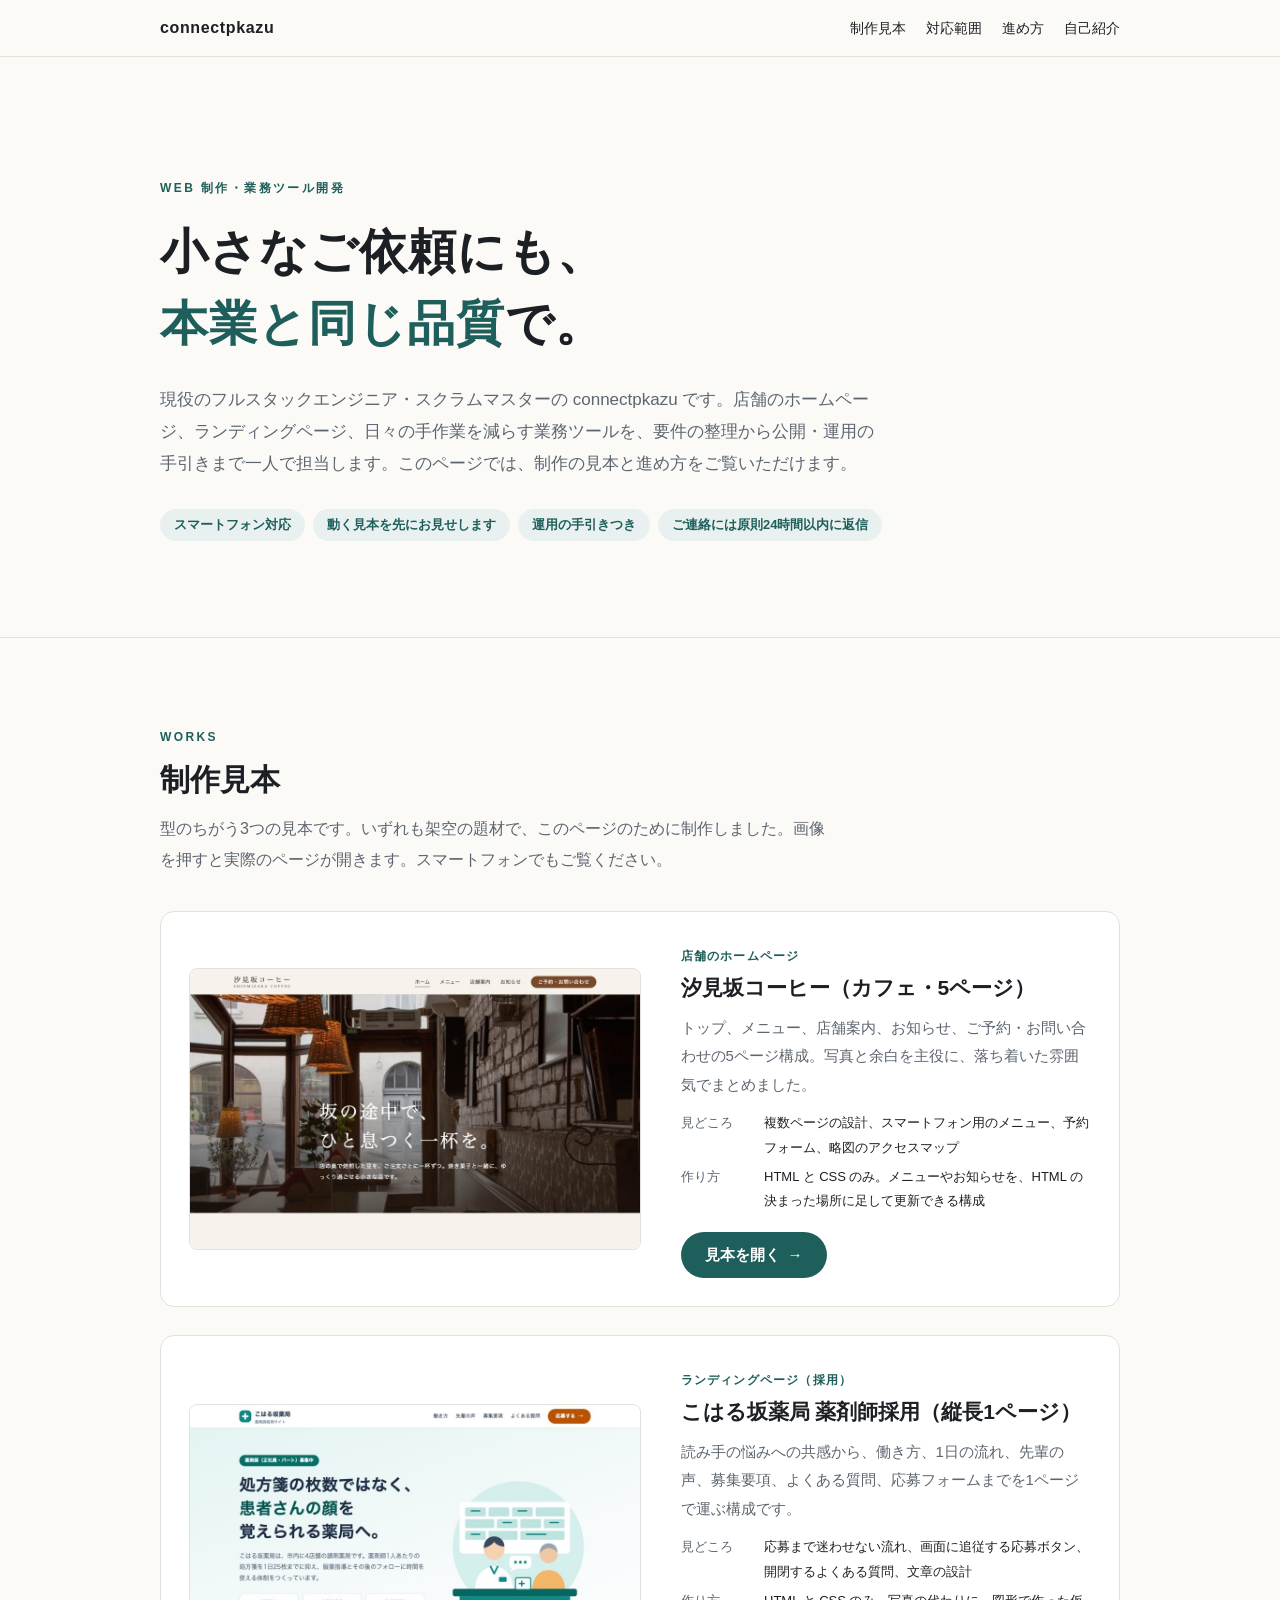
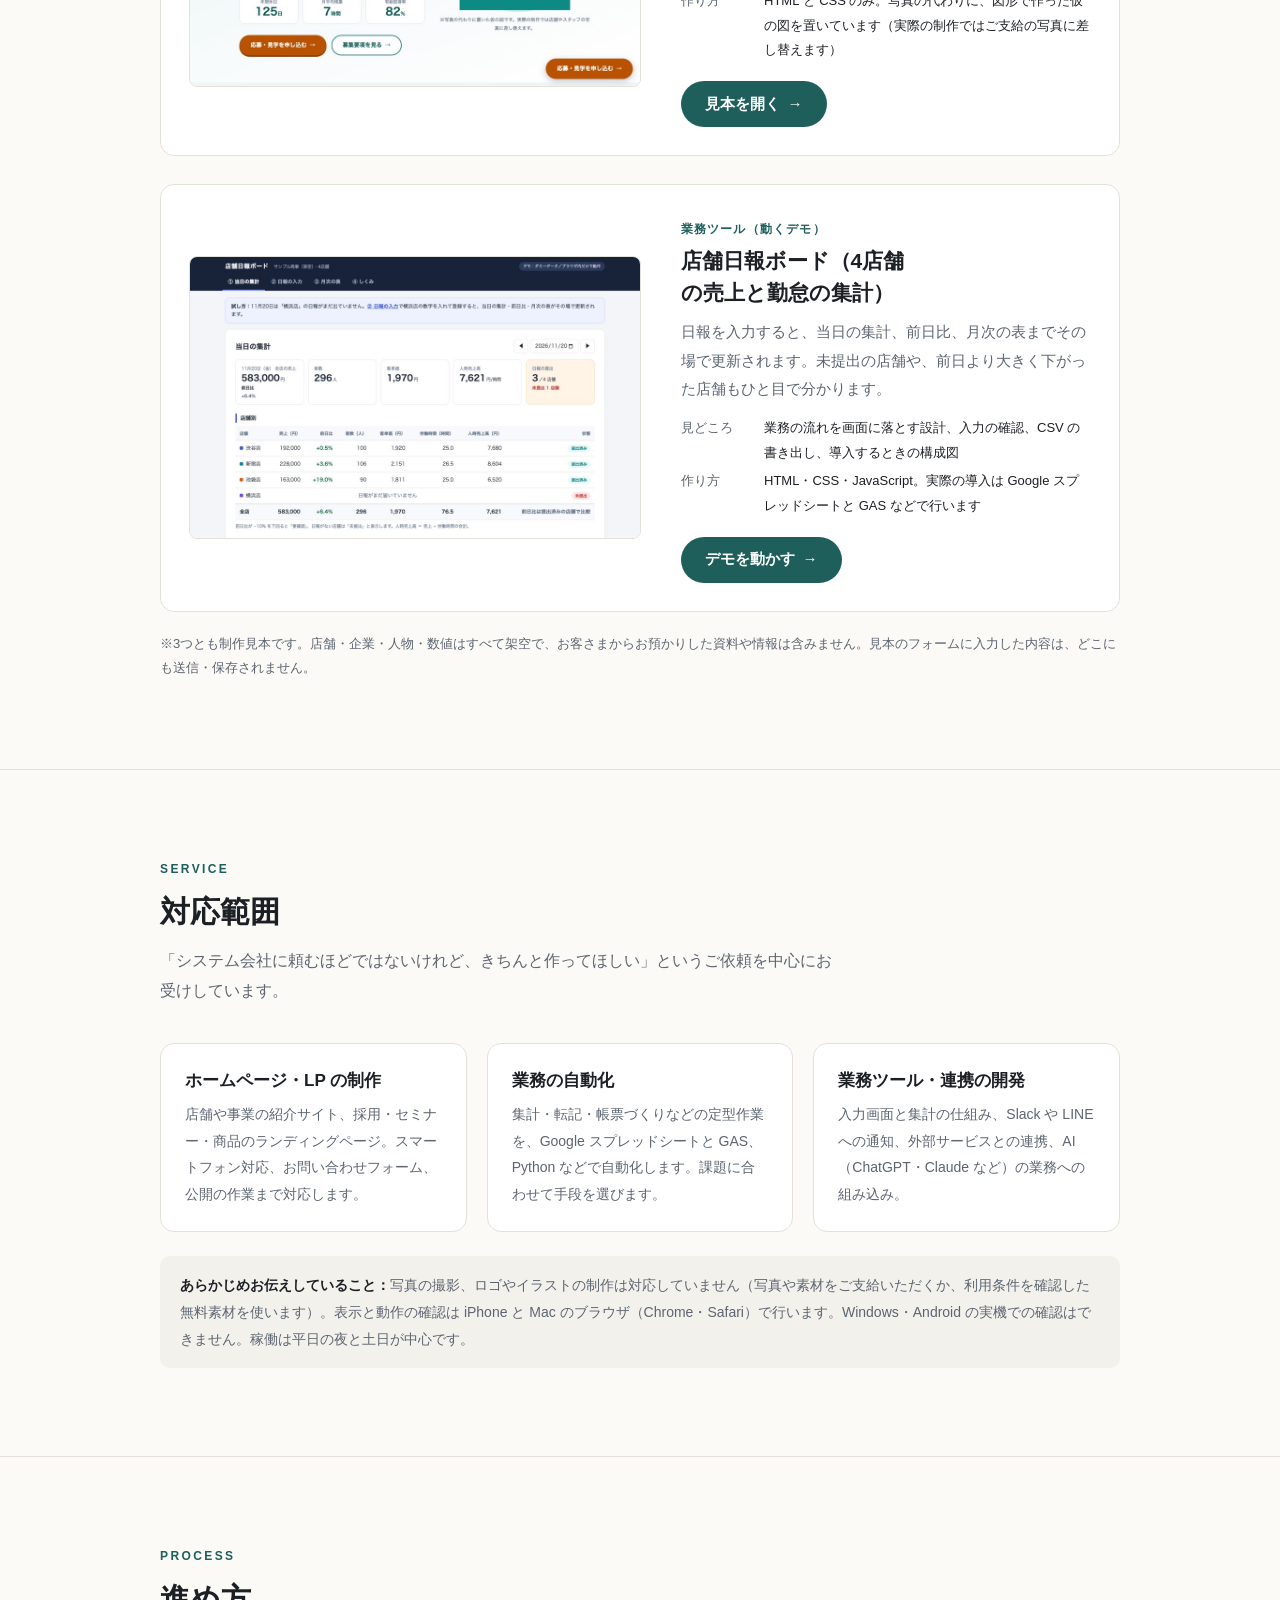
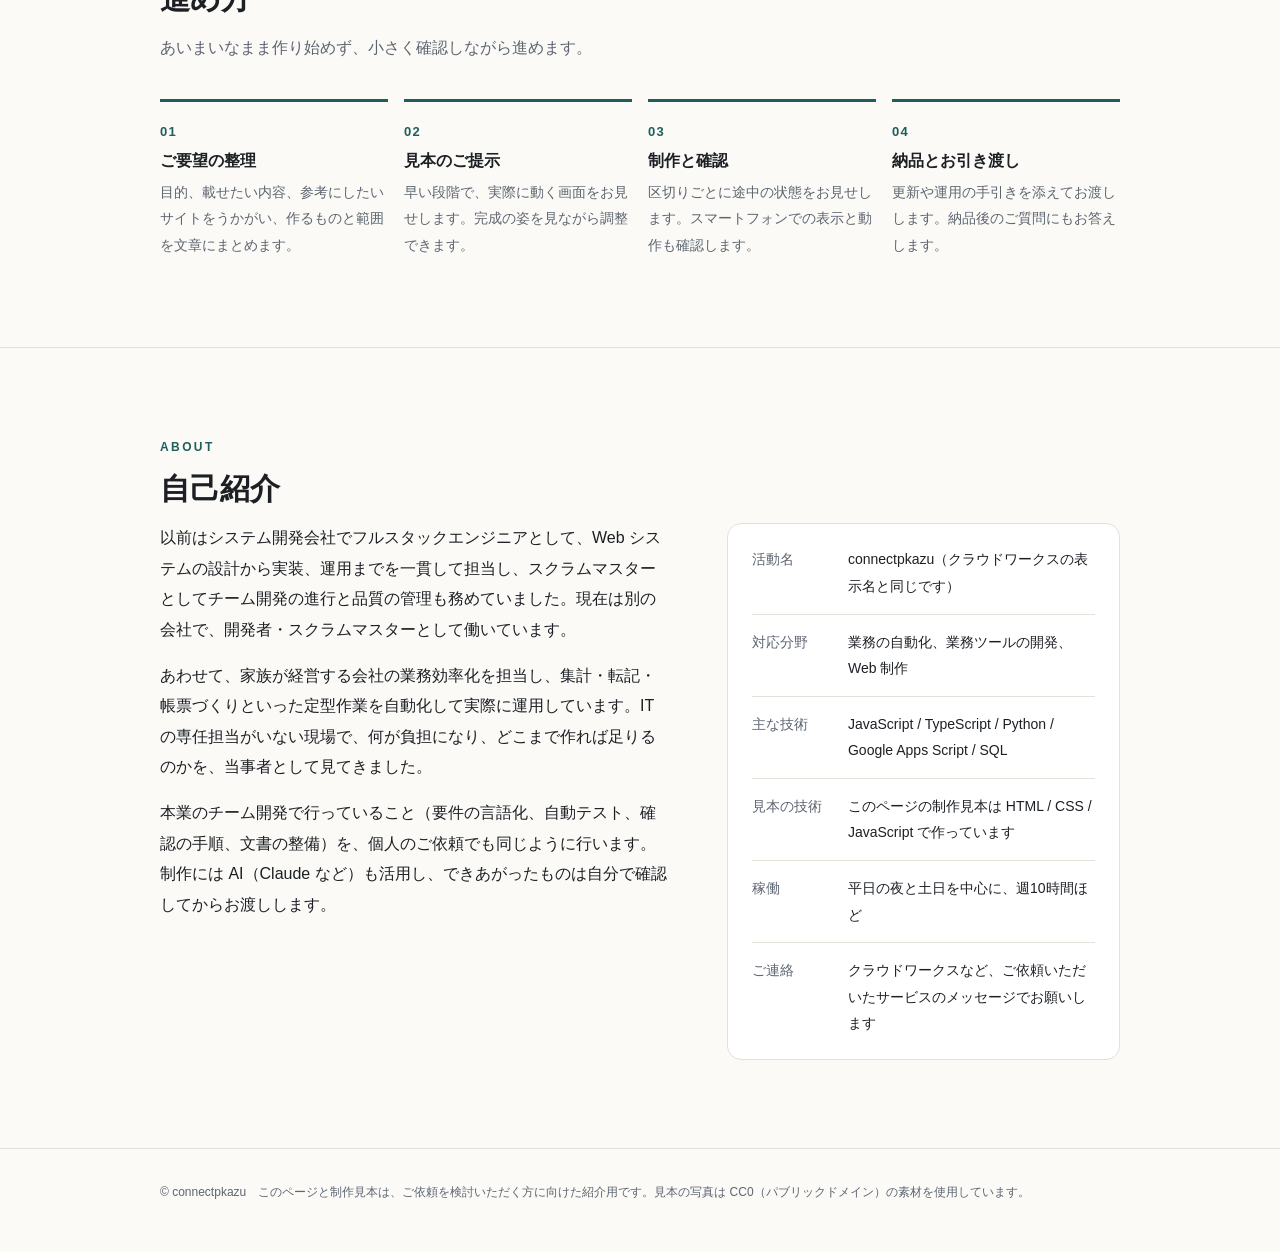
<file: index.html>
<!DOCTYPE html>
<html lang="ja">
<head>
<meta charset="utf-8">
<meta name="viewport" content="width=device-width, initial-scale=1">
<title>connectpkazu｜Web 制作と業務ツール開発の制作見本</title>
<meta name="description" content="現役フルスタックエンジニア connectpkazu の制作見本。店舗サイト、採用 LP、業務ツールのデモと、対応範囲・進め方をまとめています。">
<meta name="robots" content="noindex">
<style>
:root { --ink: #1c1f24; --soft: #5d6570; --bg: #fbfaf7; --card: #fff; --line: #e4e1da; --acc: #1f5f5b; --acc-soft: #e8f1f0;
  --font: "Hiragino Kaku Gothic ProN", "Hiragino Sans", "Yu Gothic", "Noto Sans JP", Meiryo, sans-serif; }
*, *::before, *::after { box-sizing: border-box; }
html { scroll-behavior: smooth; -webkit-text-size-adjust: 100%; }
body { margin: 0; background: var(--bg); color: var(--ink); font-family: var(--font); font-size: 16px; line-height: 1.9; }
h1, h2, h3, p, ul, ol { margin: 0; padding: 0; }
h1, h2, h3 { line-height: 1.5; text-wrap: balance; }
ul, ol { list-style: none; }
a { color: var(--acc); }
img { max-width: 100%; height: auto; display: block; }
:focus-visible { outline: 3px solid var(--acc); outline-offset: 2px; }
.wrap { max-width: 1000px; margin: 0 auto; padding: 0 20px; }
.sec { padding: clamp(48px, 8vw, 88px) 0; border-top: 1px solid var(--line); scroll-margin-top: 56px; }
.label { font-size: 12px; letter-spacing: .2em; color: var(--acc); font-weight: 700; margin-bottom: 8px; }
.h2 { font-size: clamp(22px, 3.2vw, 30px); margin-bottom: 12px; }
.lead { color: var(--soft); max-width: 42em; margin-bottom: 36px; }

.head { position: sticky; top: 0; background: rgba(251, 250, 247, .95); border-bottom: 1px solid var(--line); z-index: 10; }
.head .wrap { display: flex; justify-content: space-between; align-items: center; height: 56px; }
.head b { letter-spacing: .04em; }
.head nav { display: flex; gap: 20px; font-size: 14px; }
.head nav a { color: var(--ink); text-decoration: none; }
.head nav a:hover { color: var(--acc); }

.hero { padding: clamp(56px, 10vw, 120px) 0 clamp(48px, 8vw, 96px); }
.hero p.label { margin-bottom: 16px; }
.hero h1 { font-size: clamp(28px, 5vw, 48px); letter-spacing: .02em; margin-bottom: 24px; }
.hero h1 span { color: var(--acc); }
.hero .lead { font-size: clamp(15px, 1.8vw, 17px); margin-bottom: 28px; }
.chips { display: flex; flex-wrap: wrap; gap: 8px; }
.chips li { font-size: 13px; background: var(--acc-soft); color: var(--acc); border-radius: 999px; padding: 4px 14px; font-weight: 700; }

.works { display: grid; gap: 28px; }
.work { display: grid; grid-template-columns: 1.1fr 1fr; gap: clamp(20px, 4vw, 40px); background: var(--card); border: 1px solid var(--line); border-radius: 14px; padding: clamp(16px, 3vw, 28px); align-items: center; }
.work__img { border: 1px solid var(--line); border-radius: 8px; overflow: hidden; display: block; }
.work__img img { width: 100%; aspect-ratio: 16 / 10; object-fit: cover; object-position: top; transition: transform .3s; }
.work__img:hover img { transform: scale(1.02); }
.work__kind { font-size: 12px; font-weight: 700; color: var(--acc); letter-spacing: .1em; }
.work h3 { font-size: 21px; margin: 2px 0 10px; }
.work p { font-size: 15px; color: var(--soft); margin-bottom: 12px; }
.work dl { margin: 0 0 18px; font-size: 13px; display: grid; grid-template-columns: 5.5em 1fr; gap: 4px 12px; }
.work dt { color: var(--soft); }
.work dd { margin: 0; }
.btn { display: inline-flex; align-items: center; min-height: 46px; padding: 8px 24px; border-radius: 999px; background: var(--acc); color: #fff; text-decoration: none; font-weight: 700; font-size: 15px; }
.btn:hover { background: #174946; }
.btn::after { content: "→"; margin-left: 8px; font-weight: 400; }
.note { font-size: 13px; color: var(--soft); margin-top: 20px; }

.can { display: grid; grid-template-columns: repeat(3, 1fr); gap: 20px; }
.can li { background: var(--card); border: 1px solid var(--line); border-radius: 14px; padding: 24px; }
.can h3 { font-size: 17px; margin-bottom: 8px; }
.can p { font-size: 14px; color: var(--soft); }
.out { margin-top: 24px; font-size: 14px; color: var(--soft); background: #f3f1ec; border-radius: 10px; padding: 16px 20px; }
.out b { color: var(--ink); }

.steps { display: grid; grid-template-columns: repeat(4, 1fr); gap: 16px; counter-reset: s; }
.steps li { counter-increment: s; border-top: 3px solid var(--acc); padding-top: 14px; }
.steps li::before { content: "0" counter(s); font-size: 13px; font-weight: 700; color: var(--acc); letter-spacing: .1em; }
.steps h3 { font-size: 16px; margin: 2px 0 6px; }
.steps p { font-size: 14px; color: var(--soft); }

.about { display: grid; grid-template-columns: 1.3fr 1fr; gap: clamp(24px, 5vw, 56px); }
.about p { margin-bottom: 1em; }
.facts { background: var(--card); border: 1px solid var(--line); border-radius: 14px; padding: 8px 24px; align-self: start; }
.facts li { padding: 14px 0; border-bottom: 1px solid var(--line); font-size: 14px; display: grid; grid-template-columns: 6em 1fr; gap: 12px; }
.facts li:last-child { border-bottom: 0; }
.facts span { color: var(--soft); }

.foot { border-top: 1px solid var(--line); padding: 32px 0 48px; font-size: 12px; color: var(--soft); }

@media (max-width: 760px) {
  body { font-size: 15px; }
  .head nav a:nth-child(n+3) { display: none; }
  .work, .about { grid-template-columns: 1fr; }
  .can { grid-template-columns: 1fr; gap: 12px; }
  .steps { grid-template-columns: 1fr 1fr; gap: 24px 16px; }
}
@media (prefers-reduced-motion: reduce) { html { scroll-behavior: auto; } .work__img img { transition: none; } }
</style>
</head>
<body>

<header class="head">
  <div class="wrap">
    <b>connectpkazu</b>
    <nav aria-label="ページ内メニュー">
      <a href="#works">制作見本</a>
      <a href="#can">対応範囲</a>
      <a href="#flow">進め方</a>
      <a href="#about">自己紹介</a>
    </nav>
  </div>
</header>

<main>
  <section class="hero">
    <div class="wrap">
      <p class="label">WEB 制作・業務ツール開発</p>
      <h1>小さなご依頼にも、<br><span>本業と同じ品質</span>で。</h1>
      <p class="lead">現役のフルスタックエンジニア・スクラムマスターの connectpkazu です。店舗のホームページ、ランディングページ、日々の手作業を減らす業務ツールを、要件の整理から公開・運用の手引きまで一人で担当します。このページでは、制作の見本と進め方をご覧いただけます。</p>
      <ul class="chips">
        <li>スマートフォン対応</li>
        <li>動く見本を先にお見せします</li>
        <li>運用の手引きつき</li>
        <li>ご連絡には原則24時間以内に返信</li>
      </ul>
    </div>
  </section>

  <section class="sec" id="works">
    <div class="wrap">
      <p class="label">WORKS</p>
      <h2 class="h2">制作見本</h2>
      <p class="lead">型のちがう3つの見本です。いずれも架空の題材で、このページのために制作しました。画像を押すと実際のページが開きます。スマートフォンでもご覧ください。</p>
      <div class="works">
        <article class="work">
          <a class="work__img" href="cafe/index.html"><img src="assets/cafe.jpg" alt="汐見坂コーヒーのトップページの画面" width="960" height="600"></a>
          <div>
            <span class="work__kind">店舗のホームページ</span>
            <h3>汐見坂コーヒー（カフェ・5ページ）</h3>
            <p>トップ、メニュー、店舗案内、お知らせ、ご予約・お問い合わせの5ページ構成。写真と余白を主役に、落ち着いた雰囲気でまとめました。</p>
            <dl>
              <dt>見どころ</dt><dd>複数ページの設計、スマートフォン用のメニュー、予約フォーム、略図のアクセスマップ</dd>
              <dt>作り方</dt><dd>HTML と CSS のみ。メニューやお知らせを、HTML の決まった場所に足して更新できる構成</dd>
            </dl>
            <a class="btn" href="cafe/index.html">見本を開く</a>
          </div>
        </article>
        <article class="work">
          <a class="work__img" href="pharmacy-recruit/index.html"><img src="assets/pharmacy-recruit.jpg" alt="こはる坂薬局 薬剤師採用ページの画面" width="960" height="600"></a>
          <div>
            <span class="work__kind">ランディングページ（採用）</span>
            <h3>こはる坂薬局 薬剤師採用（縦長1ページ）</h3>
            <p>読み手の悩みへの共感から、働き方、1日の流れ、先輩の声、募集要項、よくある質問、応募フォームまでを1ページで運ぶ構成です。</p>
            <dl>
              <dt>見どころ</dt><dd>応募まで迷わせない流れ、画面に追従する応募ボタン、開閉するよくある質問、文章の設計</dd>
              <dt>作り方</dt><dd>HTML と CSS のみ。写真の代わりに、図形で作った仮の図を置いています（実際の制作ではご支給の写真に差し替えます）</dd>
            </dl>
            <a class="btn" href="pharmacy-recruit/index.html">見本を開く</a>
          </div>
        </article>
        <article class="work">
          <a class="work__img" href="ops-demo/index.html"><img src="assets/ops-demo.jpg" alt="店舗日報ボードの当日の集計画面" width="960" height="600"></a>
          <div>
            <span class="work__kind">業務ツール（動くデモ）</span>
            <h3>店舗日報ボード（4店舗の売上と勤怠の集計）</h3>
            <p>日報を入力すると、当日の集計、前日比、月次の表までその場で更新されます。未提出の店舗や、前日より大きく下がった店舗もひと目で分かります。</p>
            <dl>
              <dt>見どころ</dt><dd>業務の流れを画面に落とす設計、入力の確認、CSV の書き出し、導入するときの構成図</dd>
              <dt>作り方</dt><dd>HTML・CSS・JavaScript。実際の導入は Google スプレッドシートと GAS などで行います</dd>
            </dl>
            <a class="btn" href="ops-demo/index.html">デモを動かす</a>
          </div>
        </article>
      </div>
      <p class="note">※3つとも制作見本です。店舗・企業・人物・数値はすべて架空で、お客さまからお預かりした資料や情報は含みません。見本のフォームに入力した内容は、どこにも送信・保存されません。</p>
    </div>
  </section>

  <section class="sec" id="can">
    <div class="wrap">
      <p class="label">SERVICE</p>
      <h2 class="h2">対応範囲</h2>
      <p class="lead">「システム会社に頼むほどではないけれど、きちんと作ってほしい」というご依頼を中心にお受けしています。</p>
      <ul class="can">
        <li><h3>ホームページ・LP の制作</h3><p>店舗や事業の紹介サイト、採用・セミナー・商品のランディングページ。スマートフォン対応、お問い合わせフォーム、公開の作業まで対応します。</p></li>
        <li><h3>業務の自動化</h3><p>集計・転記・帳票づくりなどの定型作業を、Google スプレッドシートと GAS、Python などで自動化します。課題に合わせて手段を選びます。</p></li>
        <li><h3>業務ツール・連携の開発</h3><p>入力画面と集計の仕組み、Slack や LINE への通知、外部サービスとの連携、AI（ChatGPT・Claude など）の業務への組み込み。</p></li>
      </ul>
      <p class="out"><b>あらかじめお伝えしていること：</b>写真の撮影、ロゴやイラストの制作は対応していません（写真や素材をご支給いただくか、利用条件を確認した無料素材を使います）。表示と動作の確認は iPhone と Mac のブラウザ（Chrome・Safari）で行います。Windows・Android の実機での確認はできません。稼働は平日の夜と土日が中心です。</p>
    </div>
  </section>

  <section class="sec" id="flow">
    <div class="wrap">
      <p class="label">PROCESS</p>
      <h2 class="h2">進め方</h2>
      <p class="lead">あいまいなまま作り始めず、小さく確認しながら進めます。</p>
      <ol class="steps">
        <li><h3>ご要望の整理</h3><p>目的、載せたい内容、参考にしたいサイトをうかがい、作るものと範囲を文章にまとめます。</p></li>
        <li><h3>見本のご提示</h3><p>早い段階で、実際に動く画面をお見せします。完成の姿を見ながら調整できます。</p></li>
        <li><h3>制作と確認</h3><p>区切りごとに途中の状態をお見せします。スマートフォンでの表示と動作も確認します。</p></li>
        <li><h3>納品とお引き渡し</h3><p>更新や運用の手引きを添えてお渡しします。納品後のご質問にもお答えします。</p></li>
      </ol>
    </div>
  </section>

  <section class="sec" id="about">
    <div class="wrap">
      <p class="label">ABOUT</p>
      <h2 class="h2">自己紹介</h2>
      <div class="about">
        <div>
          <p>以前はシステム開発会社でフルスタックエンジニアとして、Web システムの設計から実装、運用までを一貫して担当し、スクラムマスターとしてチーム開発の進行と品質の管理も務めていました。現在は別の会社で、開発者・スクラムマスターとして働いています。</p>
          <p>あわせて、家族が経営する会社の業務効率化を担当し、集計・転記・帳票づくりといった定型作業を自動化して実際に運用しています。IT の専任担当がいない現場で、何が負担になり、どこまで作れば足りるのかを、当事者として見てきました。</p>
          <p>本業のチーム開発で行っていること（要件の言語化、自動テスト、確認の手順、文書の整備）を、個人のご依頼でも同じように行います。制作には AI（Claude など）も活用し、できあがったものは自分で確認してからお渡しします。</p>
        </div>
        <ul class="facts">
          <li><span>活動名</span>connectpkazu（クラウドワークスの表示名と同じです）</li>
          <li><span>対応分野</span>業務の自動化、業務ツールの開発、Web 制作</li>
          <li><span>主な技術</span>JavaScript / TypeScript / Python / Google Apps Script / SQL</li>
          <li><span>見本の技術</span>このページの制作見本は HTML / CSS / JavaScript で作っています</li>
          <li><span>稼働</span>平日の夜と土日を中心に、週10時間ほど</li>
          <li><span>ご連絡</span>クラウドワークスなど、ご依頼いただいたサービスのメッセージでお願いします</li>
        </ul>
      </div>
    </div>
  </section>
</main>

<footer class="foot">
  <div class="wrap">
    <p>© connectpkazu　このページと制作見本は、ご依頼を検討いただく方に向けた紹介用です。見本の写真は CC0（パブリックドメイン）の素材を使用しています。</p>
  </div>
</footer>
</body>
</html>
</file>
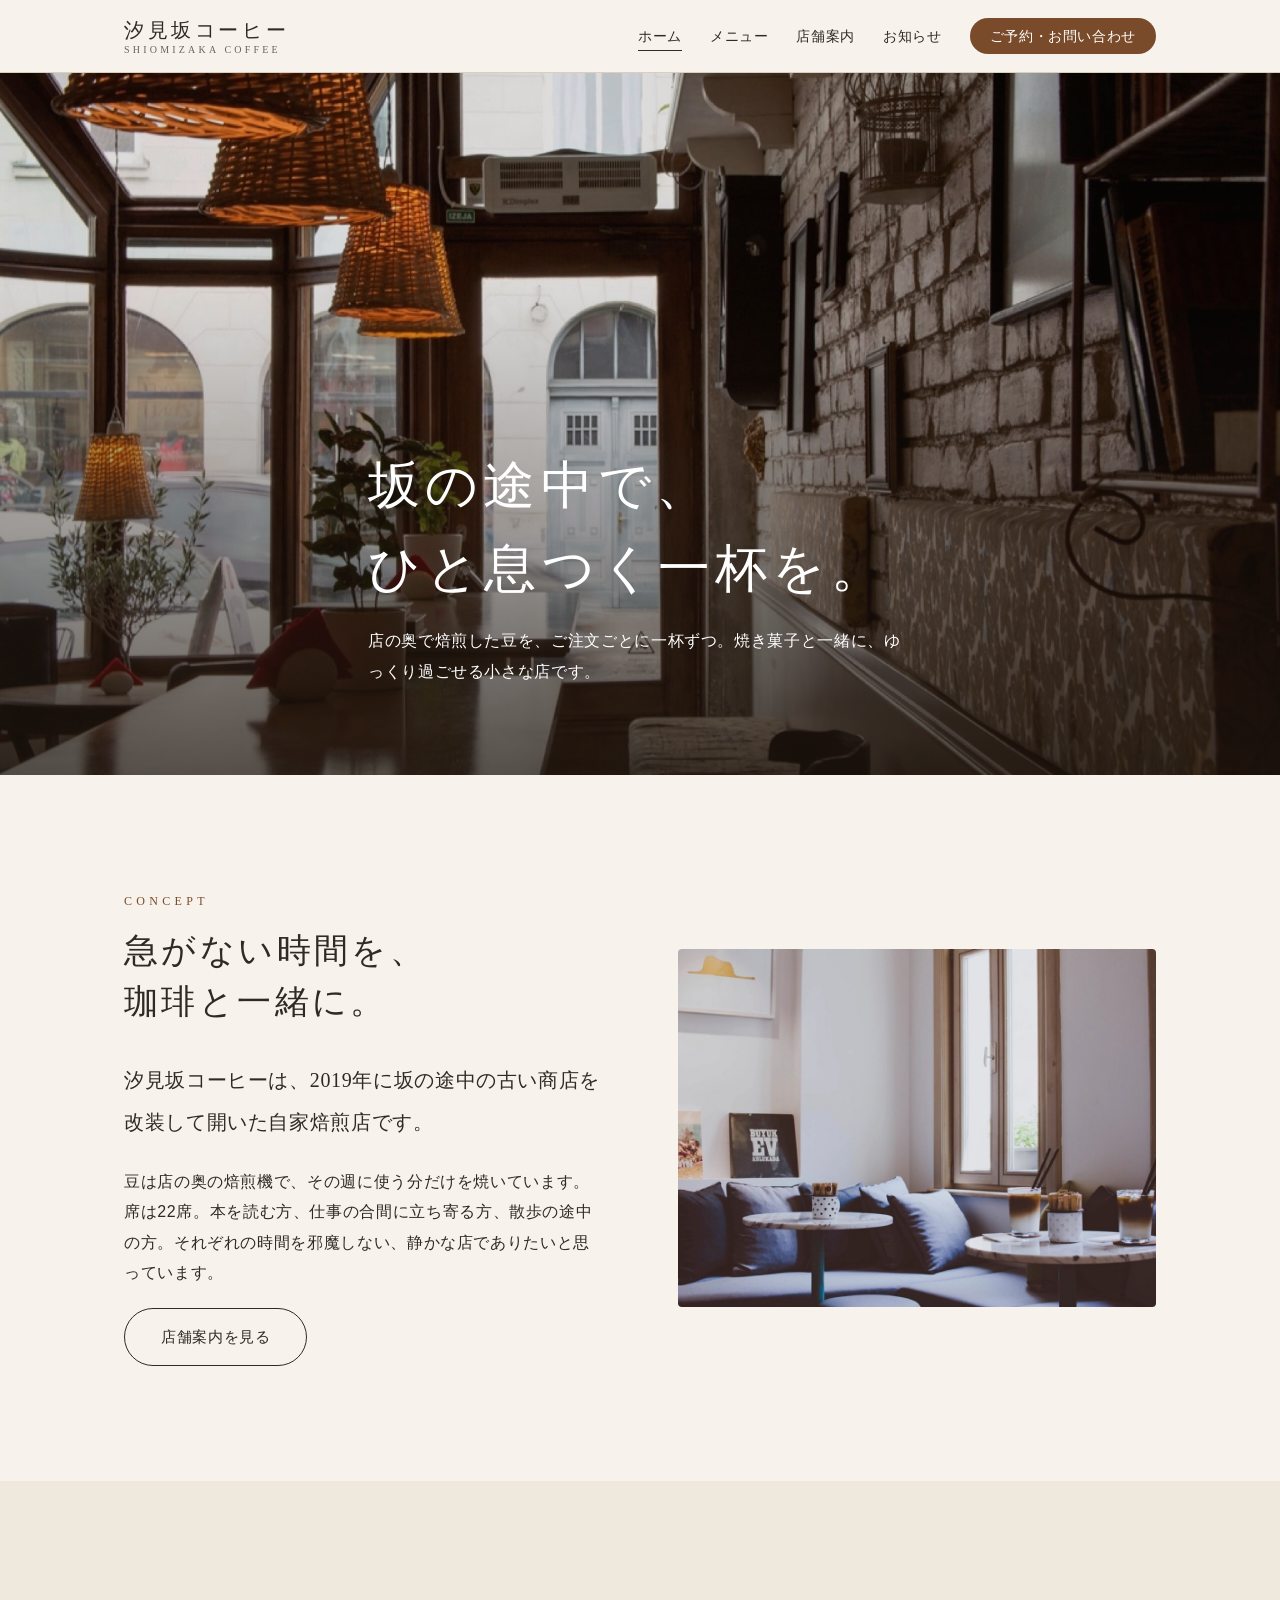
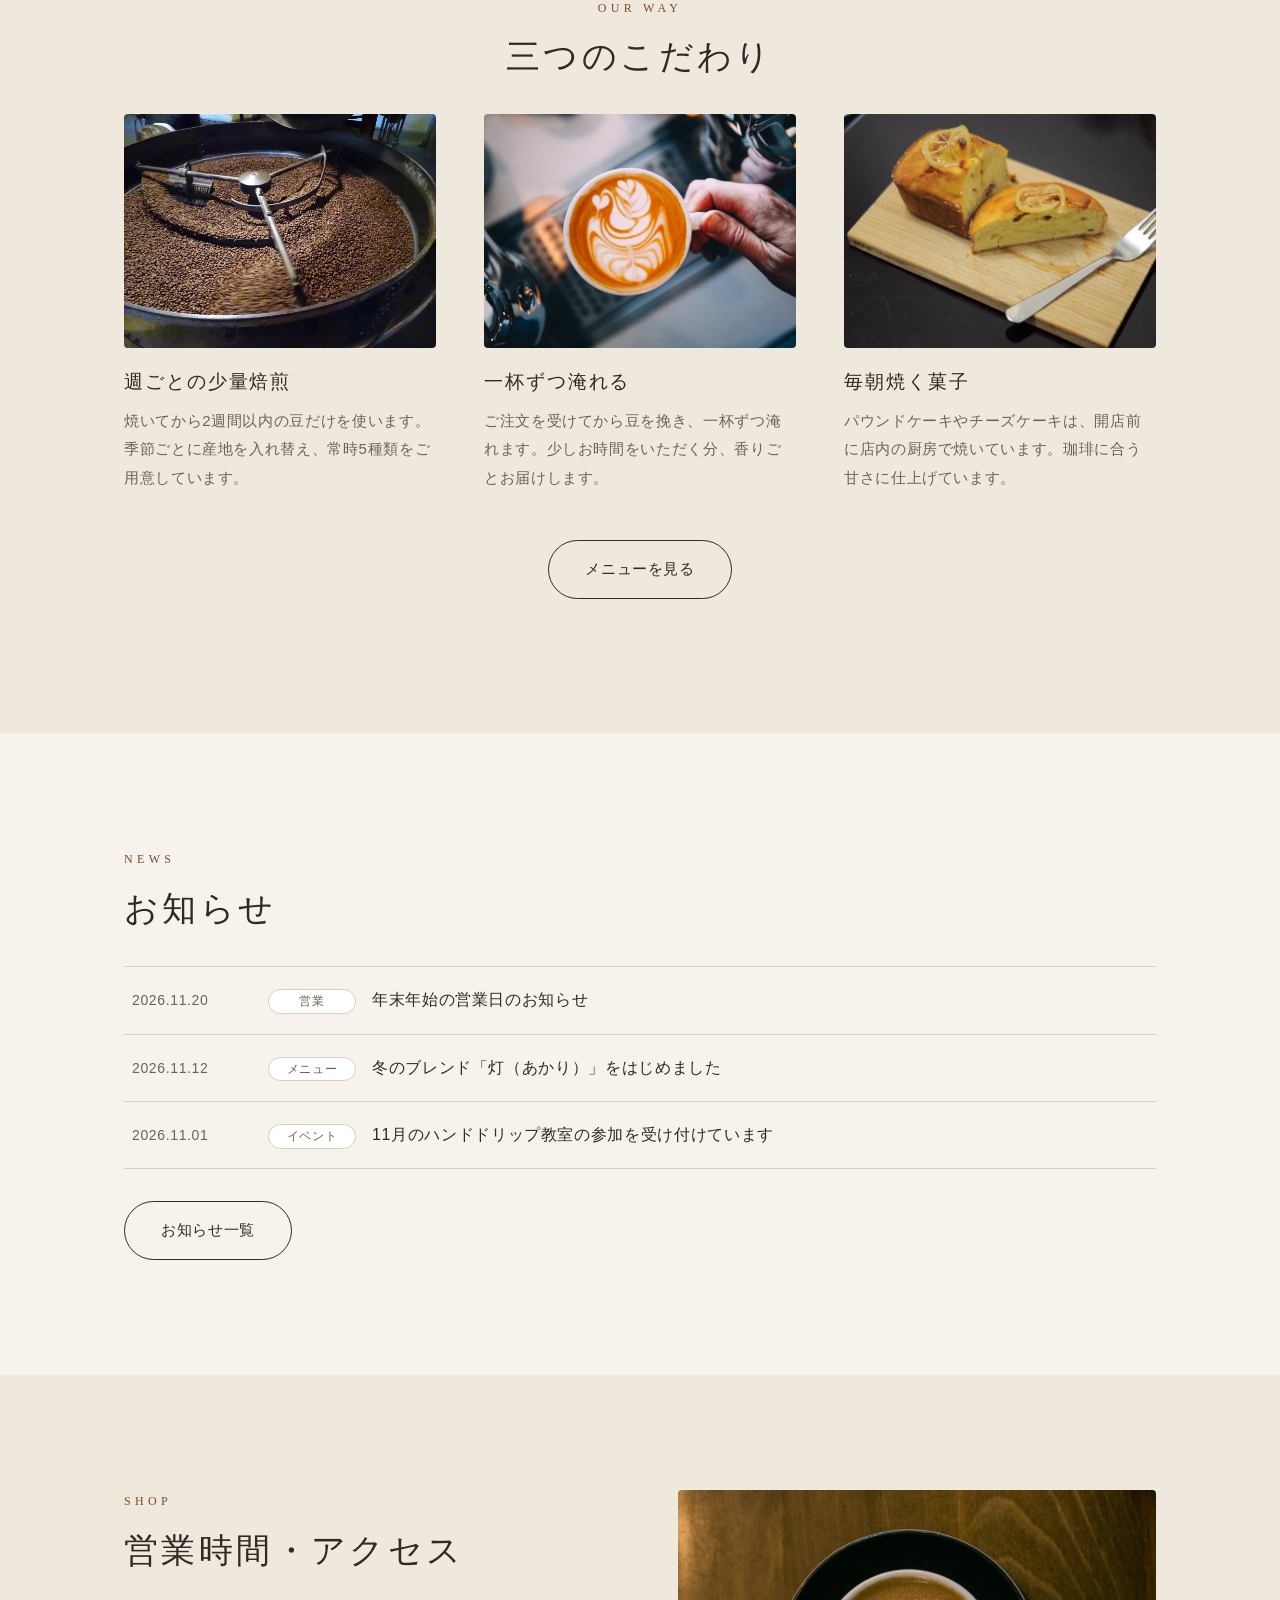
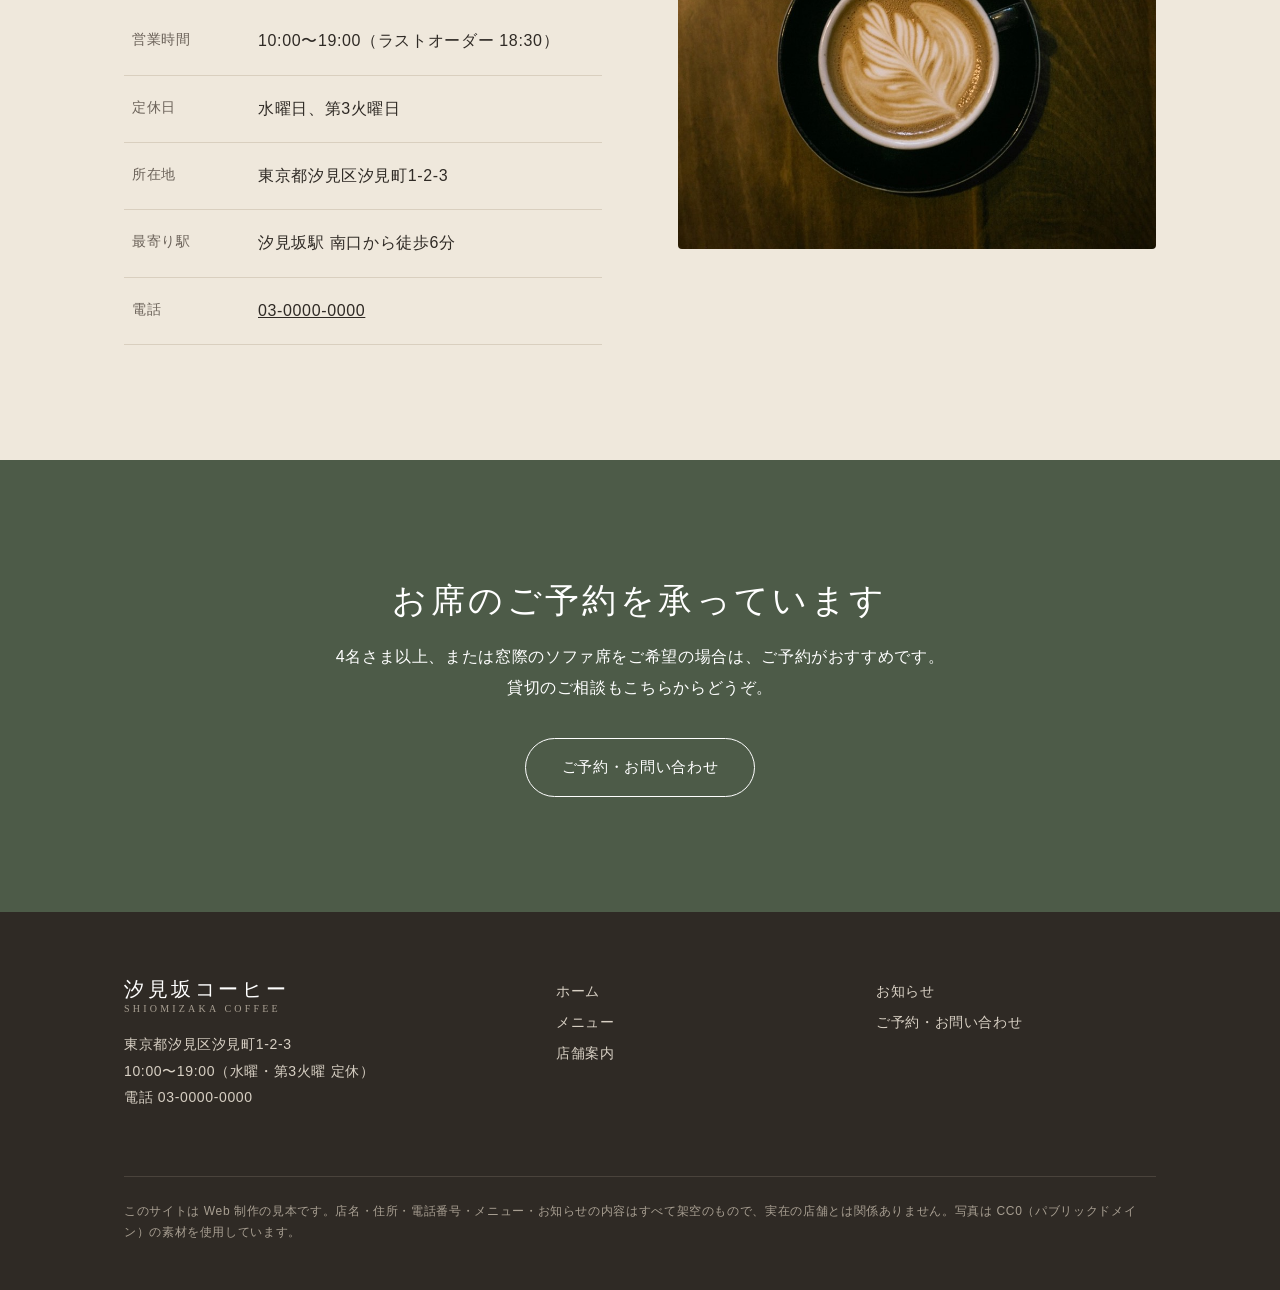
<file: cafe/index.html>
<!DOCTYPE html>
<html lang="ja">
<head>
<meta charset="utf-8">
<meta name="viewport" content="width=device-width, initial-scale=1">
<title>汐見坂コーヒー｜自家焙煎の珈琲と焼き菓子の店（制作見本）</title>
<meta name="description" content="坂の途中の小さな自家焙煎店、汐見坂コーヒー。毎朝焼く菓子と一杯ずつ淹れる珈琲をご用意しています。※架空の店舗を題材にした Web 制作の見本です。">
<meta name="robots" content="noindex">
<link rel="stylesheet" href="style.css">
</head>
<body>
<a class="skip" href="#main">本文へ移動</a>

<header class="header">
  <div class="wrap header__in">
    <a class="logo" href="index.html"><span class="logo__ja">汐見坂コーヒー</span><span class="logo__en">SHIOMIZAKA COFFEE</span></a>
    <input class="nav__toggle" type="checkbox" id="nav-toggle" aria-label="メニューを開く">
    <label class="nav__btn" for="nav-toggle">MENU</label>
    <nav class="nav" aria-label="サイト内メニュー">
      <ul class="nav__list">
        <li><a href="index.html" aria-current="page">ホーム</a></li>
        <li><a href="menu.html">メニュー</a></li>
        <li><a href="access.html">店舗案内</a></li>
        <li><a href="news.html">お知らせ</a></li>
        <li><a class="nav__cta" href="contact.html">ご予約・お問い合わせ</a></li>
      </ul>
    </nav>
  </div>
</header>

<main id="main">
  <section class="hero">
    <img src="img/hero.jpg" alt="窓から光が入る店内。籐の照明の下に木のテーブルが並ぶ" width="1800" height="1200" fetchpriority="high">
    <div class="wrap hero__body">
      <h1>坂の途中で、<br>ひと息つく一杯を。</h1>
      <p>店の奥で焙煎した豆を、ご注文ごとに一杯ずつ。焼き菓子と一緒に、ゆっくり過ごせる小さな店です。</p>
    </div>
  </section>

  <section class="section">
    <div class="wrap split">
      <div>
        <p class="eyebrow">Concept</p>
        <h2 class="title">急がない時間を、<br>珈琲と一緒に。</h2>
        <p class="lead">汐見坂コーヒーは、2019年に坂の途中の古い商店を改装して開いた自家焙煎店です。</p>
        <p>豆は店の奥の焙煎機で、その週に使う分だけを焼いています。席は22席。本を読む方、仕事の合間に立ち寄る方、散歩の途中の方。それぞれの時間を邪魔しない、静かな店でありたいと思っています。</p>
        <a class="btn" href="access.html">店舗案内を見る</a>
      </div>
      <img src="img/lounge.jpg" alt="窓際のソファ席。丸テーブルにカフェラテが2つ置かれている" width="1200" height="794" loading="lazy">
    </div>
  </section>

  <section class="section section--soft">
    <div class="wrap">
      <p class="eyebrow center">Our way</p>
      <h2 class="title center">三つのこだわり</h2>
      <ul class="cards">
        <li class="card">
          <img src="img/roaster.jpg" alt="焙煎機の中で攪拌される珈琲豆" width="1200" height="900" loading="lazy">
          <h3>週ごとの少量焙煎</h3>
          <p>焼いてから2週間以内の豆だけを使います。季節ごとに産地を入れ替え、常時5種類をご用意しています。</p>
        </li>
        <li class="card">
          <img src="img/barista.jpg" alt="ラテアートを描いたカップを持つ手元" width="1200" height="800" loading="lazy">
          <h3>一杯ずつ淹れる</h3>
          <p>ご注文を受けてから豆を挽き、一杯ずつ淹れます。少しお時間をいただく分、香りごとお届けします。</p>
        </li>
        <li class="card">
          <img src="img/poundcake.jpg" alt="木の皿にのったレモンのパウンドケーキ" width="1000" height="664" loading="lazy">
          <h3>毎朝焼く菓子</h3>
          <p>パウンドケーキやチーズケーキは、開店前に店内の厨房で焼いています。珈琲に合う甘さに仕上げています。</p>
        </li>
      </ul>
      <p class="center" style="margin-top:48px"><a class="btn" href="menu.html">メニューを見る</a></p>
    </div>
  </section>

  <section class="section">
    <div class="wrap">
      <p class="eyebrow">News</p>
      <h2 class="title">お知らせ</h2>
      <!-- お知らせの更新: news.html に記事を足し、ここには新しい順に3件の見出しを置く -->
      <ul class="newslist">
        <li><a href="news.html#n20261120"><time datetime="2026-11-20">2026.11.20</time><span class="tag">営業</span><span>年末年始の営業日のお知らせ</span></a></li>
        <li><a href="news.html#n20261112"><time datetime="2026-11-12">2026.11.12</time><span class="tag">メニュー</span><span>冬のブレンド「灯（あかり）」をはじめました</span></a></li>
        <li><a href="news.html#n20261101"><time datetime="2026-11-01">2026.11.01</time><span class="tag">イベント</span><span>11月のハンドドリップ教室の参加を受け付けています</span></a></li>
      </ul>
      <a class="btn" href="news.html">お知らせ一覧</a>
    </div>
  </section>

  <section class="section section--soft">
    <div class="wrap hours">
      <div>
        <p class="eyebrow">Shop</p>
        <h2 class="title">営業時間・アクセス</h2>
        <table class="table">
          <tr><th scope="row">営業時間</th><td>10:00〜19:00（ラストオーダー 18:30）</td></tr>
          <tr><th scope="row">定休日</th><td>水曜日、第3火曜日</td></tr>
          <tr><th scope="row">所在地</th><td>東京都汐見区汐見町1-2-3</td></tr>
          <tr><th scope="row">最寄り駅</th><td>汐見坂駅 南口から徒歩6分</td></tr>
          <tr><th scope="row">電話</th><td><a href="tel:0300000000">03-0000-0000</a></td></tr>
        </table>
      </div>
      <div>
        <img src="img/latte.jpg" alt="木のテーブルに置かれたカフェラテ" width="1000" height="667" loading="lazy" style="border-radius:4px;aspect-ratio:4/3;object-fit:cover;width:100%">
      </div>
    </div>
  </section>

  <section class="section cta">
    <div class="wrap">
      <h2 class="title">お席のご予約を承っています</h2>
      <p>4名さま以上、または窓際のソファ席をご希望の場合は、ご予約がおすすめです。<br>貸切のご相談もこちらからどうぞ。</p>
      <a class="btn" href="contact.html">ご予約・お問い合わせ</a>
    </div>
  </section>
</main>

<footer class="footer">
  <div class="wrap">
    <div class="footer__grid">
      <div>
        <a class="logo" href="index.html"><span class="logo__ja">汐見坂コーヒー</span><span class="logo__en">SHIOMIZAKA COFFEE</span></a>
        <p style="margin-top:16px">東京都汐見区汐見町1-2-3<br>10:00〜19:00（水曜・第3火曜 定休）<br>電話 03-0000-0000</p>
      </div>
      <ul>
        <li><a href="index.html">ホーム</a></li>
        <li><a href="menu.html">メニュー</a></li>
        <li><a href="access.html">店舗案内</a></li>
      </ul>
      <ul>
        <li><a href="news.html">お知らせ</a></li>
        <li><a href="contact.html">ご予約・お問い合わせ</a></li>
      </ul>
    </div>
    <p class="footer__sample">このサイトは Web 制作の見本です。店名・住所・電話番号・メニュー・お知らせの内容はすべて架空のもので、実在の店舗とは関係ありません。写真は CC0（パブリックドメイン）の素材を使用しています。</p>
  </div>
</footer>
</body>
</html>
</file>
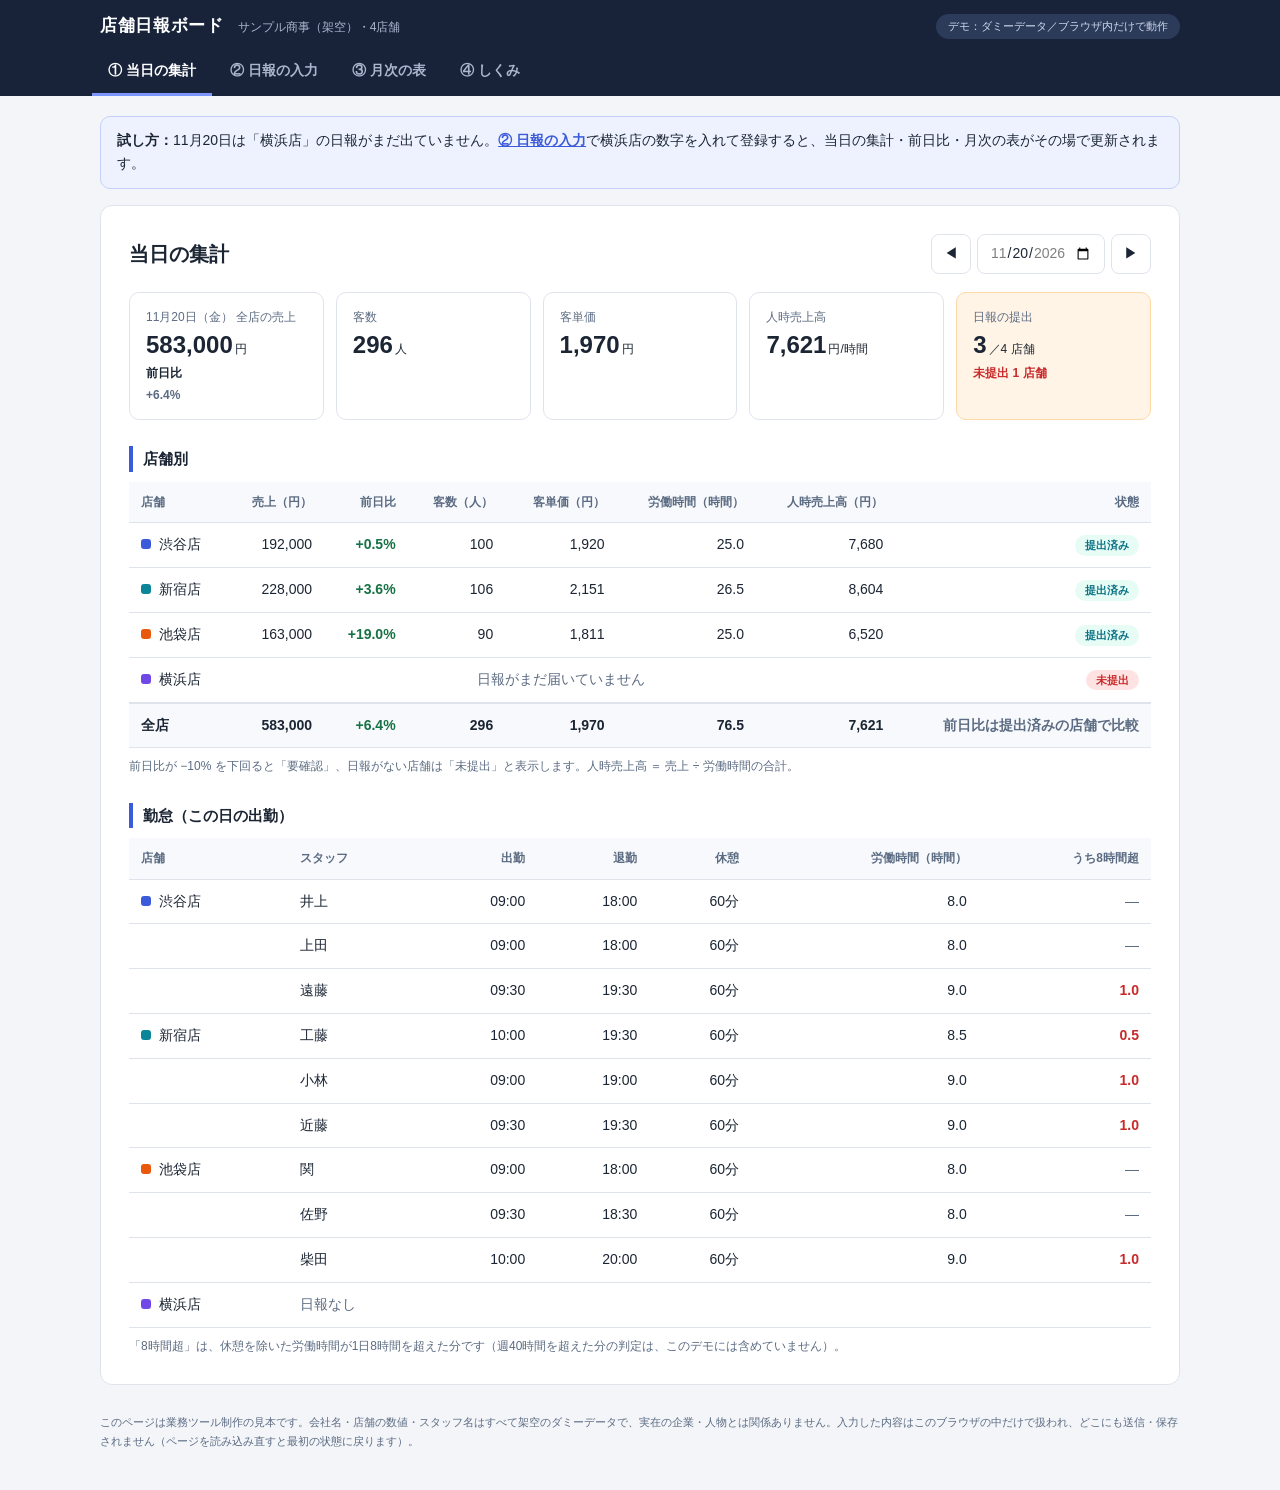
<file: ops-demo/index.html>
<!DOCTYPE html>
<html lang="ja">
<head>
<meta charset="utf-8">
<meta name="viewport" content="width=device-width, initial-scale=1">
<title>店舗日報ボード｜4店舗の売上と勤怠の集計デモ（制作見本）</title>
<meta name="description" content="4店舗の日報（売上・客数・勤怠）を入力すると、当日の集計・前日比・月次の表まで自動で更新される業務ツールのデモです。ブラウザだけで動きます。※架空の会社を題材にした制作見本です。">
<meta name="robots" content="noindex">
<link rel="stylesheet" href="style.css">
</head>
<body>

<header class="top">
  <div class="top__in">
    <div class="top__name">
      <b>店舗日報ボード</b>
      <span>サンプル商事（架空）・4店舗</span>
    </div>
    <span class="badge">デモ：ダミーデータ／ブラウザ内だけで動作</span>
  </div>
  <nav class="tabs" role="tablist" aria-label="画面の切り替え">
    <button role="tab" id="tab-daily" aria-controls="p-daily" aria-selected="true">① 当日の集計</button>
    <button role="tab" id="tab-input" aria-controls="p-input" aria-selected="false">② 日報の入力</button>
    <button role="tab" id="tab-monthly" aria-controls="p-monthly" aria-selected="false">③ 月次の表</button>
    <button role="tab" id="tab-how" aria-controls="p-how" aria-selected="false">④ しくみ</button>
  </nav>
</header>

<main class="main">
  <p class="guide" id="guide">
    <b>試し方：</b>11月20日は「横浜店」の日報がまだ出ていません。<button class="link" id="guide-go">② 日報の入力</button>で横浜店の数字を入れて登録すると、当日の集計・前日比・月次の表がその場で更新されます。
  </p>

  <!-- ① 当日の集計 -->
  <section class="panel" id="p-daily" role="tabpanel" aria-labelledby="tab-daily">
    <div class="bar">
      <h1>当日の集計</h1>
      <div class="datenav">
        <button id="d-prev" aria-label="前の日">◀</button>
        <input type="date" id="d-date" aria-label="集計する日">
        <button id="d-next" aria-label="次の日">▶</button>
      </div>
    </div>
    <div class="kpis" id="kpis"></div>
    <h2>店舗別</h2>
    <div class="scroll"><table class="tbl" id="t-daily"></table></div>
    <p class="hint">前日比が −10% を下回ると「要確認」、日報がない店舗は「未提出」と表示します。人時売上高 ＝ 売上 ÷ 労働時間の合計。</p>
    <h2>勤怠（この日の出勤）</h2>
    <div class="scroll"><table class="tbl" id="t-shifts"></table></div>
    <p class="hint">「8時間超」は、休憩を除いた労働時間が1日8時間を超えた分です（週40時間を超えた分の判定は、このデモには含めていません）。</p>
  </section>

  <!-- ② 日報の入力 -->
  <section class="panel" id="p-input" role="tabpanel" aria-labelledby="tab-input" hidden>
    <div class="bar"><h1>日報の入力</h1></div>
    <form id="form" class="form" novalidate>
      <div class="form__grid">
        <label>日付<input type="date" id="f-date" required></label>
        <label>店舗<select id="f-store" required></select></label>
        <label>売上（円・税込）<input type="number" id="f-sales" inputmode="numeric" min="0" step="1" placeholder="例）131000" max="99999999" required></label>
        <label>客数（人）<input type="number" id="f-cust" inputmode="numeric" min="0" step="1" placeholder="例）71" max="99999" required></label>
      </div>
      <h2>勤怠</h2>
      <div class="scroll">
        <table class="tbl tbl--form">
          <thead><tr><th>スタッフ</th><th>出勤</th><th>退勤</th><th>休憩（分）</th><th>労働時間</th><th></th></tr></thead>
          <tbody id="f-shifts"></tbody>
        </table>
      </div>
      <button type="button" class="btn btn--ghost" id="f-add">＋ スタッフを追加</button>
      <p class="msg" id="f-msg" role="alert"></p>
      <div class="form__foot">
        <button type="submit" class="btn">この内容で登録する</button>
        <button type="button" class="btn btn--ghost" id="f-fill">入力例を入れる</button>
        <span class="hint" id="f-state"></span>
      </div>
    </form>
  </section>

  <!-- ③ 月次の表 -->
  <section class="panel" id="p-monthly" role="tabpanel" aria-labelledby="tab-monthly" hidden>
    <div class="bar">
      <h1>月次の表<small>2026年11月（登録済みの日報から集計）</small></h1>
      <button class="btn btn--ghost" id="m-csv">CSV で書き出す</button>
    </div>
    <h2>日ごとの売上（店舗別の積み上げ）</h2>
    <div class="chart" id="m-chart"></div>
    <h2>店舗別の集計</h2>
    <div class="scroll"><table class="tbl" id="t-month"></table></div>
    <h2>スタッフ別の勤怠</h2>
    <div class="scroll"><table class="tbl" id="t-staff"></table></div>
  </section>

  <!-- ④ しくみ -->
  <section class="panel" id="p-how" role="tabpanel" aria-labelledby="tab-how" hidden>
    <div class="bar"><h1>しくみ<small>実際に導入するときの構成例</small></h1></div>
    <p>このデモはブラウザの中だけで動いていますが、実際の現場では <b>Google スプレッドシートと Google Apps Script（GAS）</b>で同じ流れを作れます。Google アカウントがあれば、新しいシステムの契約や月額の費用なしで始められます。</p>
    <div class="scroll">
      <svg class="flow" viewBox="0 0 900 300" role="img" aria-label="構成図。各店舗が Google フォームで日報を送ると、スプレッドシートにたまり、GAS が毎朝8時台に集計して、集計シートの更新とチャットへの通知を行う">
        <defs><marker id="ar" viewBox="0 0 10 10" refX="9" refY="5" markerWidth="7" markerHeight="7" orient="auto"><path d="M0 0L10 5L0 10z" fill="#5b6b82"/></marker></defs>
        <g font-size="13" fill="#1b2533">
          <g>
            <rect x="10" y="30" width="150" height="46" rx="8" fill="#eef2ff" stroke="#3b5bdb"/><text x="85" y="58" text-anchor="middle">渋谷店</text>
            <rect x="10" y="90" width="150" height="46" rx="8" fill="#eef2ff" stroke="#3b5bdb"/><text x="85" y="118" text-anchor="middle">新宿店</text>
            <rect x="10" y="150" width="150" height="46" rx="8" fill="#eef2ff" stroke="#3b5bdb"/><text x="85" y="178" text-anchor="middle">池袋店</text>
            <rect x="10" y="210" width="150" height="46" rx="8" fill="#eef2ff" stroke="#3b5bdb"/><text x="85" y="238" text-anchor="middle">横浜店</text>
            <text x="85" y="282" text-anchor="middle" fill="#5b6b82" font-size="12">閉店後にスマホで入力</text>
          </g>
          <rect x="230" y="105" width="150" height="76" rx="8" fill="#fff" stroke="#5b6b82"/>
          <text x="305" y="138" text-anchor="middle" font-weight="700">Google フォーム</text>
          <text x="305" y="160" text-anchor="middle" fill="#5b6b82" font-size="12">売上・客数・勤怠</text>
          <rect x="440" y="105" width="160" height="76" rx="8" fill="#fff" stroke="#5b6b82"/>
          <text x="520" y="138" text-anchor="middle" font-weight="700">スプレッドシート</text>
          <text x="520" y="160" text-anchor="middle" fill="#5b6b82" font-size="12">日報シートに1行ずつ追加</text>
          <rect x="440" y="20" width="160" height="56" rx="8" fill="#3b5bdb"/>
          <text x="520" y="44" text-anchor="middle" fill="#fff" font-weight="700">GAS（毎朝8時台）</text>
          <text x="520" y="63" text-anchor="middle" fill="#dbe4ff" font-size="12">集計・前日比・未提出の確認</text>
          <rect x="680" y="60" width="200" height="60" rx="8" fill="#e6fcf5" stroke="#0c8599"/>
          <text x="780" y="86" text-anchor="middle" font-weight="700">集計シート・月次の表</text>
          <text x="780" y="106" text-anchor="middle" fill="#5b6b82" font-size="12">本部がいつでも見られる</text>
          <rect x="680" y="150" width="200" height="60" rx="8" fill="#fff4e6" stroke="#e8590c"/>
          <text x="780" y="176" text-anchor="middle" font-weight="700">チャット・メールへ通知</text>
          <text x="780" y="196" text-anchor="middle" fill="#5b6b82" font-size="12">要確認と未提出だけを知らせる</text>
        </g>
        <g stroke="#5b6b82" stroke-width="1.6" fill="none" marker-end="url(#ar)">
          <path d="M160 53 C200 53 195 130 228 135"/><path d="M160 113 C195 113 200 138 228 141"/>
          <path d="M160 173 C195 173 200 148 228 146"/><path d="M160 233 C200 233 195 156 228 152"/>
          <path d="M380 143 H438"/><path d="M520 105 V78"/>
          <path d="M600 48 C640 48 640 88 678 90"/><path d="M600 56 C650 70 630 178 678 180"/>
        </g>
      </svg>
    </div>
    <div class="cols">
      <div>
        <h2>このデモが再現していること</h2>
        <ul class="list">
          <li>各店舗の日報（売上・客数・出退勤）を1件ずつ受け取る</li>
          <li>全店の合計、前日比、客単価、人時売上高を自動で計算する</li>
          <li>前日比 −10% 超と、日報の未提出を見つけて知らせる</li>
          <li>月次の店舗別・スタッフ別の表を作り、CSV で書き出す</li>
        </ul>
      </div>
      <div>
        <h2>導入の進め方（例）</h2>
        <ol class="list">
          <li>今お使いの日報や集計表を見せていただく（30分ほど）</li>
          <li>このデモのように、まず動く画面を作ってお見せする</li>
          <li>実際のデータで1〜2週間ためし、表の項目を調整する</li>
          <li>操作の手引きをお渡しして運用開始</li>
        </ol>
      </div>
    </div>
  </section>
</main>

<footer class="foot">
  このページは業務ツール制作の見本です。会社名・店舗の数値・スタッフ名はすべて架空のダミーデータで、実在の企業・人物とは関係ありません。入力した内容はこのブラウザの中だけで扱われ、どこにも送信・保存されません（ページを読み込み直すと最初の状態に戻ります）。
</footer>

<script src="app.js"></script>
</body>
</html>
</file>
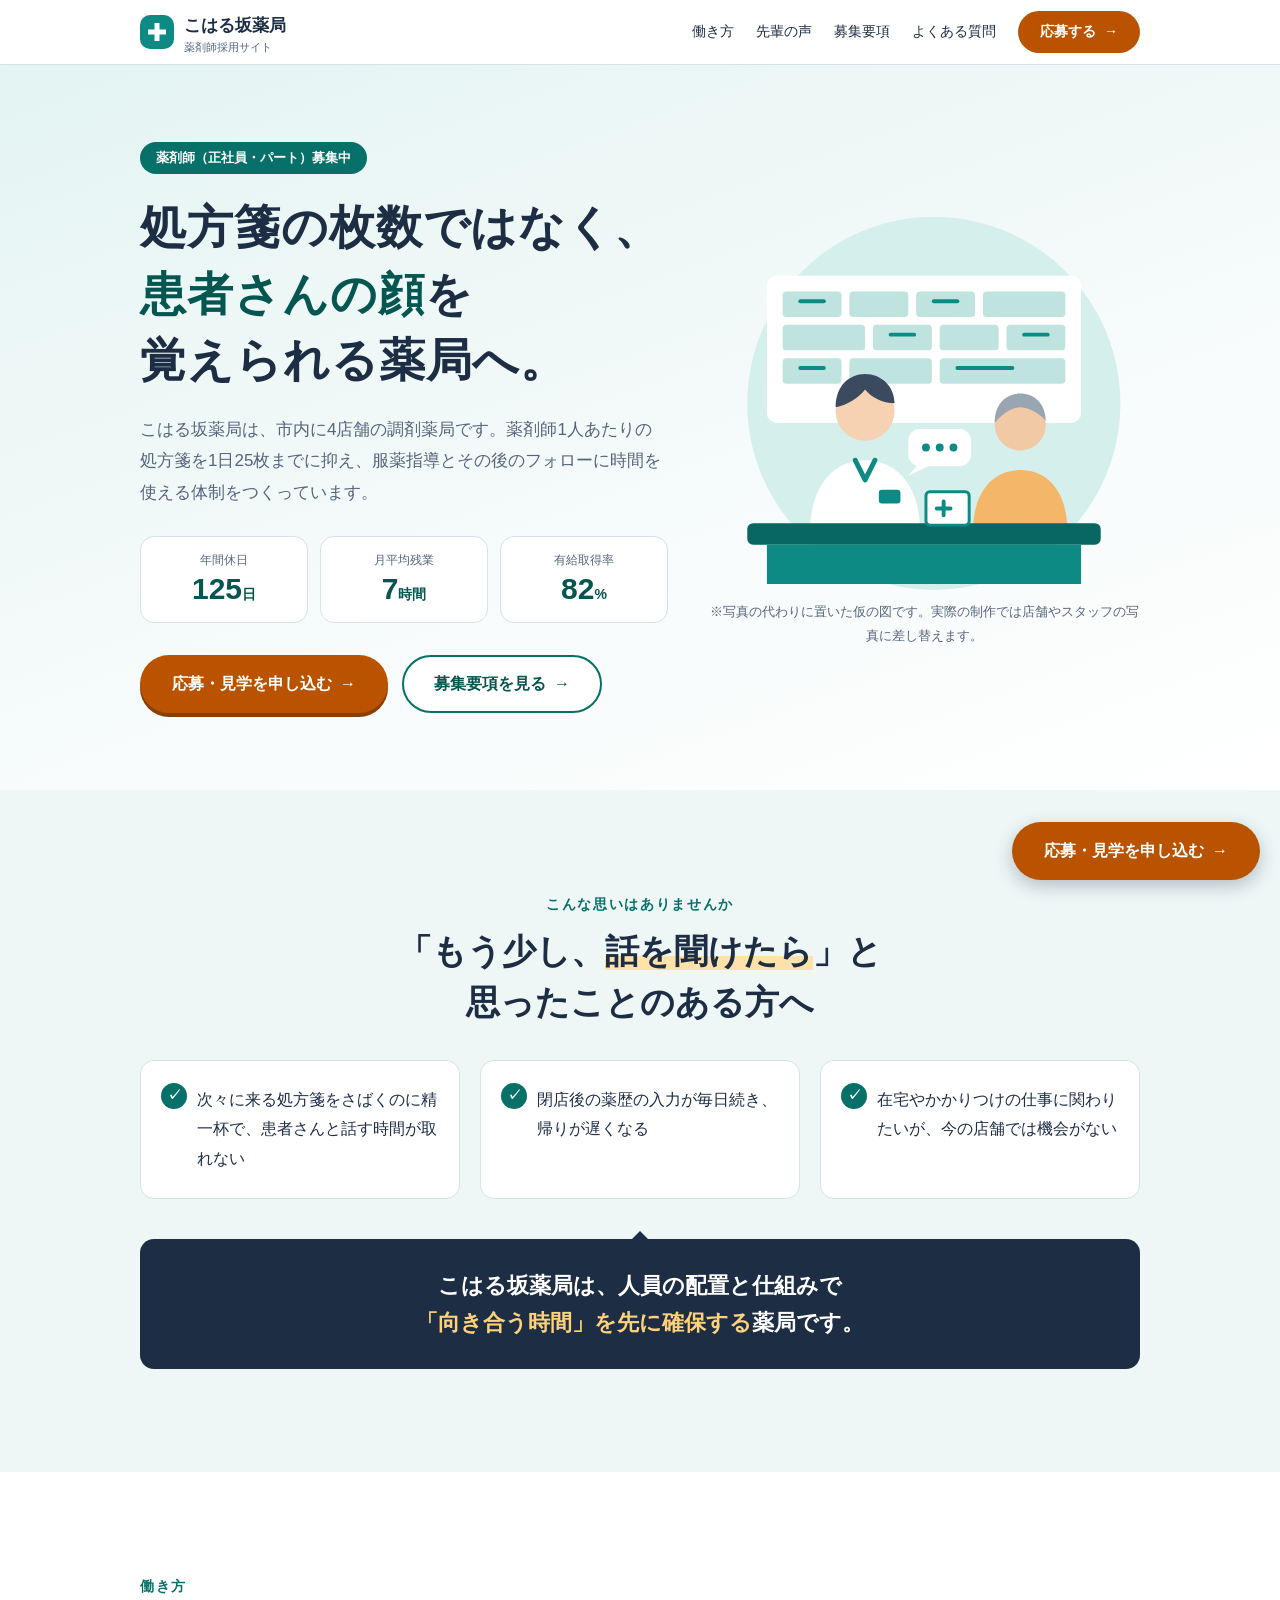
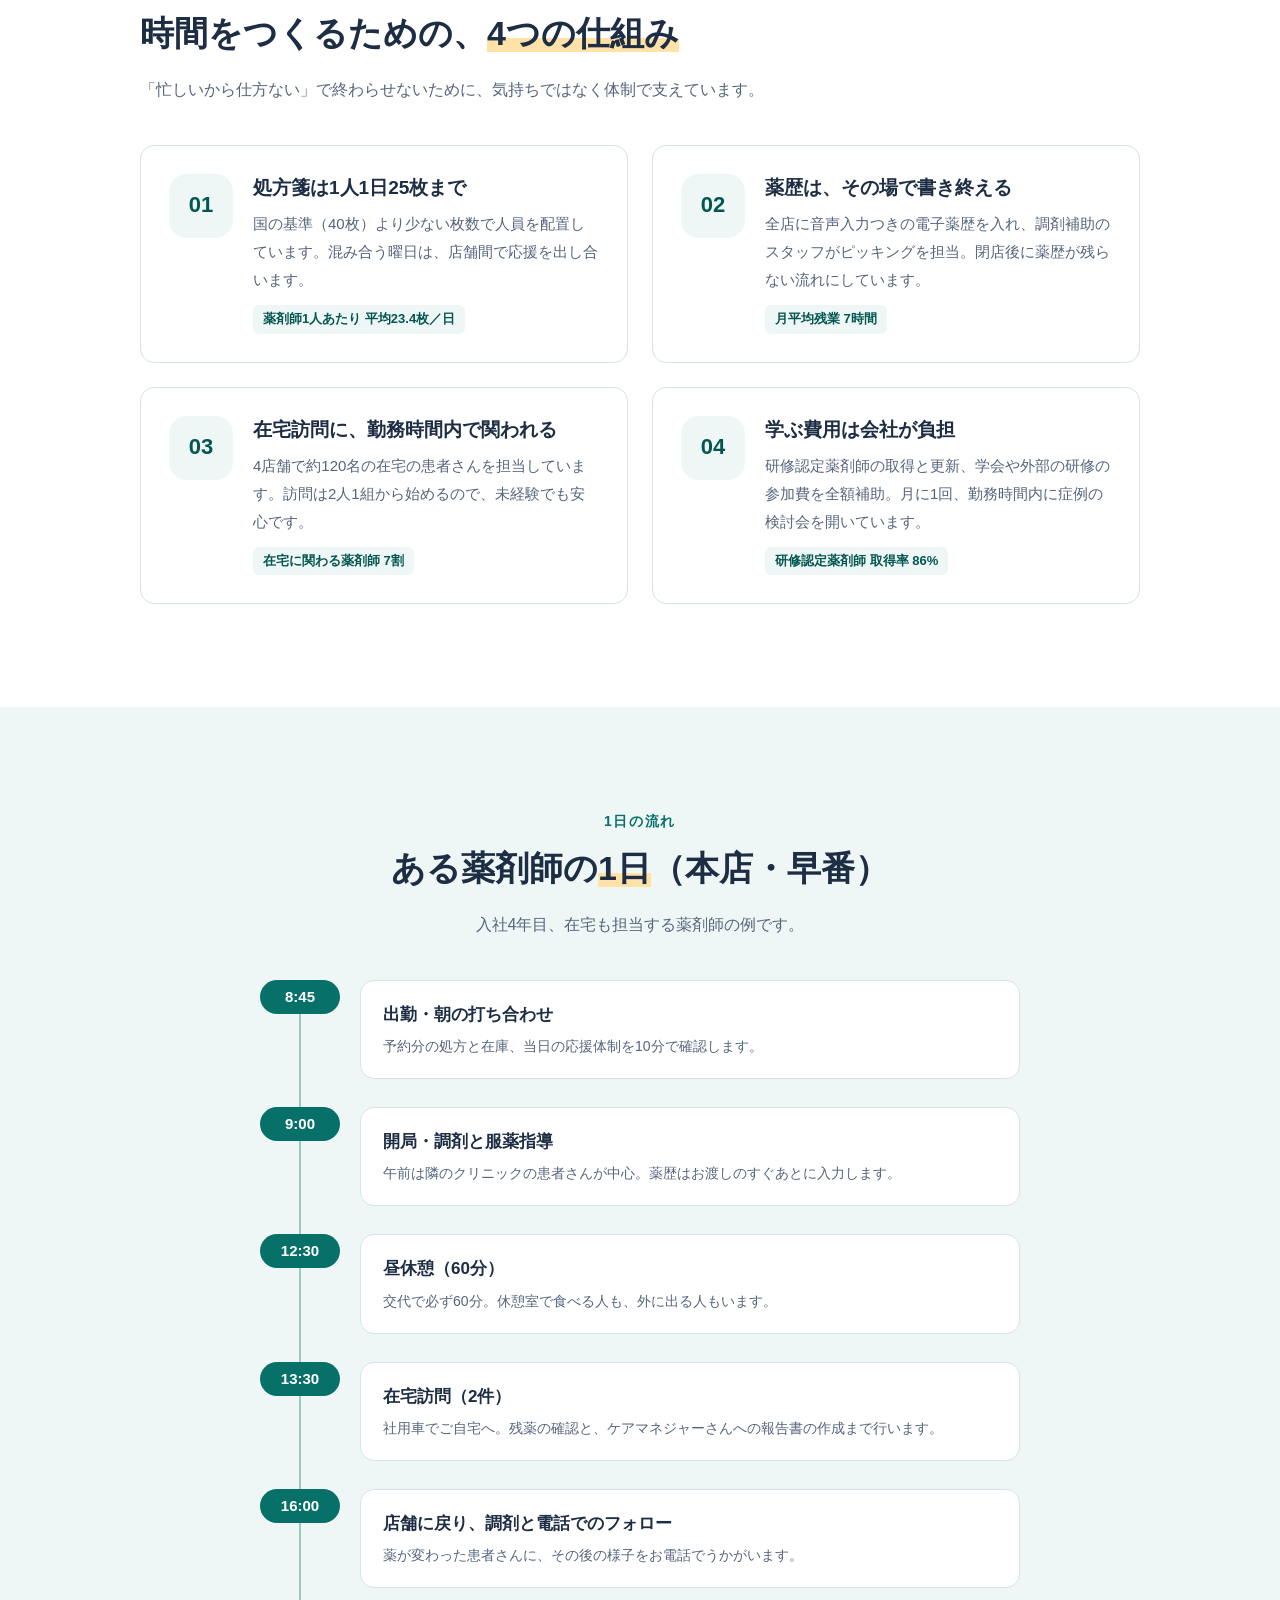
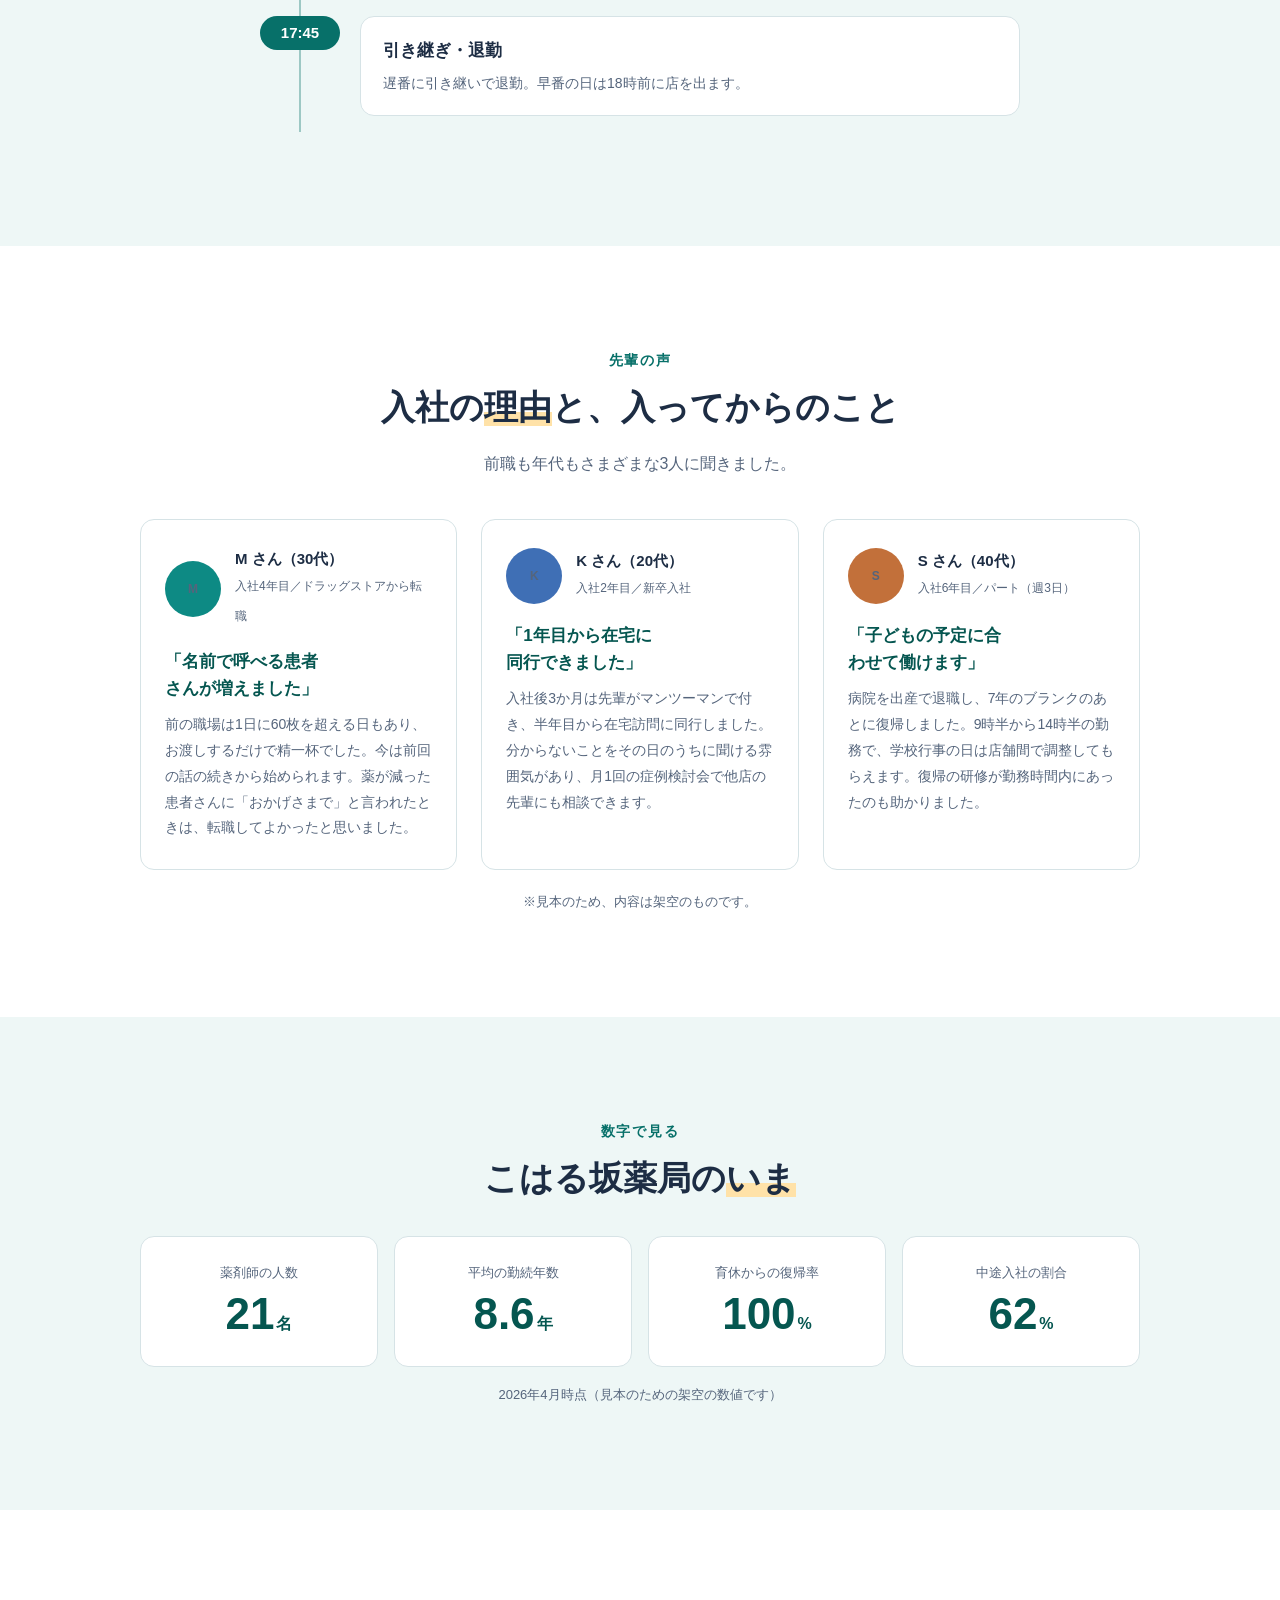
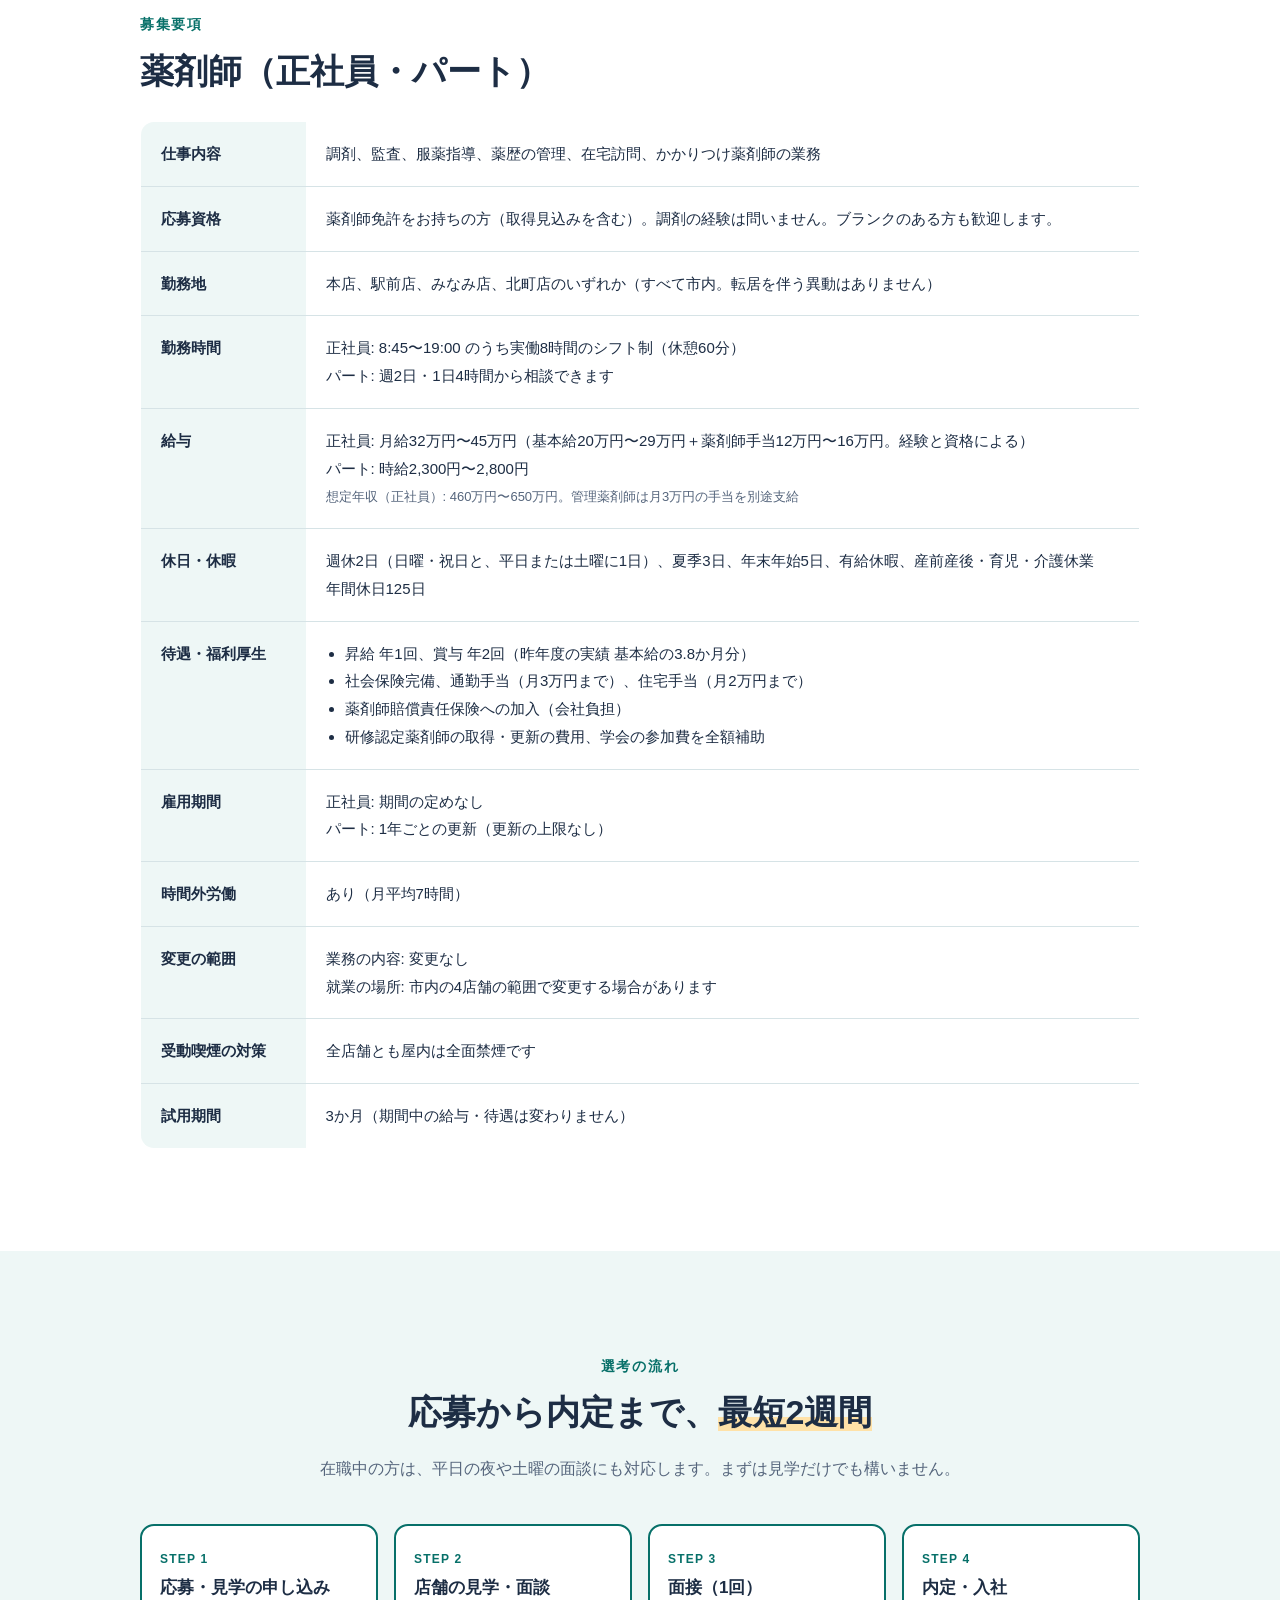
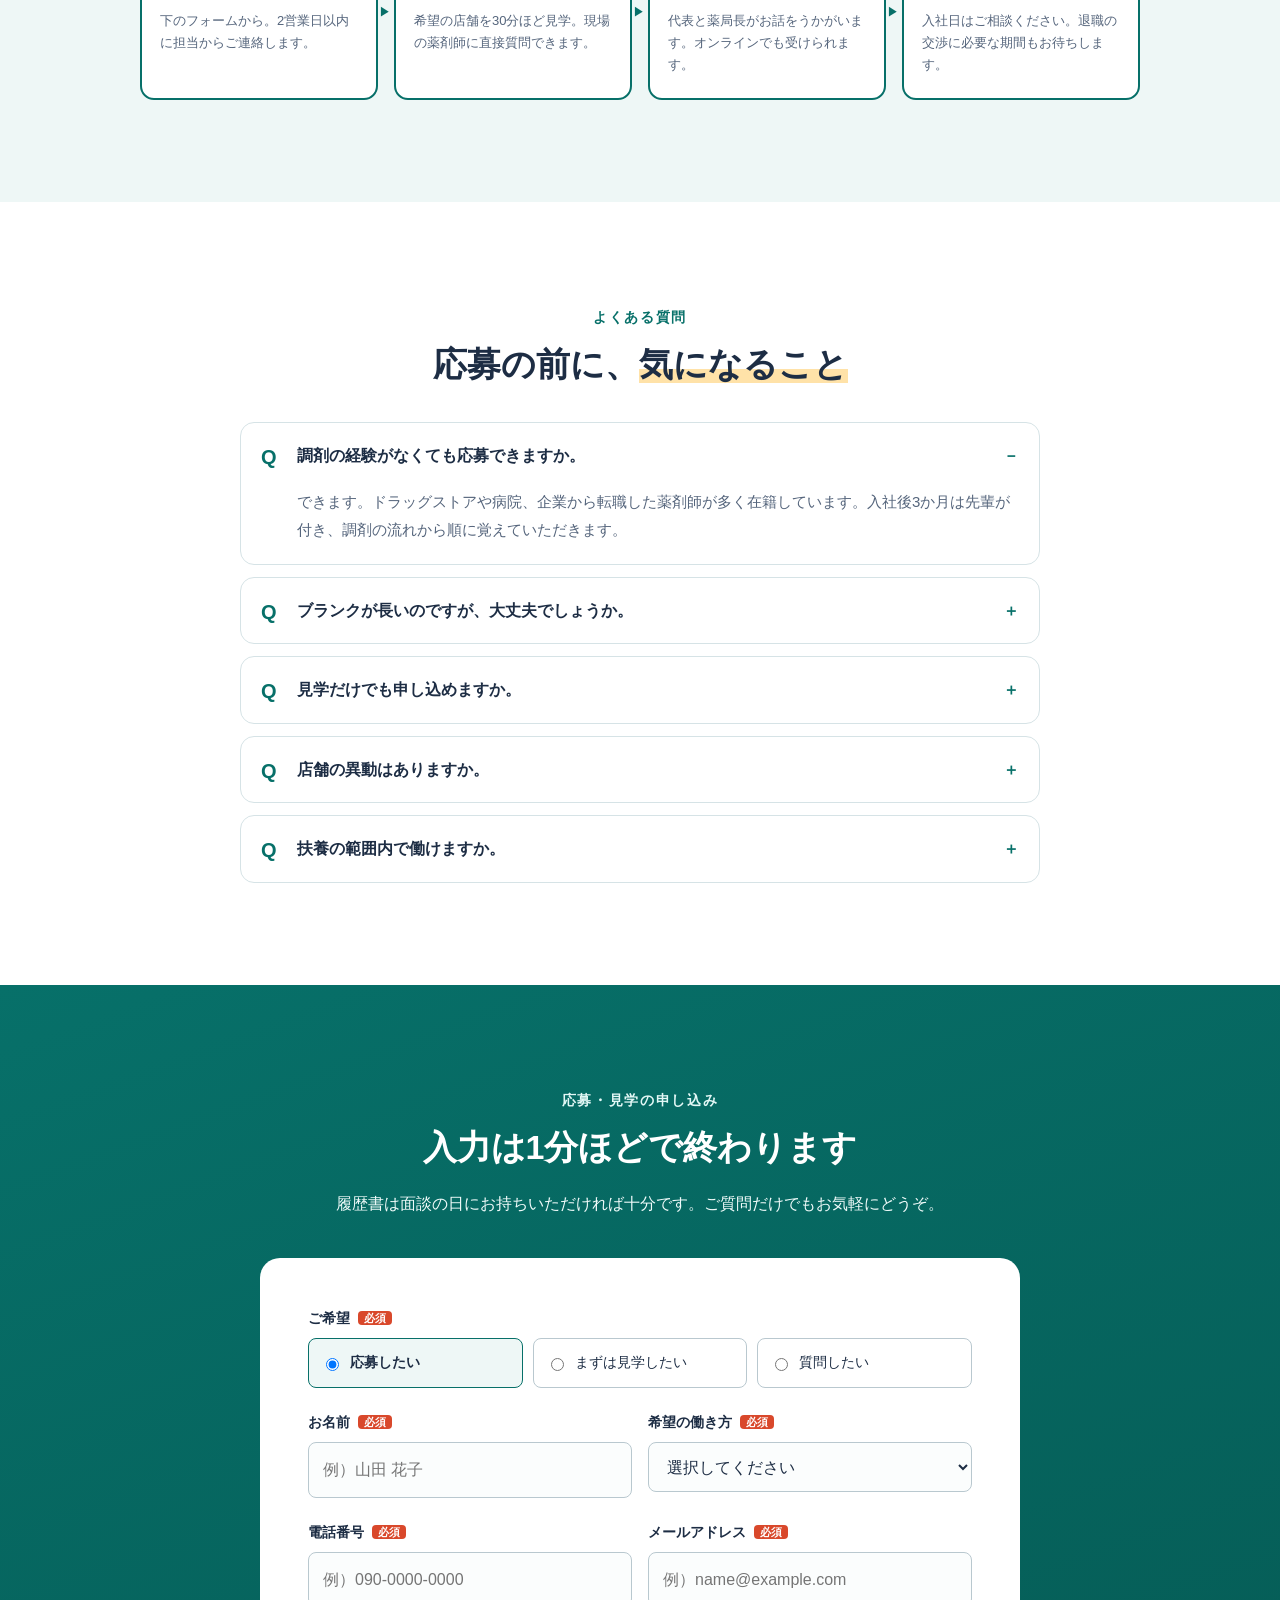
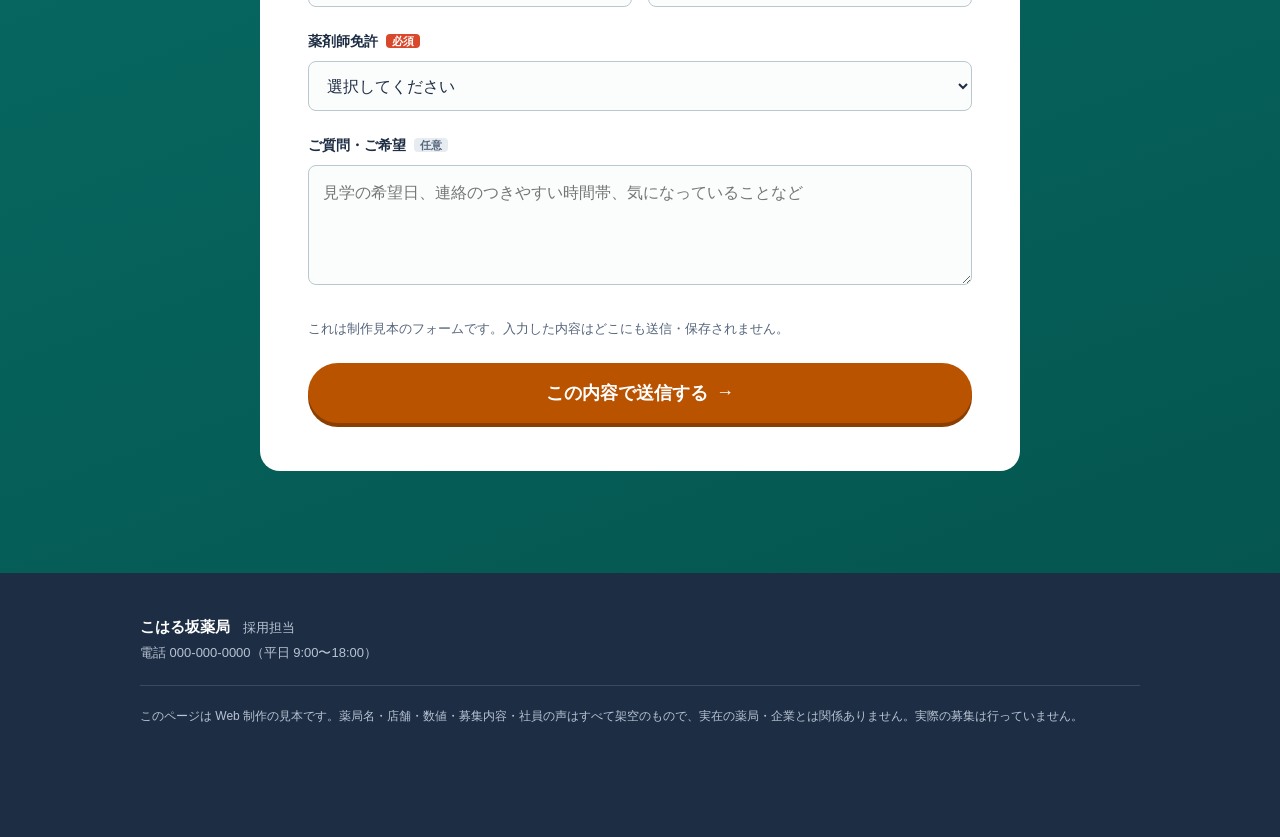
<file: pharmacy-recruit/index.html>
<!DOCTYPE html>
<html lang="ja">
<head>
<meta charset="utf-8">
<meta name="viewport" content="width=device-width, initial-scale=1">
<title>薬剤師採用｜こはる坂薬局（制作見本）</title>
<meta name="description" content="こはる坂薬局の薬剤師採用ページ。年間休日125日、月平均残業7時間。患者さんと向き合う時間を大切にする薬局です。※架空の薬局を題材にした Web 制作の見本です。">
<meta name="robots" content="noindex">
<link rel="stylesheet" href="style.css">
</head>
<body>

<header class="head">
  <div class="wrap head__in">
    <a class="brand" href="#top">
      <svg viewBox="0 0 34 34" aria-hidden="true"><rect width="34" height="34" rx="10" fill="#0d8a84"/><path d="M14.5 8h5v6.5H26v5h-6.5V26h-5v-6.5H8v-5h6.5z" fill="#fff"/></svg>
      <span>こはる坂薬局<small>薬剤師採用サイト</small></span>
    </a>
    <nav class="head__nav" aria-label="ページ内メニュー">
      <a href="#work">働き方</a>
      <a href="#voice">先輩の声</a>
      <a href="#spec">募集要項</a>
      <a href="#faq">よくある質問</a>
      <a class="btn btn--cta btn--sm" href="#entry">応募する</a>
    </nav>
  </div>
</header>

<main id="top">
  <!-- ヒーロー -->
  <section class="hero">
    <div class="wrap hero__grid">
      <div>
        <p class="hero__tag">薬剤師（正社員・パート）募集中</p>
        <h1>処方箋の枚数ではなく、<br><span>患者さんの顔</span>を<br>覚えられる薬局へ。</h1>
        <p class="hero__lead">こはる坂薬局は、市内に4店舗の調剤薬局です。薬剤師1人あたりの処方箋を1日25枚までに抑え、服薬指導とその後のフォローに時間を使える体制をつくっています。</p>
        <ul class="hero__points">
          <li>年間休日<b>125<small>日</small></b></li>
          <li>月平均残業<b>7<small>時間</small></b></li>
          <li>有給取得率<b>82<small>%</small></b></li>
        </ul>
        <div class="hero__btns">
          <a class="btn btn--cta" href="#entry">応募・見学を申し込む</a>
          <a class="btn btn--line" href="#spec">募集要項を見る</a>
        </div>
      </div>
      <div class="hero__art">
        <!-- 写真の代わりの図。実際の制作では店舗やスタッフの写真に差し替える -->
        <svg viewBox="0 0 440 400" role="img" aria-label="薬局のカウンターで薬剤師が患者さんと話しているイラスト">
          <circle cx="230" cy="200" r="190" fill="#d5efec"/>
          <rect x="60" y="70" width="320" height="150" rx="10" fill="#fff"/>
          <g fill="#bfe3df">
            <rect x="76" y="86" width="60" height="26" rx="4"/><rect x="144" y="86" width="60" height="26" rx="4"/><rect x="212" y="86" width="60" height="26" rx="4"/><rect x="280" y="86" width="84" height="26" rx="4"/>
            <rect x="76" y="120" width="84" height="26" rx="4"/><rect x="168" y="120" width="60" height="26" rx="4"/><rect x="236" y="120" width="60" height="26" rx="4"/><rect x="304" y="120" width="60" height="26" rx="4"/>
            <rect x="76" y="154" width="60" height="26" rx="4"/><rect x="144" y="154" width="84" height="26" rx="4"/><rect x="236" y="154" width="128" height="26" rx="4"/>
          </g>
          <g fill="#0d8a84"><rect x="92" y="94" width="28" height="4" rx="2"/><rect x="228" y="94" width="28" height="4" rx="2"/><rect x="184" y="128" width="28" height="4" rx="2"/><rect x="320" y="128" width="28" height="4" rx="2"/><rect x="92" y="162" width="28" height="4" rx="2"/><rect x="252" y="162" width="60" height="4" rx="2"/></g>
          <!-- 薬剤師 -->
          <circle cx="160" cy="208" r="30" fill="#f6d2b3"/>
          <path d="M130 204c0-22 14-34 30-34s30 12 30 30c-12 0-24-6-30-14-6 8-18 16-30 18z" fill="#3b4a5f"/>
          <path d="M104 330c0-46 24-72 56-72s56 26 56 72z" fill="#fff"/>
          <path d="M150 258l10 20 10-20" fill="none" stroke="#0d8a84" stroke-width="5" stroke-linecap="round" stroke-linejoin="round"/>
          <rect x="174" y="288" width="22" height="14" rx="3" fill="#0d8a84"/>
          <!-- 患者さん -->
          <circle cx="318" cy="222" r="26" fill="#f1c9a5"/>
          <path d="M292 220c0-20 12-30 26-30s26 10 26 28c-8-10-20-14-26-14-8 0-18 6-26 16z" fill="#9aa5b3"/>
          <path d="M270 330c0-40 20-62 48-62s48 22 48 62z" fill="#f4b76a"/>
          <!-- カウンター -->
          <rect x="40" y="322" width="360" height="22" rx="6" fill="#086761"/>
          <rect x="60" y="344" width="320" height="40" fill="#0d8a84"/>
          <!-- 薬袋 -->
          <rect x="222" y="290" width="44" height="34" rx="4" fill="#fff" stroke="#0d8a84" stroke-width="3"/>
          <path d="M240 300v14M233 307h14" stroke="#0d8a84" stroke-width="4" stroke-linecap="round"/>
          <!-- 吹き出し -->
          <rect x="204" y="226" width="64" height="38" rx="12" fill="#fff"/>
          <path d="M214 262l-10 12 20-10z" fill="#fff"/>
          <g fill="#0d8a84"><circle cx="222" cy="245" r="4"/><circle cx="236" cy="245" r="4"/><circle cx="250" cy="245" r="4"/></g>
        </svg>
        <p class="small center">※写真の代わりに置いた仮の図です。実際の制作では店舗やスタッフの写真に差し替えます。</p>
      </div>
    </div>
  </section>

  <!-- 共感 -->
  <section class="sec sec--tint">
    <div class="wrap center">
      <p class="kicker">こんな思いはありませんか</p>
      <h2 class="h2">「もう少し、<em>話を聞けたら</em>」と<br>思ったことのある方へ</h2>
      <ul class="worry" style="text-align:left;margin-top:32px">
        <li>次々に来る処方箋をさばくのに精一杯で、患者さんと話す時間が取れない</li>
        <li>閉店後の薬歴の入力が毎日続き、帰りが遅くなる</li>
        <li>在宅やかかりつけの仕事に関わりたいが、今の店舗では機会がない</li>
      </ul>
      <p class="answer">こはる坂薬局は、人員の配置と仕組みで<br><em>「向き合う時間」を先に確保する</em>薬局です。</p>
    </div>
  </section>

  <!-- 働き方 -->
  <section class="sec" id="work">
    <div class="wrap">
      <p class="kicker">働き方</p>
      <h2 class="h2">時間をつくるための、<em>4つの仕組み</em></h2>
      <p class="sec__lead">「忙しいから仕方ない」で終わらせないために、気持ちではなく体制で支えています。</p>
      <ul class="feats">
        <li class="feat">
          <span class="feat__no">01</span>
          <div>
            <h3>処方箋は1人1日25枚まで</h3>
            <p>国の基準（40枚）より少ない枚数で人員を配置しています。混み合う曜日は、店舗間で応援を出し合います。</p>
            <span class="fact">薬剤師1人あたり 平均23.4枚／日</span>
          </div>
        </li>
        <li class="feat">
          <span class="feat__no">02</span>
          <div>
            <h3>薬歴は、その場で書き終える</h3>
            <p>全店に音声入力つきの電子薬歴を入れ、調剤補助のスタッフがピッキングを担当。閉店後に薬歴が残らない流れにしています。</p>
            <span class="fact">月平均残業 7時間</span>
          </div>
        </li>
        <li class="feat">
          <span class="feat__no">03</span>
          <div>
            <h3>在宅訪問に、勤務時間内で関われる</h3>
            <p>4店舗で約120名の在宅の患者さんを担当しています。訪問は2人1組から始めるので、未経験でも安心です。</p>
            <span class="fact">在宅に関わる薬剤師 7割</span>
          </div>
        </li>
        <li class="feat">
          <span class="feat__no">04</span>
          <div>
            <h3>学ぶ費用は会社が負担</h3>
            <p>研修認定薬剤師の取得と更新、学会や外部の研修の参加費を全額補助。月に1回、勤務時間内に症例の検討会を開いています。</p>
            <span class="fact">研修認定薬剤師 取得率 86%</span>
          </div>
        </li>
      </ul>
    </div>
  </section>

  <!-- 1日の流れ -->
  <section class="sec sec--tint" id="day">
    <div class="wrap">
      <div class="center">
        <p class="kicker">1日の流れ</p>
        <h2 class="h2">ある薬剤師の<em>1日</em>（本店・早番）</h2>
        <p class="sec__lead">入社4年目、在宅も担当する薬剤師の例です。</p>
      </div>
      <ol class="day">
        <li><time datetime="08:45">8:45</time><div class="day__body"><h3>出勤・朝の打ち合わせ</h3><p>予約分の処方と在庫、当日の応援体制を10分で確認します。</p></div></li>
        <li><time datetime="09:00">9:00</time><div class="day__body"><h3>開局・調剤と服薬指導</h3><p>午前は隣のクリニックの患者さんが中心。薬歴はお渡しのすぐあとに入力します。</p></div></li>
        <li><time datetime="12:30">12:30</time><div class="day__body"><h3>昼休憩（60分）</h3><p>交代で必ず60分。休憩室で食べる人も、外に出る人もいます。</p></div></li>
        <li><time datetime="13:30">13:30</time><div class="day__body"><h3>在宅訪問（2件）</h3><p>社用車でご自宅へ。残薬の確認と、ケアマネジャーさんへの報告書の作成まで行います。</p></div></li>
        <li><time datetime="16:00">16:00</time><div class="day__body"><h3>店舗に戻り、調剤と電話でのフォロー</h3><p>薬が変わった患者さんに、その後の様子をお電話でうかがいます。</p></div></li>
        <li><time datetime="17:45">17:45</time><div class="day__body"><h3>引き継ぎ・退勤</h3><p>遅番に引き継いで退勤。早番の日は18時前に店を出ます。</p></div></li>
      </ol>
    </div>
  </section>

  <!-- 先輩の声 -->
  <section class="sec" id="voice">
    <div class="wrap">
      <div class="center">
        <p class="kicker">先輩の声</p>
        <h2 class="h2">入社の<em>理由</em>と、入ってからのこと</h2>
        <p class="sec__lead">前職も年代もさまざまな3人に聞きました。</p>
      </div>
      <ul class="voices">
        <li class="voice">
          <div class="voice__who"><span class="avatar avatar--a" aria-hidden="true">M</span><div><b>M さん（30代）</b><span>入社4年目／ドラッグストアから転職</span></div></div>
          <h3>「名前で呼べる患者さんが増えました」</h3>
          <p>前の職場は1日に60枚を超える日もあり、お渡しするだけで精一杯でした。今は前回の話の続きから始められます。薬が減った患者さんに「おかげさまで」と言われたときは、転職してよかったと思いました。</p>
        </li>
        <li class="voice">
          <div class="voice__who"><span class="avatar avatar--b" aria-hidden="true">K</span><div><b>K さん（20代）</b><span>入社2年目／新卒入社</span></div></div>
          <h3>「1年目から在宅に同行できました」</h3>
          <p>入社後3か月は先輩がマンツーマンで付き、半年目から在宅訪問に同行しました。分からないことをその日のうちに聞ける雰囲気があり、月1回の症例検討会で他店の先輩にも相談できます。</p>
        </li>
        <li class="voice">
          <div class="voice__who"><span class="avatar avatar--c" aria-hidden="true">S</span><div><b>S さん（40代）</b><span>入社6年目／パート（週3日）</span></div></div>
          <h3>「子どもの予定に合わせて働けます」</h3>
          <p>病院を出産で退職し、7年のブランクのあとに復帰しました。9時半から14時半の勤務で、学校行事の日は店舗間で調整してもらえます。復帰の研修が勤務時間内にあったのも助かりました。</p>
        </li>
      </ul>
      <p class="small center" style="margin-top:20px">※見本のため、内容は架空のものです。</p>
    </div>
  </section>

  <!-- 数字 -->
  <section class="sec sec--tint">
    <div class="wrap center">
      <p class="kicker">数字で見る</p>
      <h2 class="h2">こはる坂薬局の<em>いま</em></h2>
      <ul class="nums" style="margin-top:32px">
        <li><span>薬剤師の人数</span><b>21<small>名</small></b></li>
        <li><span>平均の勤続年数</span><b>8.6<small>年</small></b></li>
        <li><span>育休からの復帰率</span><b>100<small>%</small></b></li>
        <li><span>中途入社の割合</span><b>62<small>%</small></b></li>
      </ul>
      <p class="small" style="margin-top:16px">2026年4月時点（見本のための架空の数値です）</p>
    </div>
  </section>

  <!-- 募集要項 -->
  <section class="sec" id="spec">
    <div class="wrap">
      <p class="kicker">募集要項</p>
      <h2 class="h2">薬剤師（正社員・パート）</h2>
      <table class="spec" style="margin-top:24px">
        <tr><th scope="row">仕事内容</th><td>調剤、監査、服薬指導、薬歴の管理、在宅訪問、かかりつけ薬剤師の業務</td></tr>
        <tr><th scope="row">応募資格</th><td>薬剤師免許をお持ちの方（取得見込みを含む）。調剤の経験は問いません。ブランクのある方も歓迎します。</td></tr>
        <tr><th scope="row">勤務地</th><td>本店、駅前店、みなみ店、北町店のいずれか（すべて市内。転居を伴う異動はありません）</td></tr>
        <tr><th scope="row">勤務時間</th><td>正社員: 8:45〜19:00 のうち実働8時間のシフト制（休憩60分）<br>パート: 週2日・1日4時間から相談できます</td></tr>
        <tr><th scope="row">給与</th><td>正社員: 月給32万円〜45万円（基本給20万円〜29万円＋薬剤師手当12万円〜16万円。経験と資格による）<br>パート: 時給2,300円〜2,800円<br><span class="small">想定年収（正社員）: 460万円〜650万円。管理薬剤師は月3万円の手当を別途支給</span></td></tr>
        <tr><th scope="row">休日・休暇</th><td>週休2日（日曜・祝日と、平日または土曜に1日）、夏季3日、年末年始5日、有給休暇、産前産後・育児・介護休業<br>年間休日125日</td></tr>
        <tr><th scope="row">待遇・福利厚生</th><td><ul><li>昇給 年1回、賞与 年2回（昨年度の実績 基本給の3.8か月分）</li><li>社会保険完備、通勤手当（月3万円まで）、住宅手当（月2万円まで）</li><li>薬剤師賠償責任保険への加入（会社負担）</li><li>研修認定薬剤師の取得・更新の費用、学会の参加費を全額補助</li></ul></td></tr>
        <tr><th scope="row">雇用期間</th><td>正社員: 期間の定めなし<br>パート: 1年ごとの更新（更新の上限なし）</td></tr>
        <tr><th scope="row">時間外労働</th><td>あり（月平均7時間）</td></tr>
        <tr><th scope="row">変更の範囲</th><td>業務の内容: 変更なし<br>就業の場所: 市内の4店舗の範囲で変更する場合があります</td></tr>
        <tr><th scope="row">受動喫煙の対策</th><td>全店舗とも屋内は全面禁煙です</td></tr>
        <tr><th scope="row">試用期間</th><td>3か月（期間中の給与・待遇は変わりません）</td></tr>
      </table>
    </div>
  </section>

  <!-- 選考の流れ -->
  <section class="sec sec--tint">
    <div class="wrap">
      <div class="center">
        <p class="kicker">選考の流れ</p>
        <h2 class="h2">応募から内定まで、<em>最短2週間</em></h2>
        <p class="sec__lead">在職中の方は、平日の夜や土曜の面談にも対応します。まずは見学だけでも構いません。</p>
      </div>
      <ol class="flow">
        <li><h3>応募・見学の申し込み</h3><p>下のフォームから。2営業日以内に担当からご連絡します。</p></li>
        <li><h3>店舗の見学・面談</h3><p>希望の店舗を30分ほど見学。現場の薬剤師に直接質問できます。</p></li>
        <li><h3>面接（1回）</h3><p>代表と薬局長がお話をうかがいます。オンラインでも受けられます。</p></li>
        <li><h3>内定・入社</h3><p>入社日はご相談ください。退職の交渉に必要な期間もお待ちします。</p></li>
      </ol>
    </div>
  </section>

  <!-- よくある質問 -->
  <section class="sec" id="faq">
    <div class="wrap">
      <div class="center">
        <p class="kicker">よくある質問</p>
        <h2 class="h2">応募の前に、<em>気になること</em></h2>
      </div>
      <div class="faq" style="margin-top:32px">
        <details open>
          <summary>調剤の経験がなくても応募できますか。</summary>
          <p>できます。ドラッグストアや病院、企業から転職した薬剤師が多く在籍しています。入社後3か月は先輩が付き、調剤の流れから順に覚えていただきます。</p>
        </details>
        <details>
          <summary>ブランクが長いのですが、大丈夫でしょうか。</summary>
          <p>5年以上のブランクから復帰した薬剤師が4名います。復帰の研修（新しい薬と制度の変更点、電子薬歴の操作）を勤務時間内に行います。</p>
        </details>
        <details>
          <summary>見学だけでも申し込めますか。</summary>
          <p>はい。フォームの「ご希望」で「まずは見学したい」を選んでください。見学のあとに応募を見送っていただいても、まったく問題ありません。</p>
        </details>
        <details>
          <summary>店舗の異動はありますか。</summary>
          <p>4店舗はすべて市内にあり、転居を伴う異動はありません。配属はご自宅からの通勤時間とご希望をうかがって決めます。</p>
        </details>
        <details>
          <summary>扶養の範囲内で働けますか。</summary>
          <p>働けます。パートの方の約半数が扶養の範囲内で勤務しています。勤務する日数と時間は面談でご相談ください。</p>
        </details>
      </div>
    </div>
  </section>

  <!-- 応募フォーム -->
  <section class="sec entry" id="entry">
    <div class="wrap">
      <div class="center">
        <p class="kicker">応募・見学の申し込み</p>
        <h2 class="h2">入力は1分ほどで終わります</h2>
        <p class="sec__lead">履歴書は面談の日にお持ちいただければ十分です。ご質問だけでもお気軽にどうぞ。</p>
      </div>
      <div class="formbox">
        <!-- 見本のため送信先を持たない（入力欄に name を付けておらず、入力内容はどこにも送られない）。
             実際の制作では、フォーム送信サービスまたはメール送信のプログラムに接続する -->
        <form class="form" action="thanks.html" method="get">
          <fieldset>
            <legend>ご希望<span class="req">必須</span></legend>
            <div class="choices">
              <label><input type="radio" name="want" required checked> 応募したい</label>
              <label><input type="radio" name="want"> まずは見学したい</label>
              <label><input type="radio" name="want"> 質問したい</label>
            </div>
          </fieldset>
          <div class="form__2">
            <div>
              <label for="f-name">お名前<span class="req">必須</span></label>
              <input type="text" id="f-name" autocomplete="name" placeholder="例）山田 花子" required>
            </div>
            <div>
              <label for="f-work">希望の働き方<span class="req">必須</span></label>
              <select id="f-work" required>
                <option value="">選択してください</option>
                <option>正社員</option>
                <option>パート</option>
                <option>まだ決めていない</option>
              </select>
            </div>
          </div>
          <div class="form__2">
            <div>
              <label for="f-tel">電話番号<span class="req">必須</span></label>
              <input type="tel" id="f-tel" autocomplete="tel" inputmode="tel" placeholder="例）090-0000-0000" required>
            </div>
            <div>
              <label for="f-mail">メールアドレス<span class="req">必須</span></label>
              <input type="email" id="f-mail" autocomplete="email" placeholder="例）name@example.com" required>
            </div>
          </div>
          <div>
            <label for="f-lic">薬剤師免許<span class="req">必須</span></label>
            <select id="f-lic" required>
              <option value="">選択してください</option>
              <option>取得済み</option>
              <option>取得見込み（在学中）</option>
            </select>
          </div>
          <div>
            <label for="f-msg">ご質問・ご希望<span class="opt">任意</span></label>
            <textarea id="f-msg" placeholder="見学の希望日、連絡のつきやすい時間帯、気になっていることなど"></textarea>
          </div>
          <p class="small">これは制作見本のフォームです。入力した内容はどこにも送信・保存されません。</p>
          <button class="btn btn--cta" type="submit">この内容で送信する</button>
        </form>
      </div>
    </div>
  </section>
</main>

<footer class="foot">
  <div class="wrap">
    <p><b>こはる坂薬局</b>　採用担当</p>
    <p>電話 000-000-0000（平日 9:00〜18:00）</p>
    <p class="foot__note">このページは Web 制作の見本です。薬局名・店舗・数値・募集内容・社員の声はすべて架空のもので、実在の薬局・企業とは関係ありません。実際の募集は行っていません。</p>
  </div>
</footer>

<!-- 追従する応募ボタン（CSS の position: fixed のみ） -->
<div class="float">
  <a class="btn btn--line" href="#spec">募集要項</a>
  <a class="btn btn--cta" href="#entry">応募・見学を申し込む</a>
</div>
</body>
</html>
</file>
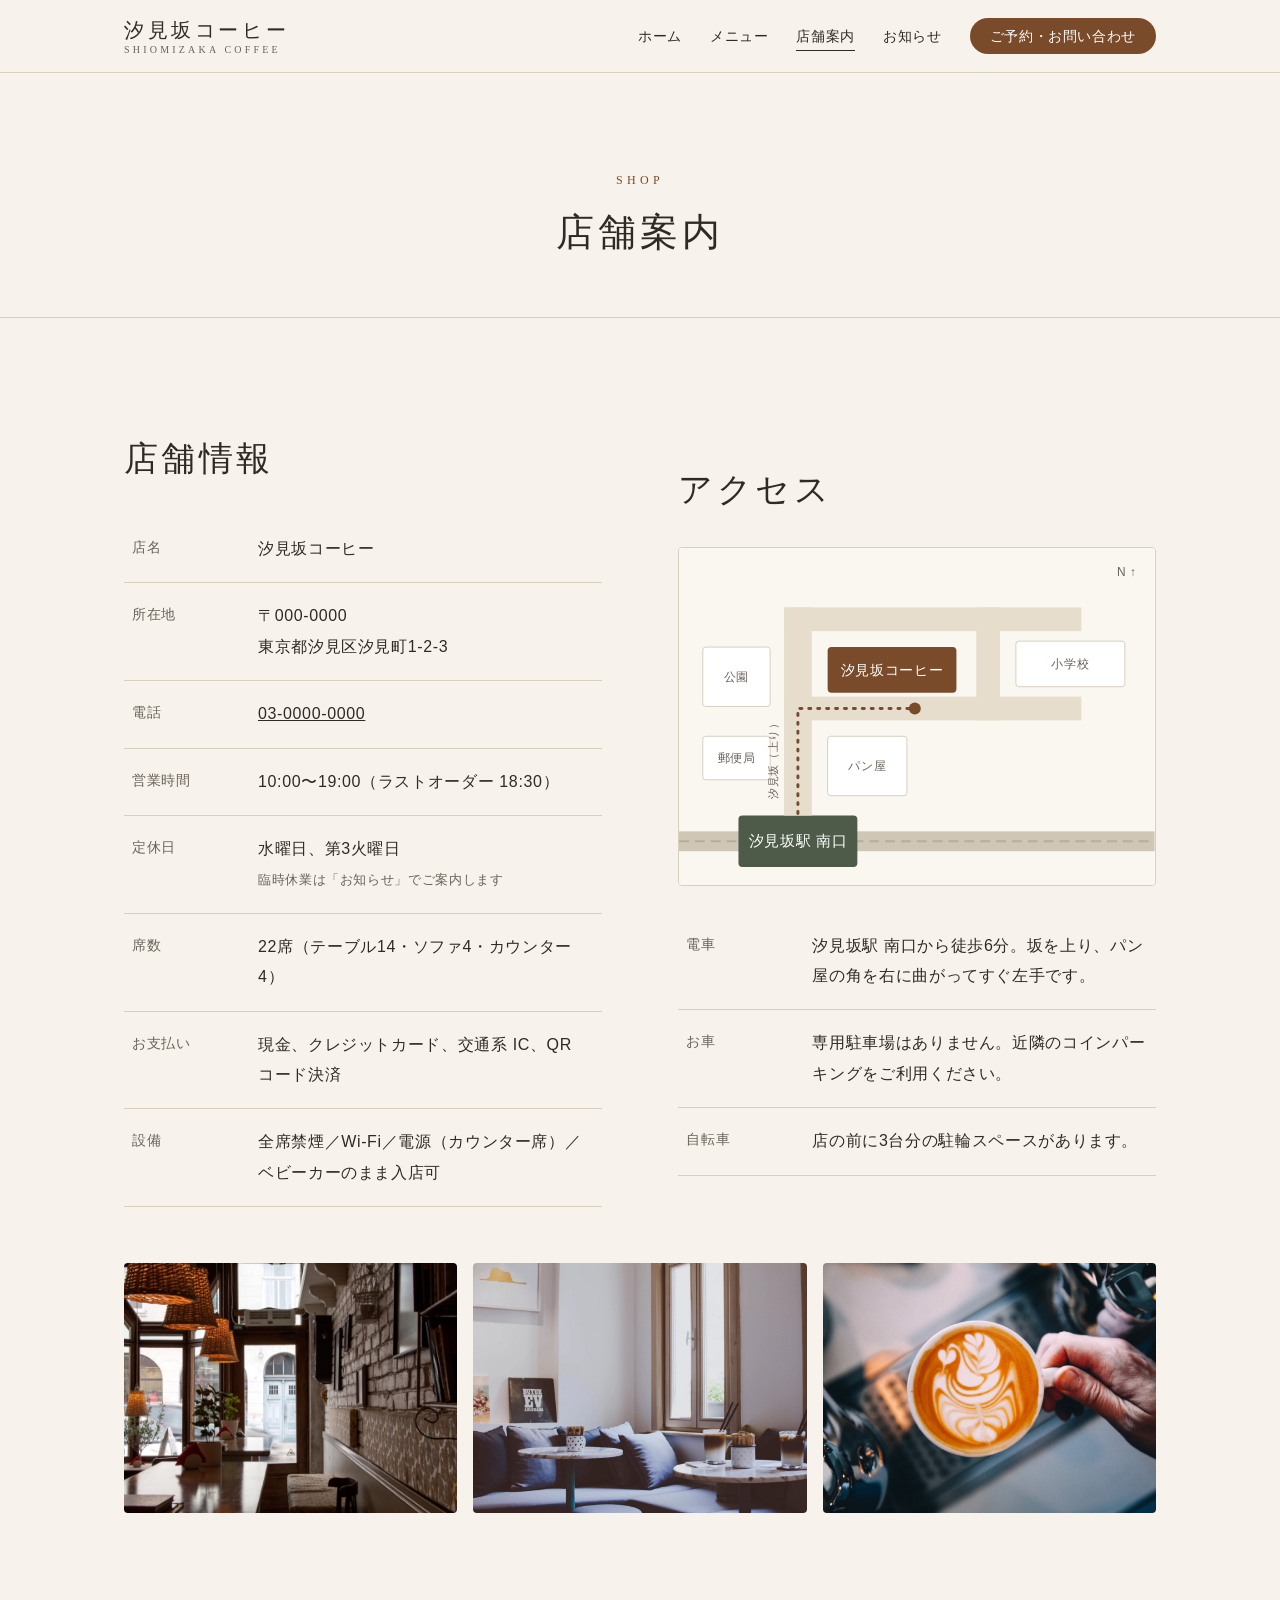
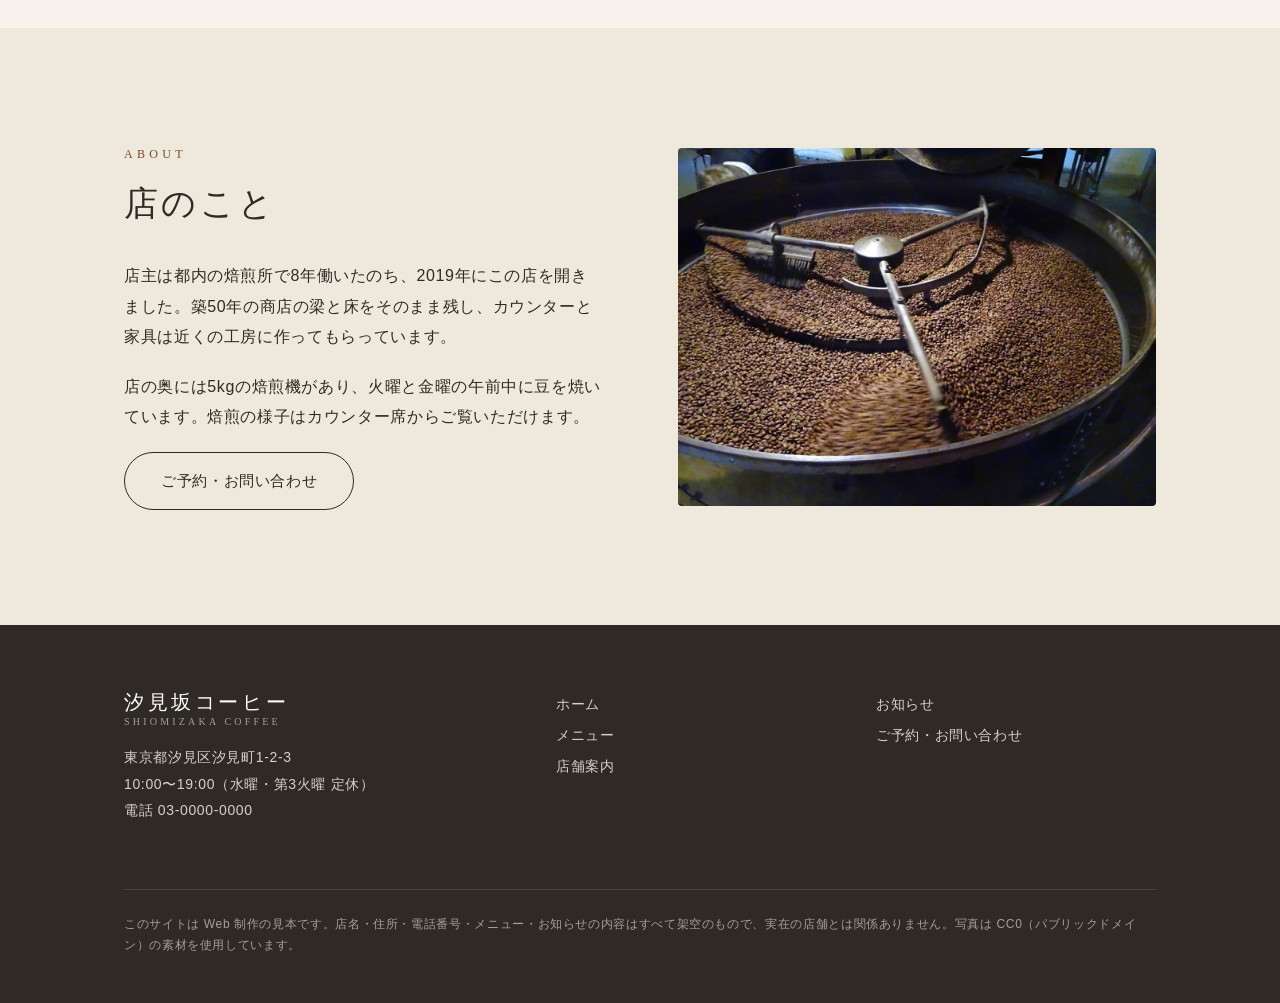
<file: cafe/access.html>
<!DOCTYPE html>
<html lang="ja">
<head>
<meta charset="utf-8">
<meta name="viewport" content="width=device-width, initial-scale=1">
<title>店舗案内｜汐見坂コーヒー（制作見本）</title>
<meta name="description" content="汐見坂コーヒーの営業時間・定休日・アクセス。※架空の店舗を題材にした Web 制作の見本です。">
<meta name="robots" content="noindex">
<link rel="stylesheet" href="style.css">
</head>
<body>
<a class="skip" href="#main">本文へ移動</a>

<header class="header">
  <div class="wrap header__in">
    <a class="logo" href="index.html"><span class="logo__ja">汐見坂コーヒー</span><span class="logo__en">SHIOMIZAKA COFFEE</span></a>
    <input class="nav__toggle" type="checkbox" id="nav-toggle" aria-label="メニューを開く">
    <label class="nav__btn" for="nav-toggle">MENU</label>
    <nav class="nav" aria-label="サイト内メニュー">
      <ul class="nav__list">
        <li><a href="index.html">ホーム</a></li>
        <li><a href="menu.html">メニュー</a></li>
        <li><a href="access.html" aria-current="page">店舗案内</a></li>
        <li><a href="news.html">お知らせ</a></li>
        <li><a class="nav__cta" href="contact.html">ご予約・お問い合わせ</a></li>
      </ul>
    </nav>
  </div>
</header>

<main id="main">
  <div class="pagehead">
    <div class="wrap">
      <p class="eyebrow">Shop</p>
      <h1>店舗案内</h1>
    </div>
  </div>

  <section class="section">
    <div class="wrap split">
      <div>
        <h2 class="title">店舗情報</h2>
        <table class="table">
          <tr><th scope="row">店名</th><td>汐見坂コーヒー</td></tr>
          <tr><th scope="row">所在地</th><td>〒000-0000<br>東京都汐見区汐見町1-2-3</td></tr>
          <tr><th scope="row">電話</th><td><a href="tel:0300000000">03-0000-0000</a></td></tr>
          <tr><th scope="row">営業時間</th><td>10:00〜19:00（ラストオーダー 18:30）</td></tr>
          <tr><th scope="row">定休日</th><td>水曜日、第3火曜日<br><span class="note">臨時休業は「お知らせ」でご案内します</span></td></tr>
          <tr><th scope="row">席数</th><td>22席（テーブル14・ソファ4・カウンター4）</td></tr>
          <tr><th scope="row">お支払い</th><td>現金、クレジットカード、交通系 IC、QR コード決済</td></tr>
          <tr><th scope="row">設備</th><td>全席禁煙／Wi-Fi／電源（カウンター席）／ベビーカーのまま入店可</td></tr>
        </table>
      </div>
      <div>
        <h2 class="title">アクセス</h2>
        <!-- 実際の制作では Google マップの埋め込みに差し替える。見本は架空の所在地のため略図にしている -->
        <svg class="map" viewBox="0 0 480 340" role="img" aria-label="汐見坂駅南口から店舗までの略図。南口を出て坂道を上り、パン屋の角を右に曲がってすぐ左手">
          <rect width="480" height="340" fill="#faf7f1"/>
          <rect x="0" y="286" width="480" height="20" fill="#cfc6b6"/>
          <g stroke="#b8ad9a" stroke-width="2" stroke-dasharray="10 6"><line x1="0" y1="296" x2="480" y2="296"/></g>
          <rect x="60" y="270" width="120" height="52" rx="4" fill="#4d5b48"/>
          <text x="120" y="301" fill="#fff" font-size="15" text-anchor="middle">汐見坂駅 南口</text>
          <g fill="#e6ddcd">
            <rect x="106" y="60" width="28" height="210"/>
            <rect x="106" y="150" width="300" height="24"/>
            <rect x="106" y="60" width="300" height="24"/>
            <rect x="300" y="60" width="24" height="114"/>
          </g>
          <g fill="#fff" stroke="#d9cfbf">
            <rect x="24" y="190" width="68" height="44" rx="3"/>
            <rect x="150" y="190" width="80" height="60" rx="3"/>
            <rect x="24" y="100" width="68" height="60" rx="3"/>
            <rect x="340" y="94" width="110" height="46" rx="3"/>
          </g>
          <g font-size="12" fill="#6b6259" text-anchor="middle">
            <text x="58" y="216">郵便局</text>
            <text x="190" y="224">パン屋</text>
            <text x="58" y="134">公園</text>
            <text x="395" y="121">小学校</text>
            <text x="99" y="212" transform="rotate(-90 99 212)" font-size="11">汐見坂（上り）</text>
          </g>
          <path d="M120 268 V162 H236" fill="none" stroke="#7a4b2a" stroke-width="3" stroke-dasharray="2 7" stroke-linecap="round"/>
          <rect x="150" y="100" width="130" height="46" rx="4" fill="#7a4b2a"/>
          <text x="215" y="128" fill="#fff" font-size="14" text-anchor="middle">汐見坂コーヒー</text>
          <circle cx="238" cy="162" r="6" fill="#7a4b2a"/>
          <text x="462" y="28" font-size="12" fill="#6b6259" text-anchor="end">N ↑</text>
        </svg>
        <table class="table" style="margin-top:16px">
          <tr><th scope="row">電車</th><td>汐見坂駅 南口から徒歩6分。坂を上り、パン屋の角を右に曲がってすぐ左手です。</td></tr>
          <tr><th scope="row">お車</th><td>専用駐車場はありません。近隣のコインパーキングをご利用ください。</td></tr>
          <tr><th scope="row">自転車</th><td>店の前に3台分の駐輪スペースがあります。</td></tr>
        </table>
      </div>
    </div>
    <div class="wrap">
      <div class="gallery">
        <img src="img/hero.jpg" alt="籐の照明と木のテーブルが並ぶ店内" width="1800" height="1200" loading="lazy">
        <img src="img/lounge.jpg" alt="窓際のソファ席" width="1200" height="794" loading="lazy">
        <img src="img/barista.jpg" alt="ラテアートを描いたカップを持つ手元" width="1200" height="800" loading="lazy">
      </div>
    </div>
  </section>

  <section class="section section--soft">
    <div class="wrap split split--rev">
      <img src="img/roaster.jpg" alt="店の奥の焙煎機" width="1200" height="900" loading="lazy">
      <div>
        <p class="eyebrow">About</p>
        <h2 class="title">店のこと</h2>
        <p>店主は都内の焙煎所で8年働いたのち、2019年にこの店を開きました。築50年の商店の梁と床をそのまま残し、カウンターと家具は近くの工房に作ってもらっています。</p>
        <p>店の奥には5kgの焙煎機があり、火曜と金曜の午前中に豆を焼いています。焙煎の様子はカウンター席からご覧いただけます。</p>
        <a class="btn" href="contact.html">ご予約・お問い合わせ</a>
      </div>
    </div>
  </section>
</main>

<footer class="footer">
  <div class="wrap">
    <div class="footer__grid">
      <div>
        <a class="logo" href="index.html"><span class="logo__ja">汐見坂コーヒー</span><span class="logo__en">SHIOMIZAKA COFFEE</span></a>
        <p style="margin-top:16px">東京都汐見区汐見町1-2-3<br>10:00〜19:00（水曜・第3火曜 定休）<br>電話 03-0000-0000</p>
      </div>
      <ul>
        <li><a href="index.html">ホーム</a></li>
        <li><a href="menu.html">メニュー</a></li>
        <li><a href="access.html">店舗案内</a></li>
      </ul>
      <ul>
        <li><a href="news.html">お知らせ</a></li>
        <li><a href="contact.html">ご予約・お問い合わせ</a></li>
      </ul>
    </div>
    <p class="footer__sample">このサイトは Web 制作の見本です。店名・住所・電話番号・メニュー・お知らせの内容はすべて架空のもので、実在の店舗とは関係ありません。写真は CC0（パブリックドメイン）の素材を使用しています。</p>
  </div>
</footer>
</body>
</html>
</file>
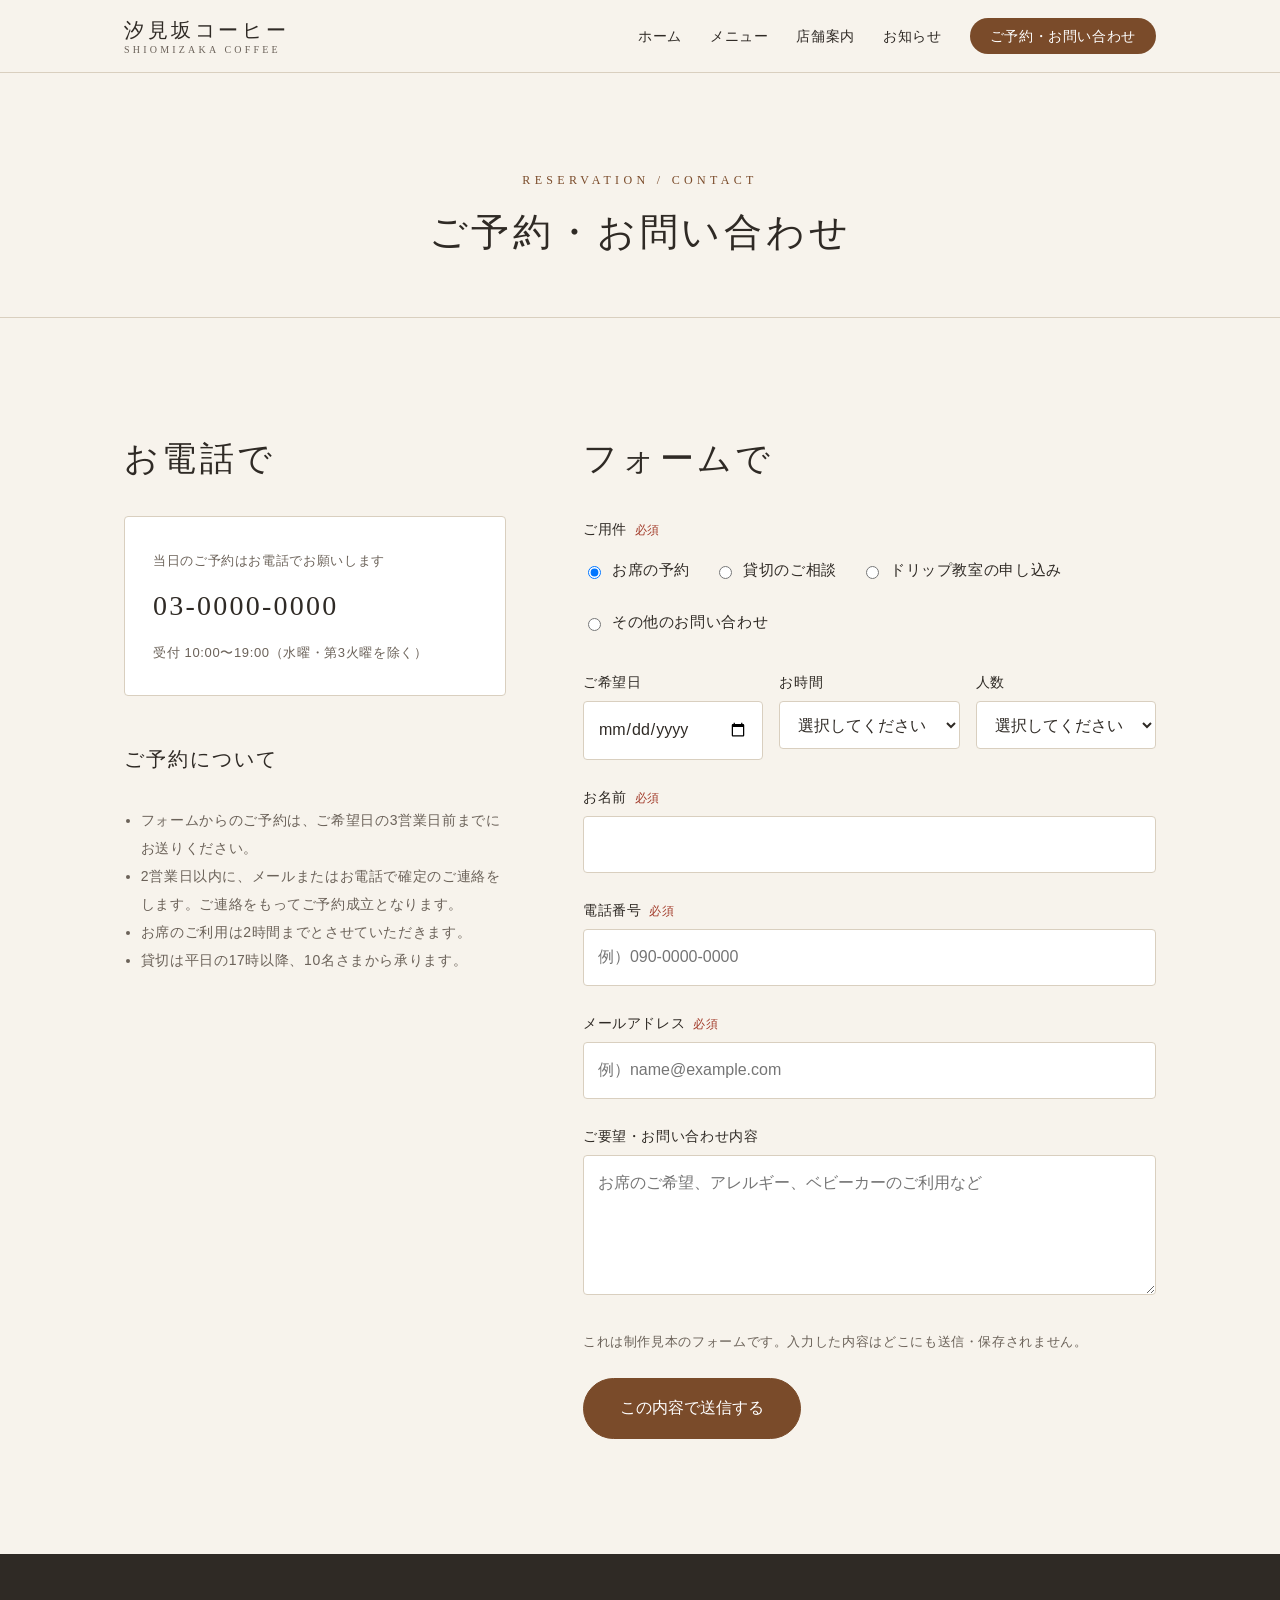
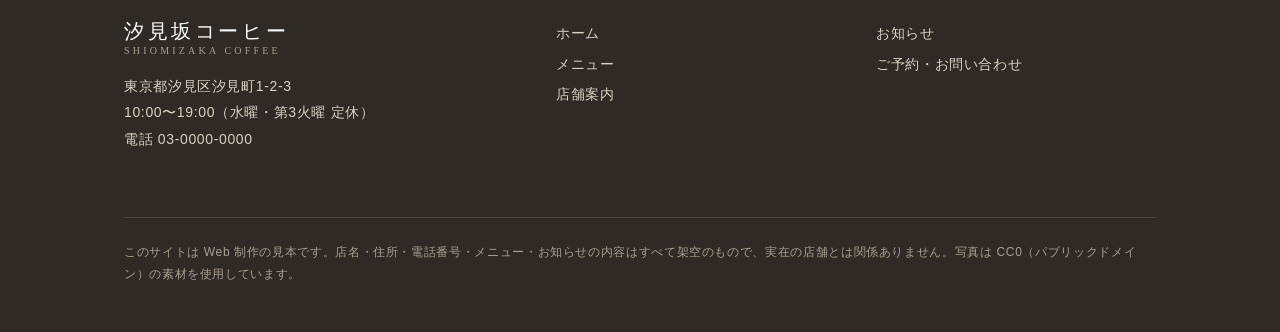
<file: cafe/contact.html>
<!DOCTYPE html>
<html lang="ja">
<head>
<meta charset="utf-8">
<meta name="viewport" content="width=device-width, initial-scale=1">
<title>ご予約・お問い合わせ｜汐見坂コーヒー（制作見本）</title>
<meta name="description" content="汐見坂コーヒーのお席の予約とお問い合わせ。※架空の店舗を題材にした Web 制作の見本です。">
<meta name="robots" content="noindex">
<link rel="stylesheet" href="style.css">
</head>
<body>
<a class="skip" href="#main">本文へ移動</a>

<header class="header">
  <div class="wrap header__in">
    <a class="logo" href="index.html"><span class="logo__ja">汐見坂コーヒー</span><span class="logo__en">SHIOMIZAKA COFFEE</span></a>
    <input class="nav__toggle" type="checkbox" id="nav-toggle" aria-label="メニューを開く">
    <label class="nav__btn" for="nav-toggle">MENU</label>
    <nav class="nav" aria-label="サイト内メニュー">
      <ul class="nav__list">
        <li><a href="index.html">ホーム</a></li>
        <li><a href="menu.html">メニュー</a></li>
        <li><a href="access.html">店舗案内</a></li>
        <li><a href="news.html">お知らせ</a></li>
        <li><a class="nav__cta" href="contact.html" aria-current="page">ご予約・お問い合わせ</a></li>
      </ul>
    </nav>
  </div>
</header>

<main id="main">
  <div class="pagehead">
    <div class="wrap">
      <p class="eyebrow">Reservation / Contact</p>
      <h1>ご予約・お問い合わせ</h1>
    </div>
  </div>

  <section class="section">
    <div class="wrap contact-grid">
      <div>
        <h2 class="title">お電話で</h2>
        <div class="telbox">
          <span class="note">当日のご予約はお電話でお願いします</span>
          <a class="tel" href="tel:0300000000">03-0000-0000</a>
          <span class="note">受付 10:00〜19:00（水曜・第3火曜を除く）</span>
        </div>
        <h2 class="title" style="margin-top:48px;font-size:20px">ご予約について</h2>
        <ul class="note" style="padding-left:1.2em;font-size:14px;line-height:2">
          <li>フォームからのご予約は、ご希望日の3営業日前までにお送りください。</li>
          <li>2営業日以内に、メールまたはお電話で確定のご連絡をします。ご連絡をもってご予約成立となります。</li>
          <li>お席のご利用は2時間までとさせていただきます。</li>
          <li>貸切は平日の17時以降、10名さまから承ります。</li>
        </ul>
      </div>

      <div>
        <h2 class="title">フォームで</h2>
        <!-- 見本のため送信先を持たない（入力内容はどこにも送られない）。
             実際の制作では、フォーム送信サービスまたはメール送信のプログラムに接続する -->
        <form class="form" action="thanks.html" method="get">
          <fieldset>
            <legend>ご用件<span class="req">必須</span></legend>
            <div class="radios">
              <label><input type="radio" name="kind" required checked> お席の予約</label>
              <label><input type="radio" name="kind"> 貸切のご相談</label>
              <label><input type="radio" name="kind"> ドリップ教室の申し込み</label>
              <label><input type="radio" name="kind"> その他のお問い合わせ</label>
            </div>
          </fieldset>
          <div class="form__row">
            <div>
              <label for="f-date">ご希望日</label>
              <input type="date" id="f-date">
            </div>
            <div>
              <label for="f-time">お時間</label>
              <select id="f-time">
                <option value="">選択してください</option>
                <option>10:00</option><option>11:00</option><option>12:00</option><option>13:00</option>
                <option>14:00</option><option>15:00</option><option>16:00</option><option>17:00</option>
              </select>
            </div>
            <div>
              <label for="f-num">人数</label>
              <select id="f-num">
                <option value="">選択してください</option>
                <option>1名</option><option>2名</option><option>3名</option><option>4名</option>
                <option>5名</option><option>6名</option><option>7名以上（ご相談）</option>
              </select>
            </div>
          </div>
          <div>
            <label for="f-name">お名前<span class="req">必須</span></label>
            <input type="text" id="f-name" autocomplete="name" required>
          </div>
          <div>
            <label for="f-tel">電話番号<span class="req">必須</span></label>
            <input type="tel" id="f-tel" autocomplete="tel" inputmode="tel" placeholder="例）090-0000-0000" required>
          </div>
          <div>
            <label for="f-mail">メールアドレス<span class="req">必須</span></label>
            <input type="email" id="f-mail" autocomplete="email" placeholder="例）name@example.com" required>
          </div>
          <div>
            <label for="f-msg">ご要望・お問い合わせ内容</label>
            <textarea id="f-msg" placeholder="お席のご希望、アレルギー、ベビーカーのご利用など"></textarea>
          </div>
          <p class="note" style="margin:0">これは制作見本のフォームです。入力した内容はどこにも送信・保存されません。</p>
          <button class="btn btn--fill" type="submit">この内容で送信する</button>
        </form>
      </div>
    </div>
  </section>
</main>

<footer class="footer">
  <div class="wrap">
    <div class="footer__grid">
      <div>
        <a class="logo" href="index.html"><span class="logo__ja">汐見坂コーヒー</span><span class="logo__en">SHIOMIZAKA COFFEE</span></a>
        <p style="margin-top:16px">東京都汐見区汐見町1-2-3<br>10:00〜19:00（水曜・第3火曜 定休）<br>電話 03-0000-0000</p>
      </div>
      <ul>
        <li><a href="index.html">ホーム</a></li>
        <li><a href="menu.html">メニュー</a></li>
        <li><a href="access.html">店舗案内</a></li>
      </ul>
      <ul>
        <li><a href="news.html">お知らせ</a></li>
        <li><a href="contact.html">ご予約・お問い合わせ</a></li>
      </ul>
    </div>
    <p class="footer__sample">このサイトは Web 制作の見本です。店名・住所・電話番号・メニュー・お知らせの内容はすべて架空のもので、実在の店舗とは関係ありません。写真は CC0（パブリックドメイン）の素材を使用しています。</p>
  </div>
</footer>
</body>
</html>
</file>
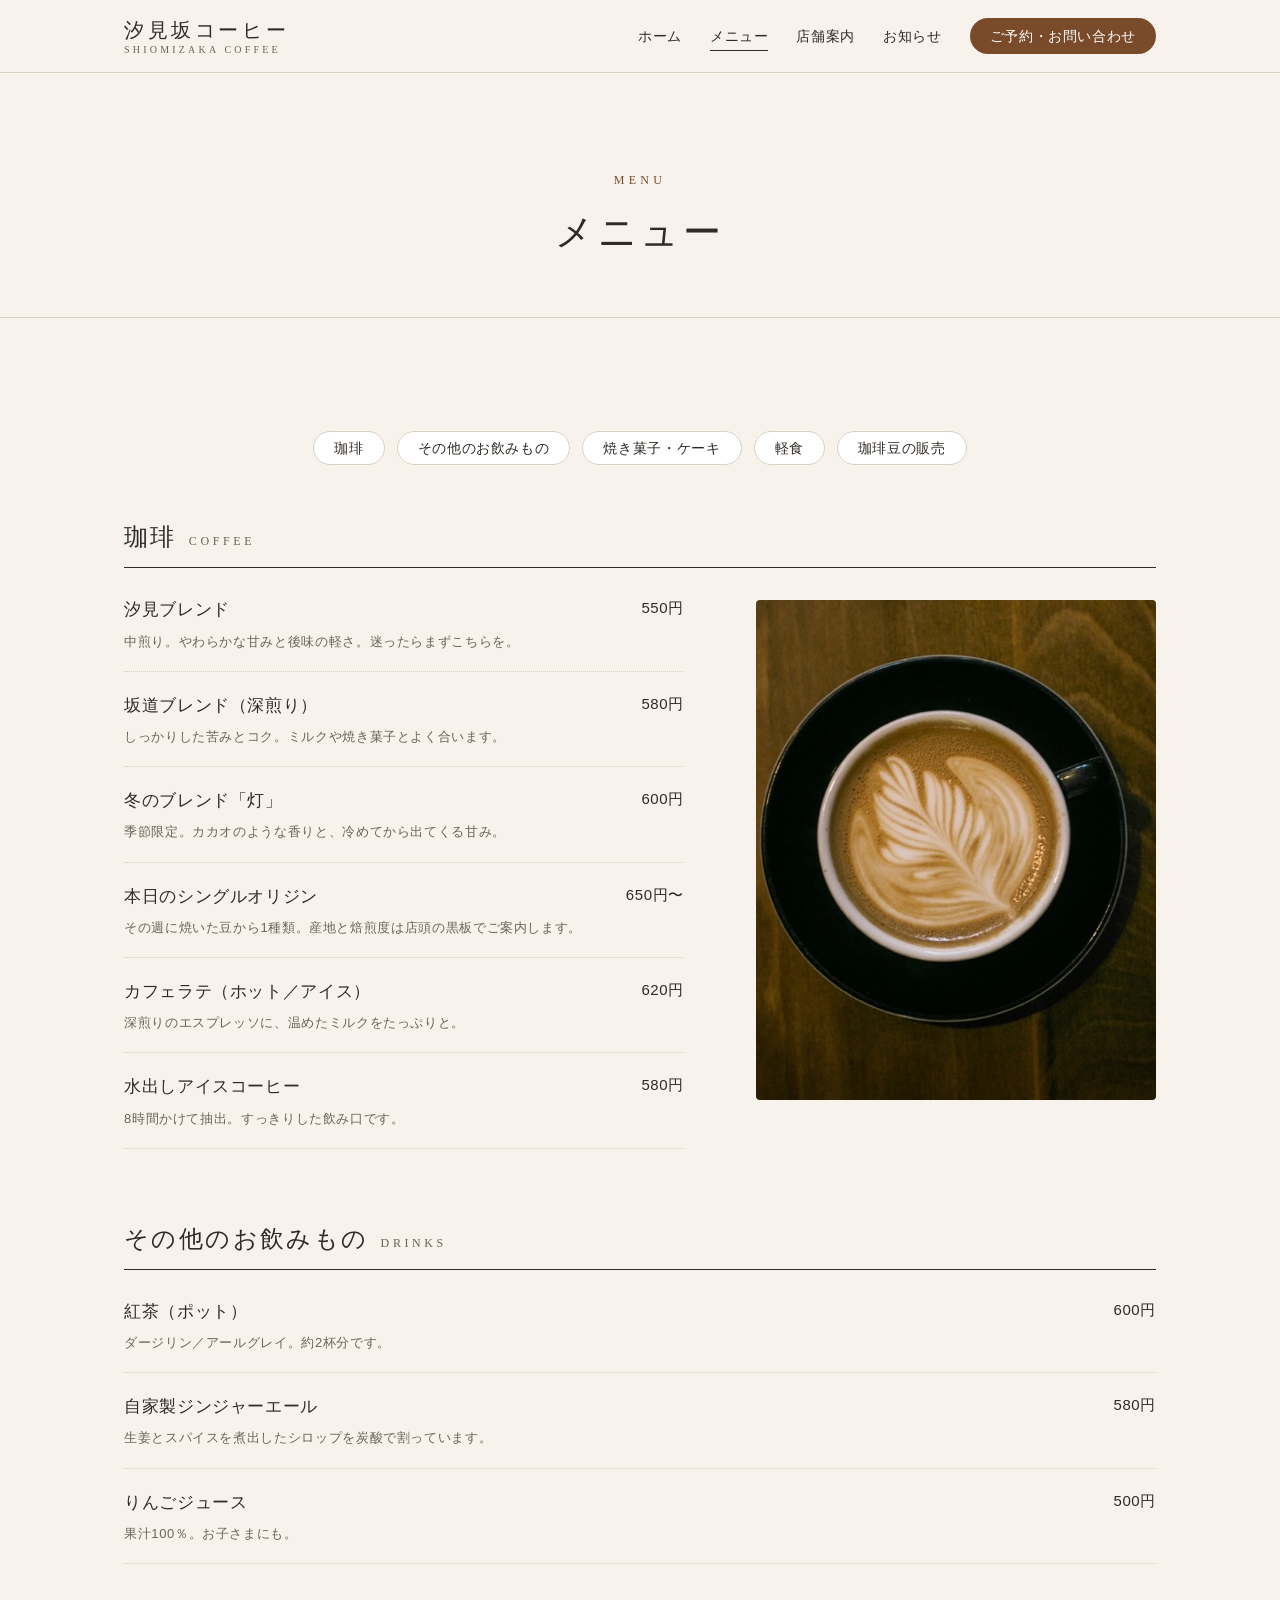
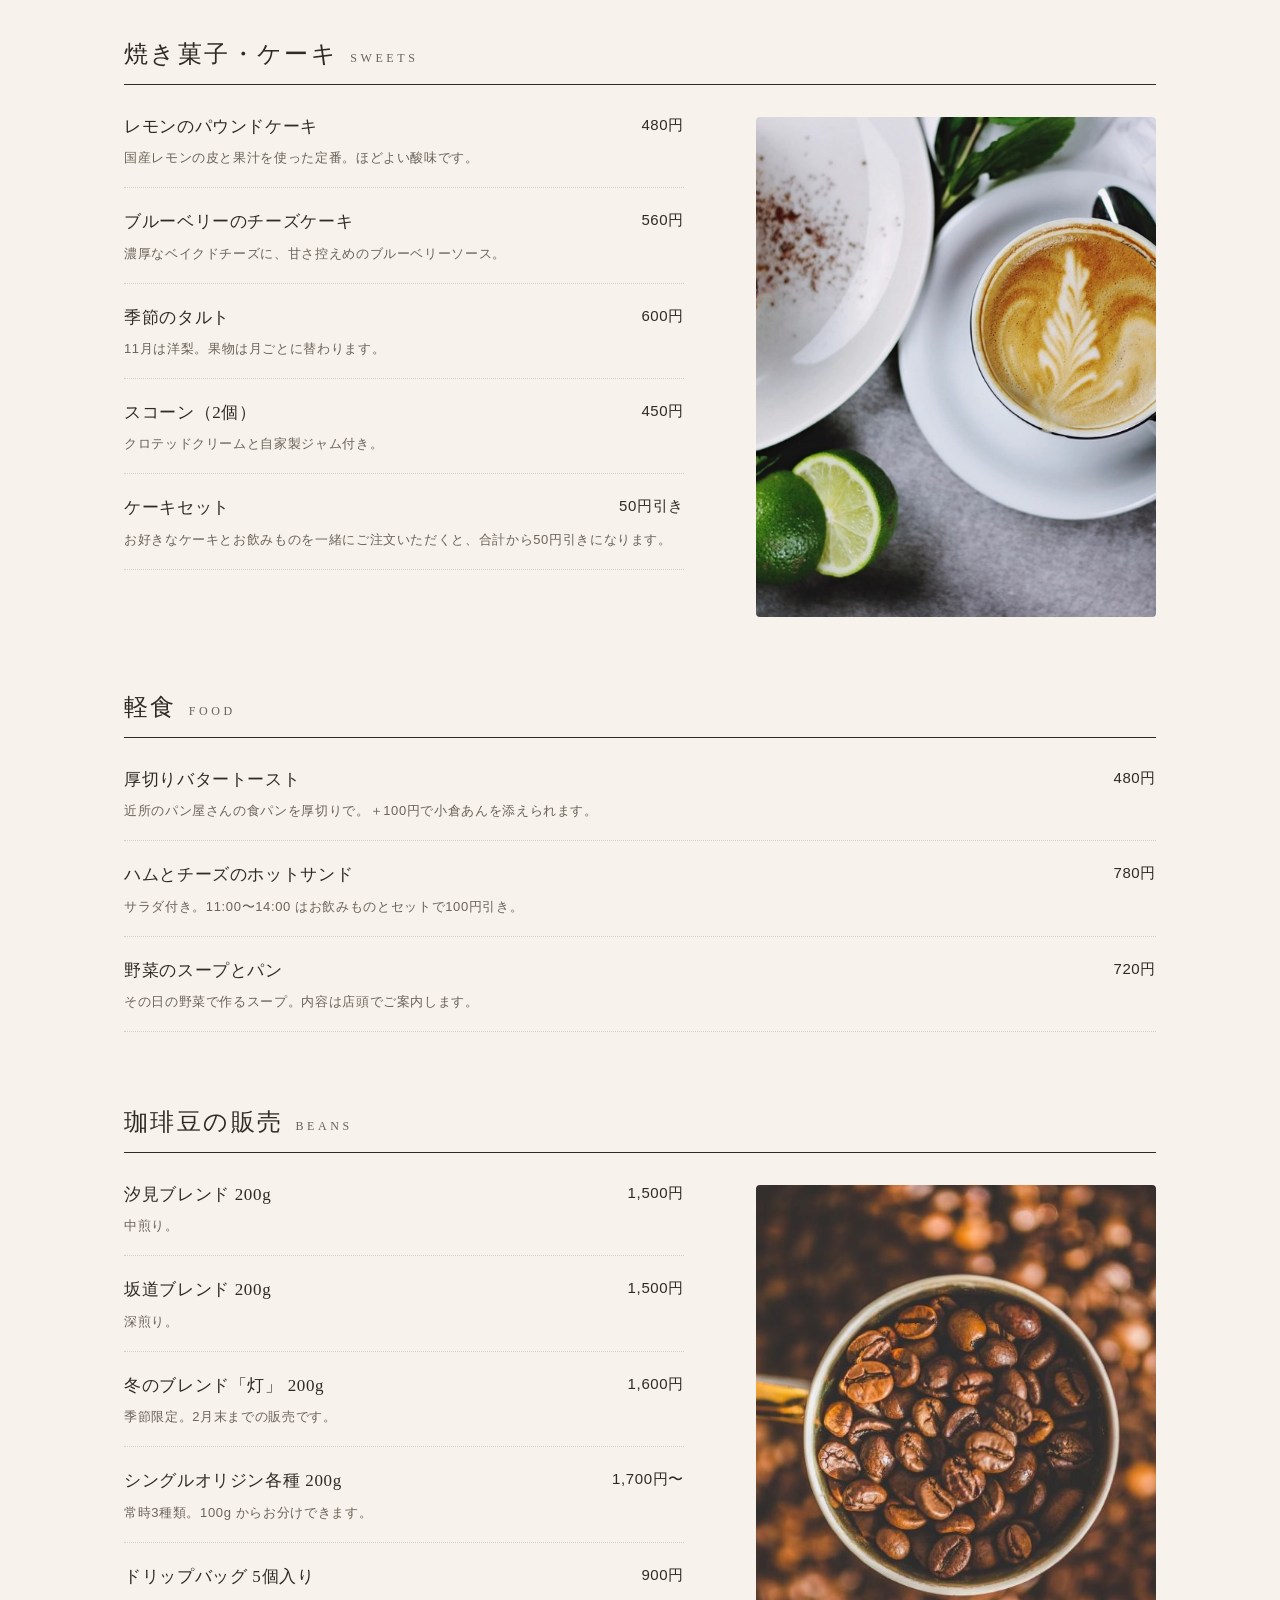
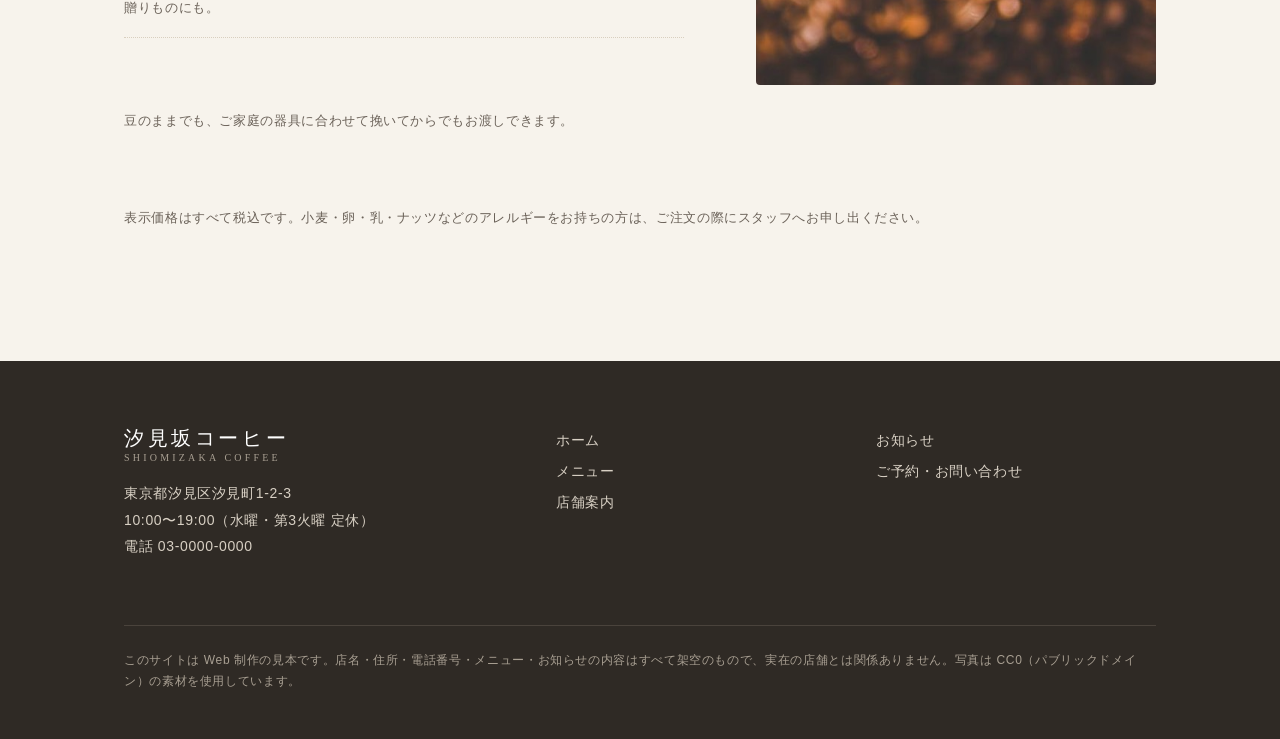
<file: cafe/menu.html>
<!DOCTYPE html>
<html lang="ja">
<head>
<meta charset="utf-8">
<meta name="viewport" content="width=device-width, initial-scale=1">
<title>メニュー｜汐見坂コーヒー（制作見本）</title>
<meta name="description" content="汐見坂コーヒーのメニュー。自家焙煎の珈琲、焼き菓子、軽食、珈琲豆の販売。※架空の店舗を題材にした Web 制作の見本です。">
<meta name="robots" content="noindex">
<link rel="stylesheet" href="style.css">
</head>
<body>
<a class="skip" href="#main">本文へ移動</a>

<header class="header">
  <div class="wrap header__in">
    <a class="logo" href="index.html"><span class="logo__ja">汐見坂コーヒー</span><span class="logo__en">SHIOMIZAKA COFFEE</span></a>
    <input class="nav__toggle" type="checkbox" id="nav-toggle" aria-label="メニューを開く">
    <label class="nav__btn" for="nav-toggle">MENU</label>
    <nav class="nav" aria-label="サイト内メニュー">
      <ul class="nav__list">
        <li><a href="index.html">ホーム</a></li>
        <li><a href="menu.html" aria-current="page">メニュー</a></li>
        <li><a href="access.html">店舗案内</a></li>
        <li><a href="news.html">お知らせ</a></li>
        <li><a class="nav__cta" href="contact.html">ご予約・お問い合わせ</a></li>
      </ul>
    </nav>
  </div>
</header>

<main id="main">
  <div class="pagehead">
    <div class="wrap">
      <p class="eyebrow">Menu</p>
      <h1>メニュー</h1>
    </div>
  </div>

  <section class="section">
    <div class="wrap">
      <ul class="menu-nav">
        <li><a href="#coffee">珈琲</a></li>
        <li><a href="#drink">その他のお飲みもの</a></li>
        <li><a href="#sweets">焼き菓子・ケーキ</a></li>
        <li><a href="#food">軽食</a></li>
        <li><a href="#beans">珈琲豆の販売</a></li>
      </ul>

      <!-- メニューの更新: <li> を1行足す／消すだけで反映される。価格は税込で書く -->
      <div class="menu-group" id="coffee">
        <h2>珈琲<small>COFFEE</small></h2>
        <div class="menu-cols">
          <ul class="menu-list">
            <li><span class="name">汐見ブレンド</span><span class="price">550円</span><span class="desc">中煎り。やわらかな甘みと後味の軽さ。迷ったらまずこちらを。</span></li>
            <li><span class="name">坂道ブレンド（深煎り）</span><span class="price">580円</span><span class="desc">しっかりした苦みとコク。ミルクや焼き菓子とよく合います。</span></li>
            <li><span class="name">冬のブレンド「灯」</span><span class="price">600円</span><span class="desc">季節限定。カカオのような香りと、冷めてから出てくる甘み。</span></li>
            <li><span class="name">本日のシングルオリジン</span><span class="price">650円〜</span><span class="desc">その週に焼いた豆から1種類。産地と焙煎度は店頭の黒板でご案内します。</span></li>
            <li><span class="name">カフェラテ（ホット／アイス）</span><span class="price">620円</span><span class="desc">深煎りのエスプレッソに、温めたミルクをたっぷりと。</span></li>
            <li><span class="name">水出しアイスコーヒー</span><span class="price">580円</span><span class="desc">8時間かけて抽出。すっきりした飲み口です。</span></li>
          </ul>
          <img src="img/latte.jpg" alt="木のテーブルに置かれたカフェラテ。葉の模様のラテアート" width="1000" height="667" loading="lazy">
        </div>
      </div>

      <div class="menu-group" id="drink">
        <h2>その他のお飲みもの<small>DRINKS</small></h2>
        <ul class="menu-list">
            <li><span class="name">紅茶（ポット）</span><span class="price">600円</span><span class="desc">ダージリン／アールグレイ。約2杯分です。</span></li>
            <li><span class="name">自家製ジンジャーエール</span><span class="price">580円</span><span class="desc">生姜とスパイスを煮出したシロップを炭酸で割っています。</span></li>
            <li><span class="name">りんごジュース</span><span class="price">500円</span><span class="desc">果汁100％。お子さまにも。</span></li>
        </ul>
      </div>

      <div class="menu-group" id="sweets">
        <h2>焼き菓子・ケーキ<small>SWEETS</small></h2>
        <div class="menu-cols">
          <ul class="menu-list">
            <li><span class="name">レモンのパウンドケーキ</span><span class="price">480円</span><span class="desc">国産レモンの皮と果汁を使った定番。ほどよい酸味です。</span></li>
            <li><span class="name">ブルーベリーのチーズケーキ</span><span class="price">560円</span><span class="desc">濃厚なベイクドチーズに、甘さ控えめのブルーベリーソース。</span></li>
            <li><span class="name">季節のタルト</span><span class="price">600円</span><span class="desc">11月は洋梨。果物は月ごとに替わります。</span></li>
            <li><span class="name">スコーン（2個）</span><span class="price">450円</span><span class="desc">クロテッドクリームと自家製ジャム付き。</span></li>
            <li><span class="name">ケーキセット</span><span class="price">50円引き</span><span class="desc">お好きなケーキとお飲みものを一緒にご注文いただくと、合計から50円引きになります。</span></li>
          </ul>
          <img src="img/cheesecake.jpg" alt="ブルーベリーのチーズケーキとカフェラテ" width="1000" height="667" loading="lazy">
        </div>
      </div>

      <div class="menu-group" id="food">
        <h2>軽食<small>FOOD</small></h2>
        <ul class="menu-list">
            <li><span class="name">厚切りバタートースト</span><span class="price">480円</span><span class="desc">近所のパン屋さんの食パンを厚切りで。＋100円で小倉あんを添えられます。</span></li>
            <li><span class="name">ハムとチーズのホットサンド</span><span class="price">780円</span><span class="desc">サラダ付き。11:00〜14:00 はお飲みものとセットで100円引き。</span></li>
            <li><span class="name">野菜のスープとパン</span><span class="price">720円</span><span class="desc">その日の野菜で作るスープ。内容は店頭でご案内します。</span></li>
        </ul>
      </div>

      <div class="menu-group" id="beans">
        <h2>珈琲豆の販売<small>BEANS</small></h2>
        <div class="menu-cols">
          <ul class="menu-list">
            <li><span class="name">汐見ブレンド 200g</span><span class="price">1,500円</span><span class="desc">中煎り。</span></li>
            <li><span class="name">坂道ブレンド 200g</span><span class="price">1,500円</span><span class="desc">深煎り。</span></li>
            <li><span class="name">冬のブレンド「灯」 200g</span><span class="price">1,600円</span><span class="desc">季節限定。2月末までの販売です。</span></li>
            <li><span class="name">シングルオリジン各種 200g</span><span class="price">1,700円〜</span><span class="desc">常時3種類。100g からお分けできます。</span></li>
            <li><span class="name">ドリップバッグ 5個入り</span><span class="price">900円</span><span class="desc">贈りものにも。</span></li>
          </ul>
          <img src="img/beans.jpg" alt="カップに入った焙煎済みの珈琲豆" width="1000" height="667" loading="lazy">
        </div>
        <p class="note" style="margin-top:24px">豆のままでも、ご家庭の器具に合わせて挽いてからでもお渡しできます。</p>
      </div>

      <p class="note">表示価格はすべて税込です。小麦・卵・乳・ナッツなどのアレルギーをお持ちの方は、ご注文の際にスタッフへお申し出ください。</p>
    </div>
  </section>
</main>

<footer class="footer">
  <div class="wrap">
    <div class="footer__grid">
      <div>
        <a class="logo" href="index.html"><span class="logo__ja">汐見坂コーヒー</span><span class="logo__en">SHIOMIZAKA COFFEE</span></a>
        <p style="margin-top:16px">東京都汐見区汐見町1-2-3<br>10:00〜19:00（水曜・第3火曜 定休）<br>電話 03-0000-0000</p>
      </div>
      <ul>
        <li><a href="index.html">ホーム</a></li>
        <li><a href="menu.html">メニュー</a></li>
        <li><a href="access.html">店舗案内</a></li>
      </ul>
      <ul>
        <li><a href="news.html">お知らせ</a></li>
        <li><a href="contact.html">ご予約・お問い合わせ</a></li>
      </ul>
    </div>
    <p class="footer__sample">このサイトは Web 制作の見本です。店名・住所・電話番号・メニュー・お知らせの内容はすべて架空のもので、実在の店舗とは関係ありません。写真は CC0（パブリックドメイン）の素材を使用しています。</p>
  </div>
</footer>
</body>
</html>
</file>
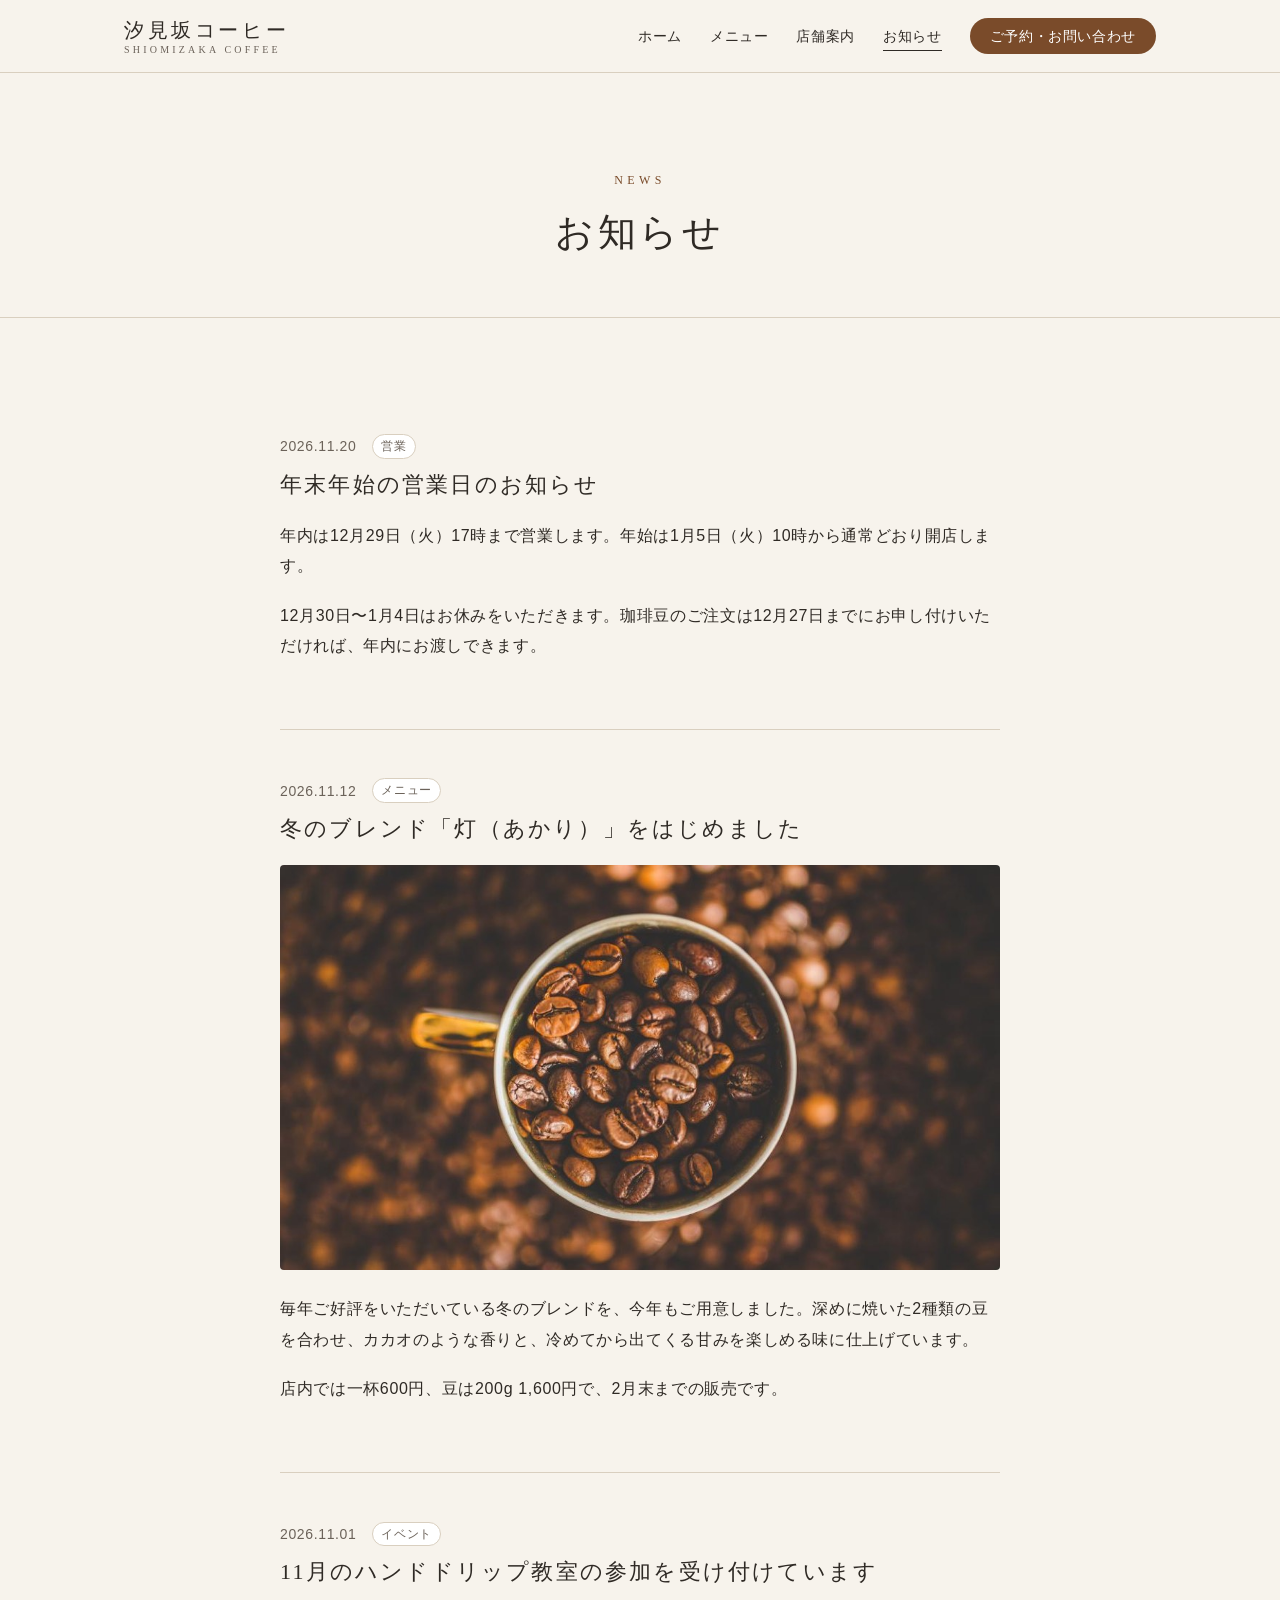
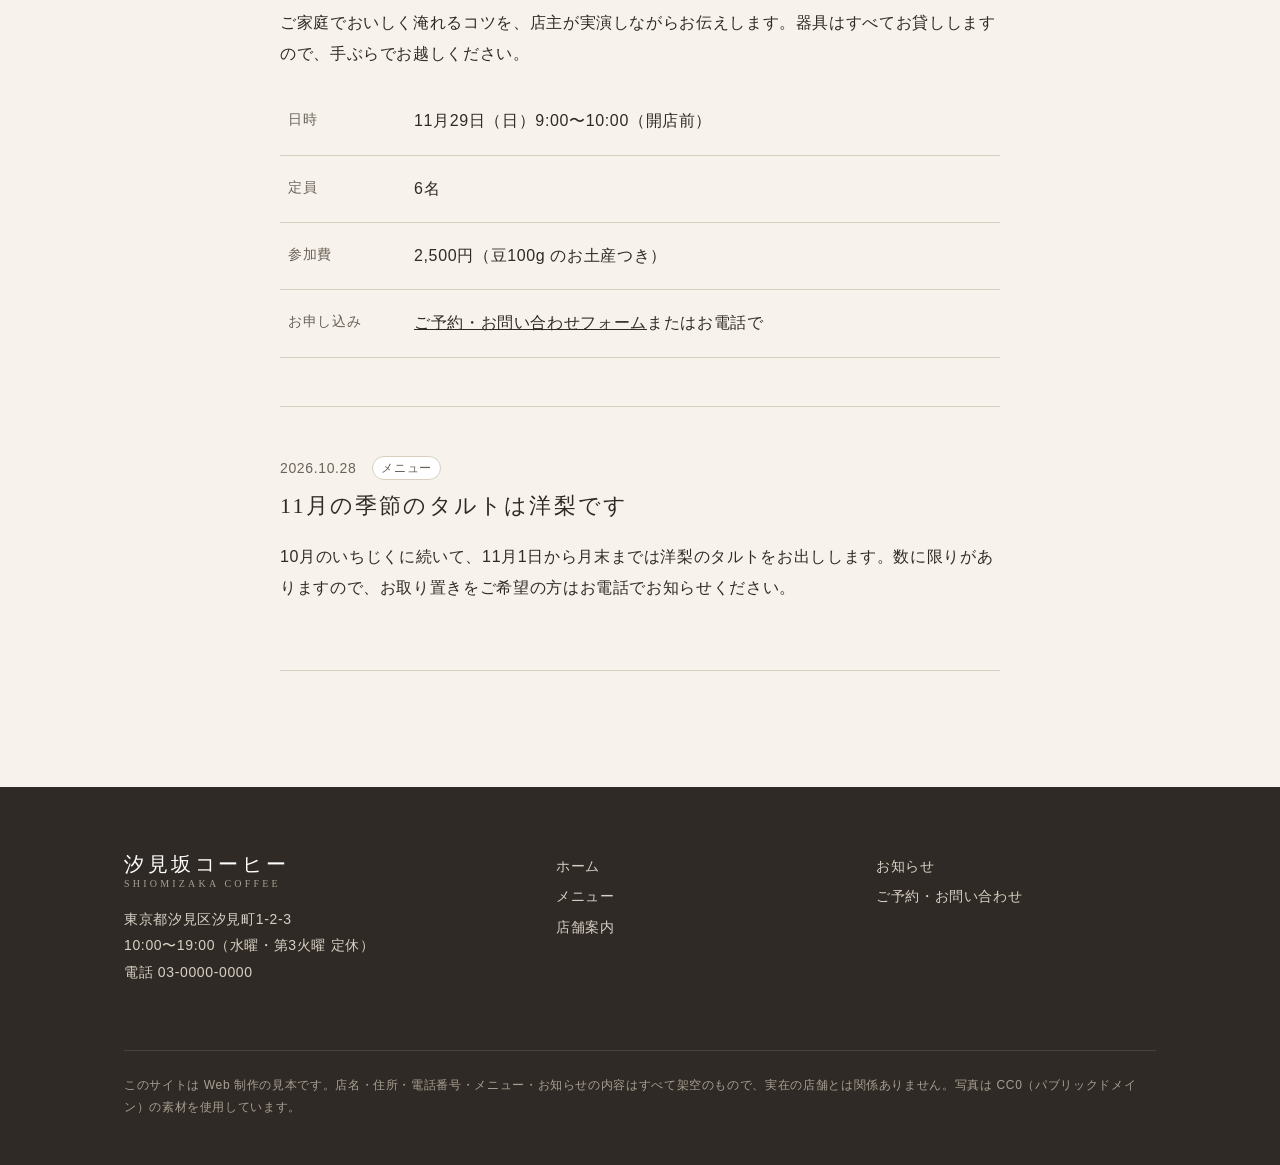
<file: cafe/news.html>
<!DOCTYPE html>
<html lang="ja">
<head>
<meta charset="utf-8">
<meta name="viewport" content="width=device-width, initial-scale=1">
<title>お知らせ｜汐見坂コーヒー（制作見本）</title>
<meta name="description" content="汐見坂コーヒーからのお知らせ。※架空の店舗を題材にした Web 制作の見本です。">
<meta name="robots" content="noindex">
<link rel="stylesheet" href="style.css">
</head>
<body>
<a class="skip" href="#main">本文へ移動</a>

<header class="header">
  <div class="wrap header__in">
    <a class="logo" href="index.html"><span class="logo__ja">汐見坂コーヒー</span><span class="logo__en">SHIOMIZAKA COFFEE</span></a>
    <input class="nav__toggle" type="checkbox" id="nav-toggle" aria-label="メニューを開く">
    <label class="nav__btn" for="nav-toggle">MENU</label>
    <nav class="nav" aria-label="サイト内メニュー">
      <ul class="nav__list">
        <li><a href="index.html">ホーム</a></li>
        <li><a href="menu.html">メニュー</a></li>
        <li><a href="access.html">店舗案内</a></li>
        <li><a href="news.html" aria-current="page">お知らせ</a></li>
        <li><a class="nav__cta" href="contact.html">ご予約・お問い合わせ</a></li>
      </ul>
    </nav>
  </div>
</header>

<main id="main">
  <div class="pagehead">
    <div class="wrap">
      <p class="eyebrow">News</p>
      <h1>お知らせ</h1>
    </div>
  </div>

  <section class="section">
    <div class="wrap">
      <!-- お知らせの更新: 下の <article> をひとつ複製して先頭に置き、id・日付・分類・本文を書き換える。
           トップページ（index.html）の「お知らせ」3件も新しい順に入れ替える -->
      <article class="post" id="n20261120">
        <div class="post__meta"><time datetime="2026-11-20">2026.11.20</time><span class="tag">営業</span></div>
        <h2>年末年始の営業日のお知らせ</h2>
        <p>年内は12月29日（火）17時まで営業します。年始は1月5日（火）10時から通常どおり開店します。</p>
        <p>12月30日〜1月4日はお休みをいただきます。珈琲豆のご注文は12月27日までにお申し付けいただければ、年内にお渡しできます。</p>
      </article>

      <article class="post" id="n20261112">
        <div class="post__meta"><time datetime="2026-11-12">2026.11.12</time><span class="tag">メニュー</span></div>
        <h2>冬のブレンド「灯（あかり）」をはじめました</h2>
        <img src="img/beans.jpg" alt="焙煎した珈琲豆" width="1000" height="667" loading="lazy">
        <p>毎年ご好評をいただいている冬のブレンドを、今年もご用意しました。深めに焼いた2種類の豆を合わせ、カカオのような香りと、冷めてから出てくる甘みを楽しめる味に仕上げています。</p>
        <p>店内では一杯600円、豆は200g 1,600円で、2月末までの販売です。</p>
      </article>

      <article class="post" id="n20261101">
        <div class="post__meta"><time datetime="2026-11-01">2026.11.01</time><span class="tag">イベント</span></div>
        <h2>11月のハンドドリップ教室の参加を受け付けています</h2>
        <p>ご家庭でおいしく淹れるコツを、店主が実演しながらお伝えします。器具はすべてお貸ししますので、手ぶらでお越しください。</p>
        <table class="table">
          <tr><th scope="row">日時</th><td>11月29日（日）9:00〜10:00（開店前）</td></tr>
          <tr><th scope="row">定員</th><td>6名</td></tr>
          <tr><th scope="row">参加費</th><td>2,500円（豆100g のお土産つき）</td></tr>
          <tr><th scope="row">お申し込み</th><td><a href="contact.html">ご予約・お問い合わせフォーム</a>またはお電話で</td></tr>
        </table>
      </article>

      <article class="post" id="n20261028">
        <div class="post__meta"><time datetime="2026-10-28">2026.10.28</time><span class="tag">メニュー</span></div>
        <h2>11月の季節のタルトは洋梨です</h2>
        <p>10月のいちじくに続いて、11月1日から月末までは洋梨のタルトをお出しします。数に限りがありますので、お取り置きをご希望の方はお電話でお知らせください。</p>
      </article>
    </div>
  </section>
</main>

<footer class="footer">
  <div class="wrap">
    <div class="footer__grid">
      <div>
        <a class="logo" href="index.html"><span class="logo__ja">汐見坂コーヒー</span><span class="logo__en">SHIOMIZAKA COFFEE</span></a>
        <p style="margin-top:16px">東京都汐見区汐見町1-2-3<br>10:00〜19:00（水曜・第3火曜 定休）<br>電話 03-0000-0000</p>
      </div>
      <ul>
        <li><a href="index.html">ホーム</a></li>
        <li><a href="menu.html">メニュー</a></li>
        <li><a href="access.html">店舗案内</a></li>
      </ul>
      <ul>
        <li><a href="news.html">お知らせ</a></li>
        <li><a href="contact.html">ご予約・お問い合わせ</a></li>
      </ul>
    </div>
    <p class="footer__sample">このサイトは Web 制作の見本です。店名・住所・電話番号・メニュー・お知らせの内容はすべて架空のもので、実在の店舗とは関係ありません。写真は CC0（パブリックドメイン）の素材を使用しています。</p>
  </div>
</footer>
</body>
</html>
</file>
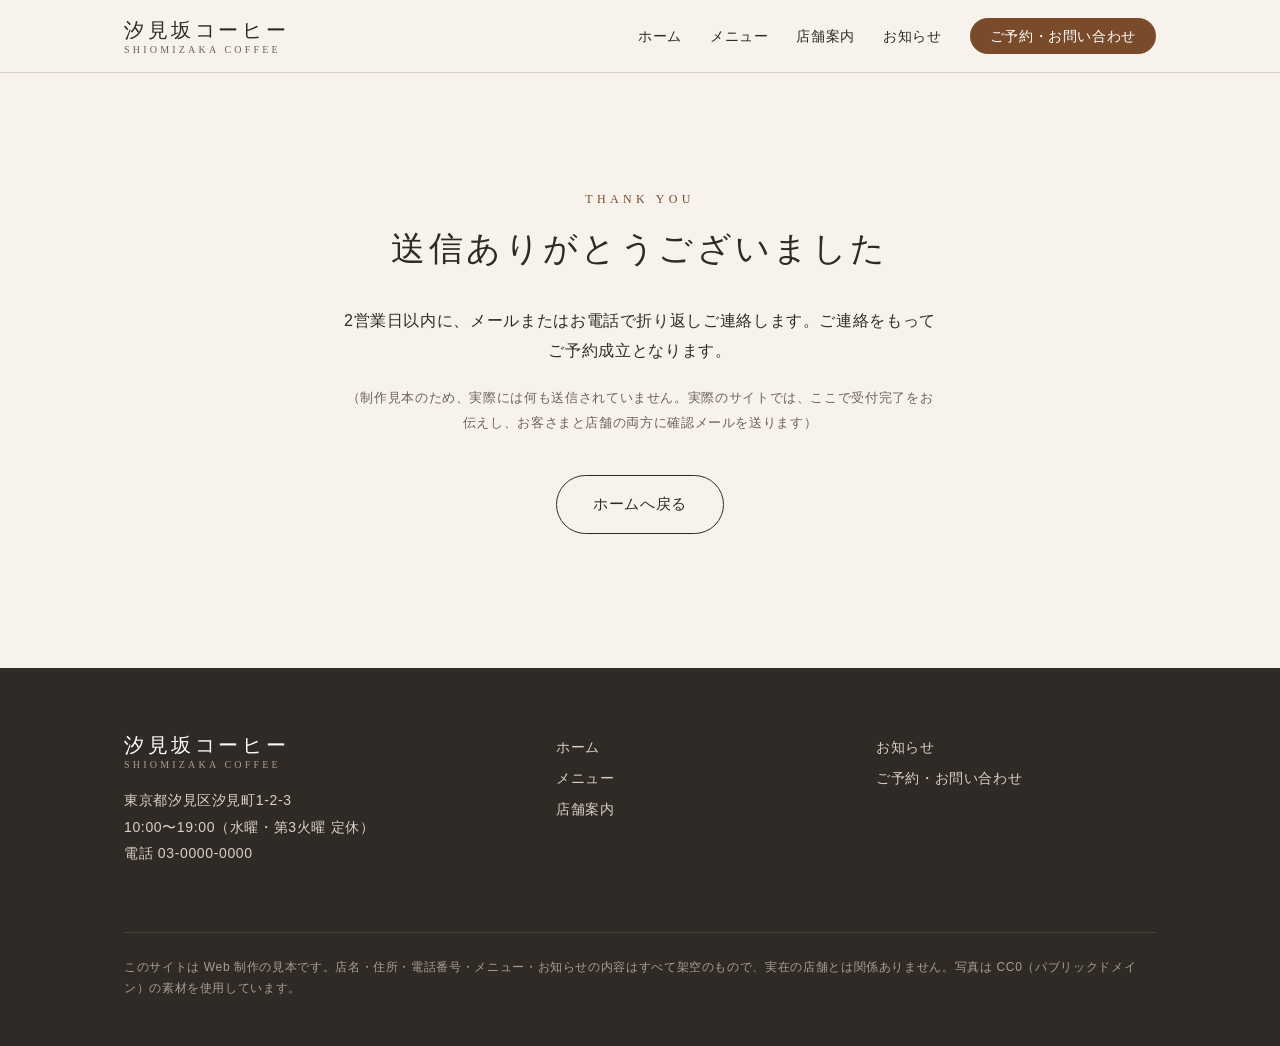
<file: cafe/thanks.html>
<!DOCTYPE html>
<html lang="ja">
<head>
<meta charset="utf-8">
<meta name="viewport" content="width=device-width, initial-scale=1">
<title>送信完了｜汐見坂コーヒー（制作見本）</title>
<meta name="description" content="送信完了ページ。※架空の店舗を題材にした Web 制作の見本です。">
<meta name="robots" content="noindex">
<link rel="stylesheet" href="style.css">
</head>
<body>
<a class="skip" href="#main">本文へ移動</a>

<header class="header">
  <div class="wrap header__in">
    <a class="logo" href="index.html"><span class="logo__ja">汐見坂コーヒー</span><span class="logo__en">SHIOMIZAKA COFFEE</span></a>
    <input class="nav__toggle" type="checkbox" id="nav-toggle" aria-label="メニューを開く">
    <label class="nav__btn" for="nav-toggle">MENU</label>
    <nav class="nav" aria-label="サイト内メニュー">
      <ul class="nav__list">
        <li><a href="index.html">ホーム</a></li>
        <li><a href="menu.html">メニュー</a></li>
        <li><a href="access.html">店舗案内</a></li>
        <li><a href="news.html">お知らせ</a></li>
        <li><a class="nav__cta" href="contact.html">ご予約・お問い合わせ</a></li>
      </ul>
    </nav>
  </div>
</header>

<main id="main">
  <section class="thanks">
    <p class="eyebrow">Thank you</p>
    <h1 class="title">送信ありがとうございました</h1>
    <p>2営業日以内に、メールまたはお電話で折り返しご連絡します。ご連絡をもってご予約成立となります。</p>
    <p class="note">（制作見本のため、実際には何も送信されていません。実際のサイトでは、ここで受付完了をお伝えし、お客さまと店舗の両方に確認メールを送ります）</p>
    <p style="margin-top:40px"><a class="btn" href="index.html">ホームへ戻る</a></p>
  </section>
</main>

<footer class="footer">
  <div class="wrap">
    <div class="footer__grid">
      <div>
        <a class="logo" href="index.html"><span class="logo__ja">汐見坂コーヒー</span><span class="logo__en">SHIOMIZAKA COFFEE</span></a>
        <p style="margin-top:16px">東京都汐見区汐見町1-2-3<br>10:00〜19:00（水曜・第3火曜 定休）<br>電話 03-0000-0000</p>
      </div>
      <ul>
        <li><a href="index.html">ホーム</a></li>
        <li><a href="menu.html">メニュー</a></li>
        <li><a href="access.html">店舗案内</a></li>
      </ul>
      <ul>
        <li><a href="news.html">お知らせ</a></li>
        <li><a href="contact.html">ご予約・お問い合わせ</a></li>
      </ul>
    </div>
    <p class="footer__sample">このサイトは Web 制作の見本です。店名・住所・電話番号・メニュー・お知らせの内容はすべて架空のもので、実在の店舗とは関係ありません。写真は CC0（パブリックドメイン）の素材を使用しています。</p>
  </div>
</footer>
</body>
</html>
</file>
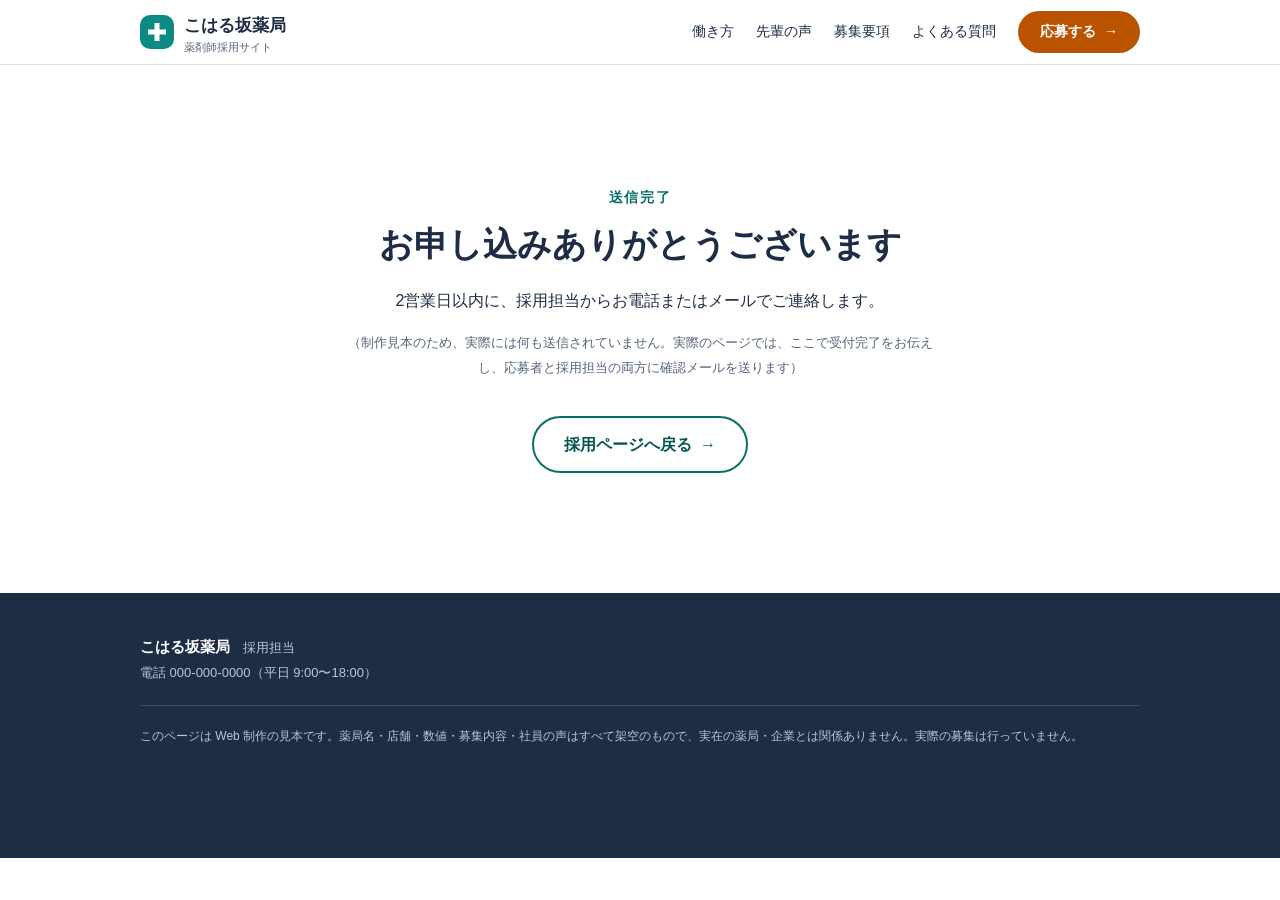
<file: pharmacy-recruit/thanks.html>
<!DOCTYPE html>
<html lang="ja">
<head>
<meta charset="utf-8">
<meta name="viewport" content="width=device-width, initial-scale=1">
<title>送信完了｜薬剤師採用｜こはる坂薬局（制作見本）</title>
<meta name="description" content="こはる坂薬局の薬剤師採用ページ。年間休日125日、月平均残業7時間。患者さんと向き合う時間を大切にする薬局です。※架空の薬局を題材にした Web 制作の見本です。">
<meta name="robots" content="noindex">
<link rel="stylesheet" href="style.css">
</head>
<body>

<header class="head">
  <div class="wrap head__in">
    <a class="brand" href="index.html#top">
      <svg viewBox="0 0 34 34" aria-hidden="true"><rect width="34" height="34" rx="10" fill="#0d8a84"/><path d="M14.5 8h5v6.5H26v5h-6.5V26h-5v-6.5H8v-5h6.5z" fill="#fff"/></svg>
      <span>こはる坂薬局<small>薬剤師採用サイト</small></span>
    </a>
    <nav class="head__nav" aria-label="ページ内メニュー">
      <a href="index.html#work">働き方</a>
      <a href="index.html#voice">先輩の声</a>
      <a href="index.html#spec">募集要項</a>
      <a href="index.html#faq">よくある質問</a>
      <a class="btn btn--cta btn--sm" href="index.html#entry">応募する</a>
    </nav>
  </div>
</header>

<main>
  <section class="done">
    <p class="kicker">送信完了</p>
    <h1 class="h2">お申し込みありがとうございます</h1>
    <p>2営業日以内に、採用担当からお電話またはメールでご連絡します。</p>
    <p class="small" style="margin-top:16px">（制作見本のため、実際には何も送信されていません。実際のページでは、ここで受付完了をお伝えし、応募者と採用担当の両方に確認メールを送ります）</p>
    <p style="margin-top:36px"><a class="btn btn--line" href="index.html">採用ページへ戻る</a></p>
  </section>
</main>

<footer class="foot">
  <div class="wrap">
    <p><b>こはる坂薬局</b>　採用担当</p>
    <p>電話 000-000-0000（平日 9:00〜18:00）</p>
    <p class="foot__note">このページは Web 制作の見本です。薬局名・店舗・数値・募集内容・社員の声はすべて架空のもので、実在の薬局・企業とは関係ありません。実際の募集は行っていません。</p>
  </div>
</footer>

</body>
</html>
</file>
<file: cafe/style.css>
/* 汐見坂コーヒー（制作見本）共通スタイル
   構成: 1.変数 2.土台 3.ヘッダー 4.共通部品 5.ページ別 6.フッター 7.スマートフォン */

/* 1. 変数（色・書体・余白はここだけ直せば全ページに反映される） */
:root {
  --bg: #f7f3ec;
  --bg-soft: #efe8dc;
  --ink: #2f2a25;
  --ink-soft: #6b6259;
  --line: #d9cfbf;
  --accent: #7a4b2a;
  --accent-ink: #fff;
  --green: #4d5b48;
  --serif: "Hiragino Mincho ProN", "Yu Mincho", "YuMincho", "Noto Serif JP", serif;
  --sans: "Hiragino Kaku Gothic ProN", "Hiragino Sans", "Yu Gothic", "Noto Sans JP", Meiryo, sans-serif;
  --wrap: 1080px;
  --gap: clamp(56px, 9vw, 120px);
}

/* 2. 土台 */
*, *::before, *::after { box-sizing: border-box; }
html { scroll-behavior: smooth; -webkit-text-size-adjust: 100%; }
body {
  margin: 0;
  background: var(--bg);
  color: var(--ink);
  font-family: var(--sans);
  font-size: 16px;
  line-height: 1.9;
  letter-spacing: .04em;
}
img { max-width: 100%; height: auto; display: block; }
a { color: inherit; }
h1, h2, h3 { font-family: var(--serif); font-weight: 500; line-height: 1.5; letter-spacing: .1em; margin: 0; text-wrap: balance; }
p { margin: 0 0 1.2em; }
.wrap { max-width: var(--wrap); margin: 0 auto; padding: 0 24px; }
.section { padding: var(--gap) 0; }
.section--soft { background: var(--bg-soft); }
.skip { position: absolute; left: -9999px; }
.skip:focus { left: 16px; top: 16px; background: #fff; padding: 8px 16px; z-index: 100; }
:focus-visible { outline: 2px solid var(--accent); outline-offset: 3px; }

/* 3. ヘッダー */
.header {
  position: sticky; top: 0; z-index: 50;
  background: rgba(247, 243, 236, .94);
  backdrop-filter: blur(6px);
  border-bottom: 1px solid var(--line);
}
.header__in { display: flex; align-items: center; justify-content: space-between; height: 72px; }
.logo { text-decoration: none; font-family: var(--serif); line-height: 1.3; }
.logo__ja { display: block; font-size: 20px; letter-spacing: .18em; }
.logo__en { display: block; font-size: 10px; letter-spacing: .32em; color: var(--ink-soft); }
.nav__list { display: flex; gap: 28px; list-style: none; margin: 0; padding: 0; align-items: center; }
.nav__list a { text-decoration: none; font-size: 14px; padding: 6px 0; border-bottom: 1px solid transparent; }
.nav__list a:hover, .nav__list a[aria-current="page"] { border-bottom-color: var(--ink); }
.nav__list .nav__cta {
  background: var(--accent); color: var(--accent-ink);
  padding: 10px 20px; border-radius: 999px; border: 0;
}
.nav__list .nav__cta:hover { background: #643c20; border: 0; }
.nav__toggle, .nav__btn { display: none; }

/* 4. 共通部品 */
.eyebrow { font-family: var(--serif); font-size: 12px; letter-spacing: .36em; color: var(--accent); text-transform: uppercase; margin: 0 0 12px; }
.title { font-size: clamp(24px, 3.4vw, 34px); margin-bottom: 32px; }
.lead { font-family: var(--serif); font-size: clamp(17px, 2vw, 20px); line-height: 2.1; }
.btn {
  display: inline-block; text-decoration: none; font-size: 15px;
  padding: 14px 36px; border: 1px solid var(--ink); border-radius: 999px;
  transition: background .2s, color .2s;
}
.btn:hover { background: var(--ink); color: var(--bg); }
.btn--fill { background: var(--accent); border-color: var(--accent); color: var(--accent-ink); }
.btn--fill:hover { background: #643c20; border-color: #643c20; color: #fff; }
.center { text-align: center; }
.note { font-size: 13px; color: var(--ink-soft); }

.pagehead { padding: clamp(56px, 8vw, 96px) 0 clamp(32px, 5vw, 56px); text-align: center; border-bottom: 1px solid var(--line); }
.pagehead h1 { font-size: clamp(26px, 4vw, 38px); }

.split { display: grid; grid-template-columns: 1fr 1fr; gap: clamp(32px, 6vw, 80px); align-items: center; }
.split--rev > :first-child { order: 2; }
.split img { width: 100%; aspect-ratio: 4 / 3; object-fit: cover; border-radius: 4px; }

.cards { display: grid; grid-template-columns: repeat(3, 1fr); gap: clamp(24px, 4vw, 48px); list-style: none; margin: 0; padding: 0; }
.card img { width: 100%; aspect-ratio: 4 / 3; object-fit: cover; border-radius: 4px; margin-bottom: 20px; }
.card h3 { font-size: 19px; margin-bottom: 10px; }
.card p { font-size: 15px; color: var(--ink-soft); margin: 0; }

.table { width: 100%; border-collapse: collapse; }
.table th, .table td { text-align: left; padding: 18px 8px; border-bottom: 1px solid var(--line); vertical-align: top; font-weight: 400; }
.table th { width: 9em; color: var(--ink-soft); font-size: 14px; white-space: nowrap; }

/* 5. ページ別 */
/* トップ */
.hero { position: relative; min-height: min(78vh, 720px); display: grid; align-items: end; color: #fff; }
.hero img { position: absolute; inset: 0; width: 100%; height: 100%; object-fit: cover; }
.hero::after { content: ""; position: absolute; inset: 0; background: linear-gradient(180deg, rgba(30, 22, 15, .15) 30%, rgba(30, 22, 15, .72)); }
.hero__body { position: relative; z-index: 1; padding-top: 120px; padding-bottom: clamp(40px, 7vw, 88px); }
.hero h1 { font-size: clamp(28px, 5vw, 52px); line-height: 1.6; margin-bottom: 16px; }
.hero p { font-size: clamp(14px, 1.6vw, 16px); margin: 0; max-width: 34em; }

.newslist { list-style: none; margin: 0 0 32px; padding: 0; border-top: 1px solid var(--line); }
.newslist li { border-bottom: 1px solid var(--line); }
.newslist a { display: grid; grid-template-columns: 7.5em 5.5em 1fr; gap: 16px; padding: 18px 8px; text-decoration: none; align-items: baseline; }
.newslist a:hover { background: rgba(122, 75, 42, .06); }
.newslist time { font-size: 14px; color: var(--ink-soft); }
.tag { font-size: 12px; border: 1px solid var(--line); border-radius: 999px; text-align: center; padding: 0 8px; color: var(--ink-soft); background: #fff; }

.hours { display: grid; grid-template-columns: 1fr 1fr; gap: clamp(32px, 6vw, 80px); }
.cta { background: var(--green); color: #fff; text-align: center; }
.cta .title { margin-bottom: 16px; }
.cta .btn { border-color: #fff; margin-top: 16px; }
.cta .btn:hover { background: #fff; color: var(--green); }

/* メニュー */
.menu-nav { display: flex; gap: 12px; justify-content: center; flex-wrap: wrap; list-style: none; padding: 0; margin: 0 0 56px; }
.menu-nav a { text-decoration: none; font-size: 14px; padding: 8px 20px; border: 1px solid var(--line); border-radius: 999px; background: #fff; }
.menu-nav a:hover { border-color: var(--ink); }
.menu-group { margin-bottom: 72px; scroll-margin-top: 96px; }
.menu-group h2 { font-size: 24px; padding-bottom: 12px; border-bottom: 1px solid var(--ink); margin-bottom: 8px; }
.menu-group h2 small { font-size: 12px; letter-spacing: .3em; color: var(--ink-soft); margin-left: 12px; }
.menu-cols { display: grid; grid-template-columns: 1.4fr 1fr; gap: clamp(32px, 6vw, 72px); align-items: start; }
.menu-cols img { width: 100%; aspect-ratio: 4 / 5; object-fit: cover; border-radius: 4px; margin-top: 24px; }
.menu-list { list-style: none; margin: 0; padding: 0; }
.menu-list li { display: grid; grid-template-columns: 1fr auto; gap: 4px 16px; padding: 18px 0; border-bottom: 1px dotted var(--line); }
.menu-list .name { font-family: var(--serif); font-size: 17px; }
.menu-list .price { font-size: 15px; white-space: nowrap; }
.menu-list .desc { grid-column: 1 / -1; font-size: 13px; color: var(--ink-soft); line-height: 1.7; }

/* 店舗案内 */
.map { width: 100%; height: auto; border: 1px solid var(--line); border-radius: 4px; background: #fff; }
.gallery { display: grid; grid-template-columns: repeat(3, 1fr); gap: 16px; margin-top: 56px; }
.gallery img { width: 100%; aspect-ratio: 4 / 3; object-fit: cover; border-radius: 4px; }

/* お知らせ */
.post { max-width: 720px; margin: 0 auto; padding: 48px 0; border-bottom: 1px solid var(--line); scroll-margin-top: 96px; }
.post:first-child { padding-top: 0; }
.post__meta { display: flex; gap: 16px; align-items: center; font-size: 14px; color: var(--ink-soft); margin-bottom: 8px; }
.post h2 { font-size: 22px; margin-bottom: 20px; }
.post img { border-radius: 4px; margin: 0 0 24px; aspect-ratio: 16 / 9; object-fit: cover; width: 100%; }

/* 予約・問い合わせ */
.contact-grid { display: grid; grid-template-columns: 1fr 1.5fr; gap: clamp(32px, 6vw, 80px); align-items: start; }
.telbox { background: #fff; border: 1px solid var(--line); border-radius: 4px; padding: 28px; }
.telbox .tel { font-family: var(--serif); font-size: 28px; letter-spacing: .08em; display: block; text-decoration: none; margin: 4px 0; }
.form { display: grid; gap: 24px; }
.form label, .form legend { display: block; font-size: 14px; margin-bottom: 6px; padding: 0; }
.req { color: #a23b2a; font-size: 12px; margin-left: 8px; }
.form input[type="text"], .form input[type="tel"], .form input[type="email"], .form input[type="date"], .form select, .form textarea {
  width: 100%; font: inherit; color: inherit; background: #fff;
  border: 1px solid var(--line); border-radius: 4px; padding: 12px 14px; min-height: 48px;
}
.form textarea { min-height: 140px; resize: vertical; }
.form input:focus, .form select:focus, .form textarea:focus { outline: 2px solid var(--accent); outline-offset: 0; border-color: var(--accent); }
.form fieldset { border: 0; margin: 0; padding: 0; }
.radios { display: flex; flex-wrap: wrap; gap: 8px 24px; }
.radios label { display: inline-flex; align-items: center; gap: 8px; margin: 0; font-size: 15px; min-height: 44px; }
.form__row { display: grid; grid-template-columns: repeat(3, 1fr); gap: 16px; }
.form button { font: inherit; cursor: pointer; justify-self: start; }
.thanks { max-width: 640px; margin: 0 auto; text-align: center; padding: var(--gap) 24px; }

/* 6. フッター */
.footer { background: var(--ink); color: #d8d0c4; padding: 64px 0 32px; font-size: 14px; }
.footer a { text-decoration: none; }
.footer a:hover { text-decoration: underline; }
.footer__grid { display: grid; grid-template-columns: 1.4fr 1fr 1fr; gap: 40px; margin-bottom: 48px; }
.footer .logo__ja { color: #fff; }
.footer .logo__en { color: #a89f92; }
.footer ul { list-style: none; margin: 0; padding: 0; line-height: 2.2; }
.footer__sample { border-top: 1px solid #4a433c; padding-top: 24px; font-size: 12px; color: #a89f92; line-height: 1.8; }

/* 7. スマートフォン（〜860px） */
@media (max-width: 860px) {
  body { font-size: 15px; }
  .header__in { height: 60px; }
  .nav__btn {
    display: grid; place-items: center; width: 44px; height: 44px; cursor: pointer;
    font-size: 11px; letter-spacing: .1em; border: 1px solid var(--line); border-radius: 4px; background: #fff;
  }
  .nav__toggle:focus-visible + .nav__btn { outline: 2px solid var(--accent); }
  .nav__toggle { display: block; position: absolute; opacity: 0; pointer-events: none; }
  .nav { display: none; position: absolute; left: 0; right: 0; top: 60px; background: var(--bg); border-bottom: 1px solid var(--line); padding: 8px 24px 24px; }
  .nav__toggle:checked ~ .nav { display: block; }
  .nav__list { flex-direction: column; align-items: stretch; gap: 0; }
  .nav__list a { display: block; padding: 14px 0; border-bottom: 1px solid var(--line); font-size: 15px; }
  .nav__list .nav__cta { text-align: center; margin-top: 16px; padding: 14px; }
  .split, .hours, .contact-grid, .menu-cols, .footer__grid { grid-template-columns: 1fr; }
  .split--rev > :first-child { order: 0; }
  .cards { grid-template-columns: 1fr; }
  .menu-cols img { aspect-ratio: 16 / 10; margin-top: 0; }
  .newslist a { grid-template-columns: auto auto 1fr; gap: 4px 12px; }
  .newslist a span:last-child { grid-column: 1 / -1; }
  .gallery { grid-template-columns: 1fr 1fr; }
  .gallery img:last-child { display: none; }
  .form__row { grid-template-columns: 1fr; }
  .table th { width: 6.5em; }
  .hero { min-height: 68vh; }
}
@media (prefers-reduced-motion: reduce) { html { scroll-behavior: auto; } .btn { transition: none; } }
</file>
<file: ops-demo/style.css>
/* 店舗日報ボード（制作見本） */
:root {
  --bg: #f3f5f9; --panel: #fff; --ink: #1b2533; --soft: #5b6b82; --line: #dfe4ec;
  --pri: #3b5bdb; --pri-dark: #2f49b3; --up: #177245; --down: #c92a2a; --warn-bg: #fff4e6; --warn: #b3530a;
  --s0: #3b5bdb; --s1: #0c8599; --s2: #e8590c; --s3: #7048e8;
  --font: "Hiragino Kaku Gothic ProN", "Hiragino Sans", "Yu Gothic", "Noto Sans JP", Meiryo, sans-serif;
}
*, *::before, *::after { box-sizing: border-box; }
body { margin: 0; background: var(--bg); color: var(--ink); font-family: var(--font); font-size: 14px; line-height: 1.7; }
h1, h2, p { margin: 0; }
button, input, select { font: inherit; color: inherit; }
:focus-visible { outline: 2px solid var(--pri); outline-offset: 2px; }

.top { background: #18233a; color: #fff; position: sticky; top: 0; z-index: 20; }
.top__in { max-width: 1120px; margin: 0 auto; padding: 12px 20px 8px; display: flex; justify-content: space-between; align-items: center; gap: 12px; flex-wrap: wrap; }
.top__name b { font-size: 17px; letter-spacing: .04em; margin-right: 10px; }
.top__name span { font-size: 12px; color: #aab6cc; }
.badge { font-size: 11px; background: #2c3b5a; color: #cfd9ee; border-radius: 999px; padding: 3px 12px; white-space: nowrap; }
.tabs { max-width: 1120px; margin: 0 auto; padding: 0 12px; display: flex; gap: 2px; overflow-x: auto; }
.tabs button { background: none; border: 0; color: #aab6cc; padding: 10px 16px; cursor: pointer; white-space: nowrap; border-bottom: 3px solid transparent; font-weight: 700; }
.tabs button:hover { color: #fff; }
.tabs button[aria-selected="true"] { color: #fff; border-bottom-color: #7c96ff; }

.main { max-width: 1120px; margin: 0 auto; padding: 20px; }
.guide { background: #eef2ff; border: 1px solid #c5d0fa; border-radius: 10px; padding: 12px 16px; margin-bottom: 16px; }
.guide.is-done { background: #e6fcf5; border-color: #96e0cb; }
.link { background: none; border: 0; padding: 0; color: var(--pri); text-decoration: underline; cursor: pointer; font-weight: 700; }
.panel { background: var(--panel); border: 1px solid var(--line); border-radius: 12px; padding: clamp(16px, 3vw, 28px); }
.bar { display: flex; justify-content: space-between; align-items: center; gap: 12px; flex-wrap: wrap; margin-bottom: 18px; }
h1 { font-size: 20px; }
h1 small { font-size: 12px; font-weight: 400; color: var(--soft); margin-left: 12px; }
h2 { font-size: 15px; margin: 26px 0 10px; padding-left: 10px; border-left: 4px solid var(--pri); }
.hint { font-size: 12px; color: var(--soft); margin-top: 8px; }

.datenav { display: flex; gap: 6px; }
.datenav button, .datenav input { border: 1px solid var(--line); background: #fff; border-radius: 8px; height: 40px; padding: 0 12px; }
.datenav button { cursor: pointer; }
.datenav button:hover { background: var(--bg); }
.datenav button:disabled { opacity: .35; cursor: default; }

.kpis { display: grid; grid-template-columns: repeat(5, 1fr); gap: 12px; }
.kpi { border: 1px solid var(--line); border-radius: 10px; padding: 14px 16px; }
.kpi span { font-size: 12px; color: var(--soft); display: block; }
.kpi b { font-size: 24px; font-variant-numeric: tabular-nums; line-height: 1.4; display: block; }
.kpi b small { font-size: 12px; font-weight: 400; margin-left: 2px; }
.kpi em { font-style: normal; font-size: 12px; font-weight: 700; }
.kpi--warn { background: var(--warn-bg); border-color: #ffd8a8; }

.scroll { overflow-x: auto; }
.tbl { width: 100%; border-collapse: collapse; font-variant-numeric: tabular-nums; min-width: 640px; }
.tbl th, .tbl td { padding: 10px 12px; border-bottom: 1px solid var(--line); text-align: right; white-space: nowrap; }
.tbl th { background: #f7f9fc; font-size: 12px; color: var(--soft); font-weight: 700; }
.tbl th:first-child, .tbl td:first-child, .tbl .l { text-align: left; }
.tbl tfoot td, .tbl .total td { font-weight: 700; background: #f7f9fc; border-top: 2px solid var(--line); }
.tbl tr.is-new td { animation: flash 2.4s ease-out; }
@keyframes flash { from { background: #fff3bf; } to { background: transparent; } }
.dot { display: inline-block; width: 10px; height: 10px; border-radius: 3px; margin-right: 8px; }
.up { color: var(--up); font-weight: 700; } .down { color: var(--down); font-weight: 700; } .muted { color: var(--soft); }
.tag { display: inline-block; font-size: 11px; font-weight: 700; border-radius: 999px; padding: 1px 10px; }
.tag--ok { background: #e6fcf5; color: #0b7285; } .tag--warn { background: var(--warn-bg); color: var(--warn); } .tag--none { background: #ffe3e3; color: var(--down); }

.form__grid { display: grid; grid-template-columns: repeat(4, 1fr); gap: 14px; }
.form label { font-size: 12px; font-weight: 700; color: var(--soft); display: grid; gap: 4px; }
.form input, .form select { border: 1px solid #c3ccd9; border-radius: 8px; height: 42px; padding: 0 10px; background: #fff; width: 100%; font-size: 15px; }
.form input:focus, .form select:focus { outline: 2px solid rgba(59, 91, 219, .35); border-color: var(--pri); }
.tbl--form td { padding: 6px 8px; }
.tbl--form td:nth-child(5) { font-weight: 700; min-width: 7em; }
.tbl--form input, .tbl--form select { min-width: 110px; }
.del { border: 0; background: none; color: var(--soft); cursor: pointer; font-size: 18px; width: 36px; height: 36px; border-radius: 8px; }
.del:hover { background: #ffe3e3; color: var(--down); }
.btn { background: var(--pri); color: #fff; border: 1px solid var(--pri); border-radius: 8px; height: 42px; padding: 0 20px; font-weight: 700; cursor: pointer; }
.btn:hover { background: var(--pri-dark); }
.btn--ghost { background: #fff; color: var(--pri); border-color: #b8c4f5; }
.btn--ghost:hover { background: #eef2ff; }
.form #f-add { margin-top: 10px; }
.msg { color: var(--down); font-weight: 700; min-height: 1.7em; margin-top: 10px; }
.form__foot { display: flex; gap: 10px; align-items: center; flex-wrap: wrap; }

.chart { overflow-x: auto; }
.chart svg { width: 100%; min-width: 600px; height: auto; display: block; }
.legend { display: flex; gap: 16px; flex-wrap: wrap; font-size: 12px; margin-top: 6px; }
.flow { min-width: 720px; width: 100%; height: auto; margin: 16px 0; }
.cols { display: grid; grid-template-columns: 1fr 1fr; gap: 24px; }
.list { margin: 0; padding-left: 1.4em; }
.list li { margin-bottom: 4px; }
.foot { max-width: 1120px; margin: 0 auto; padding: 8px 20px 40px; font-size: 11px; color: var(--soft); }

@media (max-width: 760px) {
  .main { padding: 12px; }
  .kpis { grid-template-columns: 1fr 1fr; }
  .kpi b { font-size: 20px; }
  .form__grid { grid-template-columns: 1fr 1fr; }
  .cols { grid-template-columns: 1fr; gap: 0; }
  .badge { display: none; }
  .tabs button { padding: 10px 12px; font-size: 13px; }
}
@media (prefers-reduced-motion: reduce) { .tbl tr.is-new td { animation: none; background: #fff3bf; } }
</file>
<file: pharmacy-recruit/style.css>
/* こはる坂薬局 薬剤師採用LP（制作見本）
   構成: 1.変数 2.土台 3.ヘッダー 4.共通部品 5.各セクション 6.追従ボタン 7.スマートフォン */

/* 1. 変数 */
:root {
  --ink: #1d2d44;
  --ink-soft: #55657c;
  --bg: #ffffff;
  --bg-tint: #eef7f6;
  --line: #d6e3e6;
  --main: #077069;
  --main-dark: #055650;
  --cta: #b95300;
  --cta-dark: #8a3e00;
  --radius: 14px;
  --wrap: 1040px;
  --font: "Hiragino Kaku Gothic ProN", "Hiragino Sans", "Yu Gothic", "Noto Sans JP", Meiryo, sans-serif;
}

/* 2. 土台 */
*, *::before, *::after { box-sizing: border-box; }
html { scroll-behavior: smooth; -webkit-text-size-adjust: 100%; }
body { margin: 0; font-family: var(--font); color: var(--ink); background: var(--bg); font-size: 16px; line-height: 1.85; }
h1, h2, h3, p, ul, ol, dl, dd, figure { margin: 0; padding: 0; }
h1, h2, h3 { text-wrap: balance; }
ul, ol { list-style: none; }
a { color: inherit; }
.wrap { max-width: var(--wrap); margin: 0 auto; padding: 0 20px; }
.sec { padding: clamp(56px, 8vw, 104px) 0; scroll-margin-top: 64px; }
.sec--tint { background: var(--bg-tint); }
:focus-visible { outline: 3px solid var(--cta); outline-offset: 2px; }

/* 3. ヘッダー */
.head { position: sticky; top: 0; z-index: 40; background: rgba(255, 255, 255, .96); border-bottom: 1px solid var(--line); }
.head__in { display: flex; align-items: center; justify-content: space-between; height: 64px; gap: 16px; }
.brand { display: flex; align-items: center; gap: 10px; text-decoration: none; font-weight: 700; font-size: 17px; }
.brand svg { width: 34px; height: 34px; flex: none; }
.brand small { display: block; font-size: 11px; font-weight: 400; color: var(--ink-soft); line-height: 1.2; }
.head__nav { display: flex; align-items: center; gap: 22px; font-size: 14px; }
.head__nav a { text-decoration: none; }
.head__nav a:hover { color: var(--main); }

/* 4. 共通部品 */
.btn {
  display: inline-flex; align-items: center; justify-content: center; gap: 8px;
  min-height: 52px; padding: 12px 30px; border-radius: 999px;
  font-weight: 700; font-size: 16px; text-decoration: none; border: 2px solid transparent; cursor: pointer; font-family: inherit;
}
.btn--cta { background: var(--cta); color: #fff; box-shadow: 0 4px 0 var(--cta-dark); }
.btn--cta:hover { background: var(--cta-dark); }
.btn--line { background: #fff; color: var(--main-dark); border-color: var(--main); }
.btn--line:hover { background: var(--bg-tint); }
.btn--sm { min-height: 40px; padding: 6px 20px; font-size: 14px; box-shadow: none; }
.btn::after { content: "→"; font-weight: 400; }

.kicker { color: var(--main); font-weight: 700; font-size: 14px; letter-spacing: .12em; margin-bottom: 8px; }
.h2 { font-size: clamp(24px, 3.6vw, 34px); line-height: 1.5; margin-bottom: 16px; }
.h2 em { font-style: normal; background: linear-gradient(transparent 62%, #ffe2a8 62%); }
.sec__lead { color: var(--ink-soft); max-width: 44em; margin-bottom: 40px; }
.center { text-align: center; }
.center .sec__lead { margin-left: auto; margin-right: auto; }
.small { font-size: 13px; color: var(--ink-soft); }

/* 5. 各セクション */
/* ヒーロー */
.hero { background: linear-gradient(160deg, #e3f4f2 0%, #f7fbfb 60%, #fff 100%); padding: clamp(40px, 6vw, 80px) 0 clamp(48px, 6vw, 80px); overflow: hidden; }
.hero__grid { display: grid; grid-template-columns: 1.1fr .9fr; gap: 40px; align-items: center; }
.hero__tag { display: inline-block; background: var(--main); color: #fff; font-size: 13px; font-weight: 700; border-radius: 999px; padding: 4px 16px; margin-bottom: 20px; }
.hero h1 { font-size: clamp(28px, 4.6vw, 46px); line-height: 1.45; margin-bottom: 20px; letter-spacing: .02em; }
.hero h1 span { color: var(--main-dark); }
.hero__lead { font-size: clamp(15px, 1.7vw, 17px); color: var(--ink-soft); margin-bottom: 28px; }
.hero__points { display: grid; grid-template-columns: repeat(3, 1fr); gap: 12px; margin-bottom: 32px; }
.hero__points li { background: #fff; border: 1px solid var(--line); border-radius: var(--radius); padding: 14px 8px; text-align: center; font-size: 12px; color: var(--ink-soft); line-height: 1.5; }
.hero__points b { display: block; font-size: clamp(22px, 3vw, 30px); color: var(--main-dark); line-height: 1.3; }
.hero__points b small { font-size: 14px; }
.hero__btns { display: flex; flex-wrap: wrap; gap: 14px; }
.hero__art svg { width: 100%; height: auto; display: block; }

/* 共感 */
.worry { display: grid; grid-template-columns: repeat(3, 1fr); gap: 20px; margin-bottom: 40px; }
.worry li { background: #fff; border-radius: var(--radius); padding: 24px 22px 24px 56px; position: relative; border: 1px solid var(--line); }
.worry li::before { content: "✓"; position: absolute; left: 20px; top: 22px; width: 26px; height: 26px; border-radius: 50%; background: var(--main); color: #fff; display: grid; place-items: center; font-size: 14px; font-weight: 700; }
.answer { background: var(--ink); color: #fff; border-radius: var(--radius); padding: 28px clamp(20px, 4vw, 44px); text-align: center; font-size: clamp(17px, 2.2vw, 22px); font-weight: 700; line-height: 1.7; position: relative; }
.answer::before { content: ""; position: absolute; top: -18px; left: 50%; transform: translateX(-50%); border: 10px solid transparent; border-bottom-color: var(--ink); }
.answer em { font-style: normal; color: #ffd27a; }

/* 働き方 */
.feats { display: grid; grid-template-columns: 1fr 1fr; gap: 24px; }
.feat { border: 1px solid var(--line); border-radius: var(--radius); padding: 28px; display: grid; grid-template-columns: 64px 1fr; gap: 20px; align-items: start; background: #fff; }
.feat__no { width: 64px; height: 64px; border-radius: 18px; background: var(--bg-tint); color: var(--main-dark); display: grid; place-items: center; font-weight: 700; font-size: 22px; }
.feat h3 { font-size: 19px; line-height: 1.5; margin-bottom: 8px; }
.feat p { font-size: 15px; color: var(--ink-soft); }
.feat .fact { display: inline-block; margin-top: 12px; font-size: 13px; font-weight: 700; color: var(--main-dark); background: var(--bg-tint); border-radius: 6px; padding: 2px 10px; }

/* 1日の流れ */
.day { max-width: 760px; margin: 0 auto; position: relative; }
.day::before { content: ""; position: absolute; left: 39px; top: 12px; bottom: 12px; width: 2px; background: var(--main); opacity: .35; }
.day li { display: grid; grid-template-columns: 80px 1fr; gap: 20px; padding: 0 0 28px; position: relative; }
.day time { background: var(--main); color: #fff; font-weight: 700; border-radius: 999px; text-align: center; height: 34px; line-height: 34px; font-size: 15px; position: relative; z-index: 1; }
.day__body { background: #fff; border-radius: var(--radius); padding: 18px 22px; border: 1px solid var(--line); }
.day__body h3 { font-size: 17px; margin-bottom: 4px; }
.day__body p { font-size: 14px; color: var(--ink-soft); }

/* 先輩の声 */
.voices { display: grid; grid-template-columns: repeat(3, 1fr); gap: 24px; }
.voice { border: 1px solid var(--line); border-radius: var(--radius); padding: 28px 24px; background: #fff; display: flex; flex-direction: column; }
.voice__who { display: flex; align-items: center; gap: 14px; margin-bottom: 18px; }
.avatar { width: 56px; height: 56px; border-radius: 50%; display: grid; place-items: center; color: #fff; font-weight: 700; font-size: 20px; flex: none; }
.avatar--a { background: #0d8a84; } .avatar--b { background: #3f6fb5; } .avatar--c { background: #c2703a; }
.voice__who b { display: block; font-size: 15px; line-height: 1.5; }
.voice__who span { font-size: 12px; color: var(--ink-soft); }
.voice h3 { font-size: 17px; line-height: 1.6; margin-bottom: 10px; color: var(--main-dark); }
.voice p { font-size: 14px; color: var(--ink-soft); }

/* 数字 */
.nums { display: grid; grid-template-columns: repeat(4, 1fr); gap: 16px; }
.nums li { background: #fff; border-radius: var(--radius); padding: 24px 12px; text-align: center; border: 1px solid var(--line); }
.nums span { font-size: 13px; color: var(--ink-soft); display: block; }
.nums b { font-size: clamp(30px, 4.4vw, 44px); color: var(--main-dark); line-height: 1.3; display: block; }
.nums b small { font-size: 16px; margin-left: 2px; }

/* 募集要項 */
.spec { width: 100%; border-collapse: collapse; background: #fff; border: 1px solid var(--line); border-radius: var(--radius); overflow: hidden; }
.spec th, .spec td { padding: 18px 20px; border-bottom: 1px solid var(--line); text-align: left; vertical-align: top; font-size: 15px; }
.spec tr:last-child th, .spec tr:last-child td { border-bottom: 0; }
.spec th { width: 11em; background: var(--bg-tint); font-weight: 700; white-space: nowrap; }
.spec ul { list-style: disc; padding-left: 1.3em; }

/* 選考の流れ */
.flow { display: grid; grid-template-columns: repeat(4, 1fr); gap: 16px; counter-reset: step; }
.flow li { counter-increment: step; background: #fff; border: 2px solid var(--main); border-radius: var(--radius); padding: 22px 18px; position: relative; }
.flow li::before { content: "STEP " counter(step); display: block; font-size: 12px; font-weight: 700; color: var(--main); letter-spacing: .1em; }
.flow li:not(:last-child)::after { content: "▶"; position: absolute; right: -15px; top: 50%; transform: translateY(-50%); color: var(--main); font-size: 12px; z-index: 1; }
.flow h3 { font-size: 17px; margin: 2px 0 6px; }
.flow p { font-size: 13px; color: var(--ink-soft); line-height: 1.7; }

/* よくある質問 */
.faq { max-width: 800px; margin: 0 auto; display: grid; gap: 12px; }
.faq details { background: #fff; border: 1px solid var(--line); border-radius: var(--radius); }
.faq summary { cursor: pointer; padding: 18px 52px 18px 56px; font-weight: 700; position: relative; list-style: none; }
.faq summary::-webkit-details-marker { display: none; }
.faq summary::before { content: "Q"; position: absolute; left: 20px; top: 16px; color: var(--main); font-size: 20px; }
.faq summary::after { content: "＋"; position: absolute; right: 20px; top: 18px; color: var(--main); }
.faq details[open] summary::after { content: "－"; }
.faq details p { padding: 0 24px 20px 56px; font-size: 15px; color: var(--ink-soft); }

/* 応募フォーム */
.entry { background: linear-gradient(160deg, var(--main), var(--main-dark)); color: #fff; }
.entry .kicker { color: #e3f8f6; }
.entry .sec__lead { color: #f0fbfa; }
.formbox { background: #fff; color: var(--ink); border-radius: 20px; padding: clamp(24px, 4vw, 48px); max-width: 760px; margin: 0 auto; }
.form { display: grid; gap: 22px; }
.form label, .form legend { display: block; font-weight: 700; font-size: 14px; margin-bottom: 6px; padding: 0; }
.req, .opt { font-size: 11px; font-weight: 700; border-radius: 4px; padding: 1px 6px; margin-left: 8px; vertical-align: 1px; }
.req { background: #d9482b; color: #fff; }
.opt { background: #e6ecf0; color: var(--ink-soft); }
.form input[type="text"], .form input[type="tel"], .form input[type="email"], .form select, .form textarea {
  width: 100%; font: inherit; color: inherit; border: 1.5px solid #b9c8cf; border-radius: 8px; padding: 12px 14px; min-height: 50px; background: #fbfdfd;
}
.form textarea { min-height: 120px; resize: vertical; }
.form input:focus, .form select:focus, .form textarea:focus { outline: 3px solid rgba(13, 138, 132, .3); border-color: var(--main); }
.form fieldset { border: 0; margin: 0; padding: 0; }
.choices { display: grid; grid-template-columns: repeat(3, 1fr); gap: 10px; }
.choices label { display: flex; align-items: center; gap: 8px; border: 1.5px solid #b9c8cf; border-radius: 8px; padding: 10px 12px; margin: 0; font-weight: 400; font-size: 14px; min-height: 50px; cursor: pointer; }
.choices label:has(input:checked) { border-color: var(--main); background: var(--bg-tint); font-weight: 700; }
.form__2 { display: grid; grid-template-columns: 1fr 1fr; gap: 16px; }
.form .btn { width: 100%; font-size: 18px; min-height: 60px; }
.done { max-width: 640px; margin: 0 auto; text-align: center; padding: clamp(64px, 10vw, 120px) 20px; }

/* フッター */
.foot { background: var(--ink); color: #b9c4d3; padding: 40px 0 110px; font-size: 13px; }
.foot b { color: #fff; font-size: 15px; }
.foot__note { border-top: 1px solid #3a4a62; margin-top: 20px; padding-top: 20px; font-size: 12px; line-height: 1.8; }

/* 6. 追従する応募ボタン */
.float { position: fixed; right: 20px; bottom: 20px; z-index: 45; display: flex; gap: 10px; }
.float .btn { box-shadow: 0 6px 18px rgba(29, 45, 68, .28); }
.float .btn--line { display: none; }

/* 7. スマートフォン（〜820px） */
@media (max-width: 820px) {
  body { font-size: 15px; }
  .head__nav a:not(.btn) { display: none; }
  .hero__grid, .feats, .voices, .form__2 { grid-template-columns: 1fr; }
  .hero__art { order: -1; max-width: 300px; margin: 0 auto; }
  .hero__btns .btn { width: 100%; }
  .worry { grid-template-columns: 1fr; gap: 12px; }
  .feat { grid-template-columns: 48px 1fr; gap: 14px; padding: 22px 18px; }
  .feat__no { width: 48px; height: 48px; border-radius: 14px; font-size: 18px; }
  .day::before { left: 31px; }
  .day li { grid-template-columns: 64px 1fr; gap: 12px; }
  .day time { font-size: 13px; }
  .nums { grid-template-columns: 1fr 1fr; }
  .flow { grid-template-columns: 1fr; }
  .flow li:not(:last-child)::after { content: "▼"; right: auto; left: 50%; top: auto; bottom: -17px; transform: translateX(-50%); }
  .spec th, .spec td { display: block; width: 100%; padding: 12px 16px; }
  .spec th { border-bottom: 0; padding-bottom: 6px; padding-top: 10px; }
  .choices { grid-template-columns: 1fr; }
  .float { left: 0; right: 0; bottom: 0; padding: 10px 12px calc(10px + env(safe-area-inset-bottom)); background: rgba(255, 255, 255, .96); border-top: 1px solid var(--line); }
  .float .btn { flex: 1; min-height: 48px; padding: 8px 10px; font-size: 14px; box-shadow: none; }
  .float .btn--cta { box-shadow: 0 3px 0 var(--cta-dark); }
  .float .btn--line { display: inline-flex; flex: .8; }
  .float .btn::after { content: none; }
}
@media (prefers-reduced-motion: reduce) { html { scroll-behavior: auto; } }
</file>
